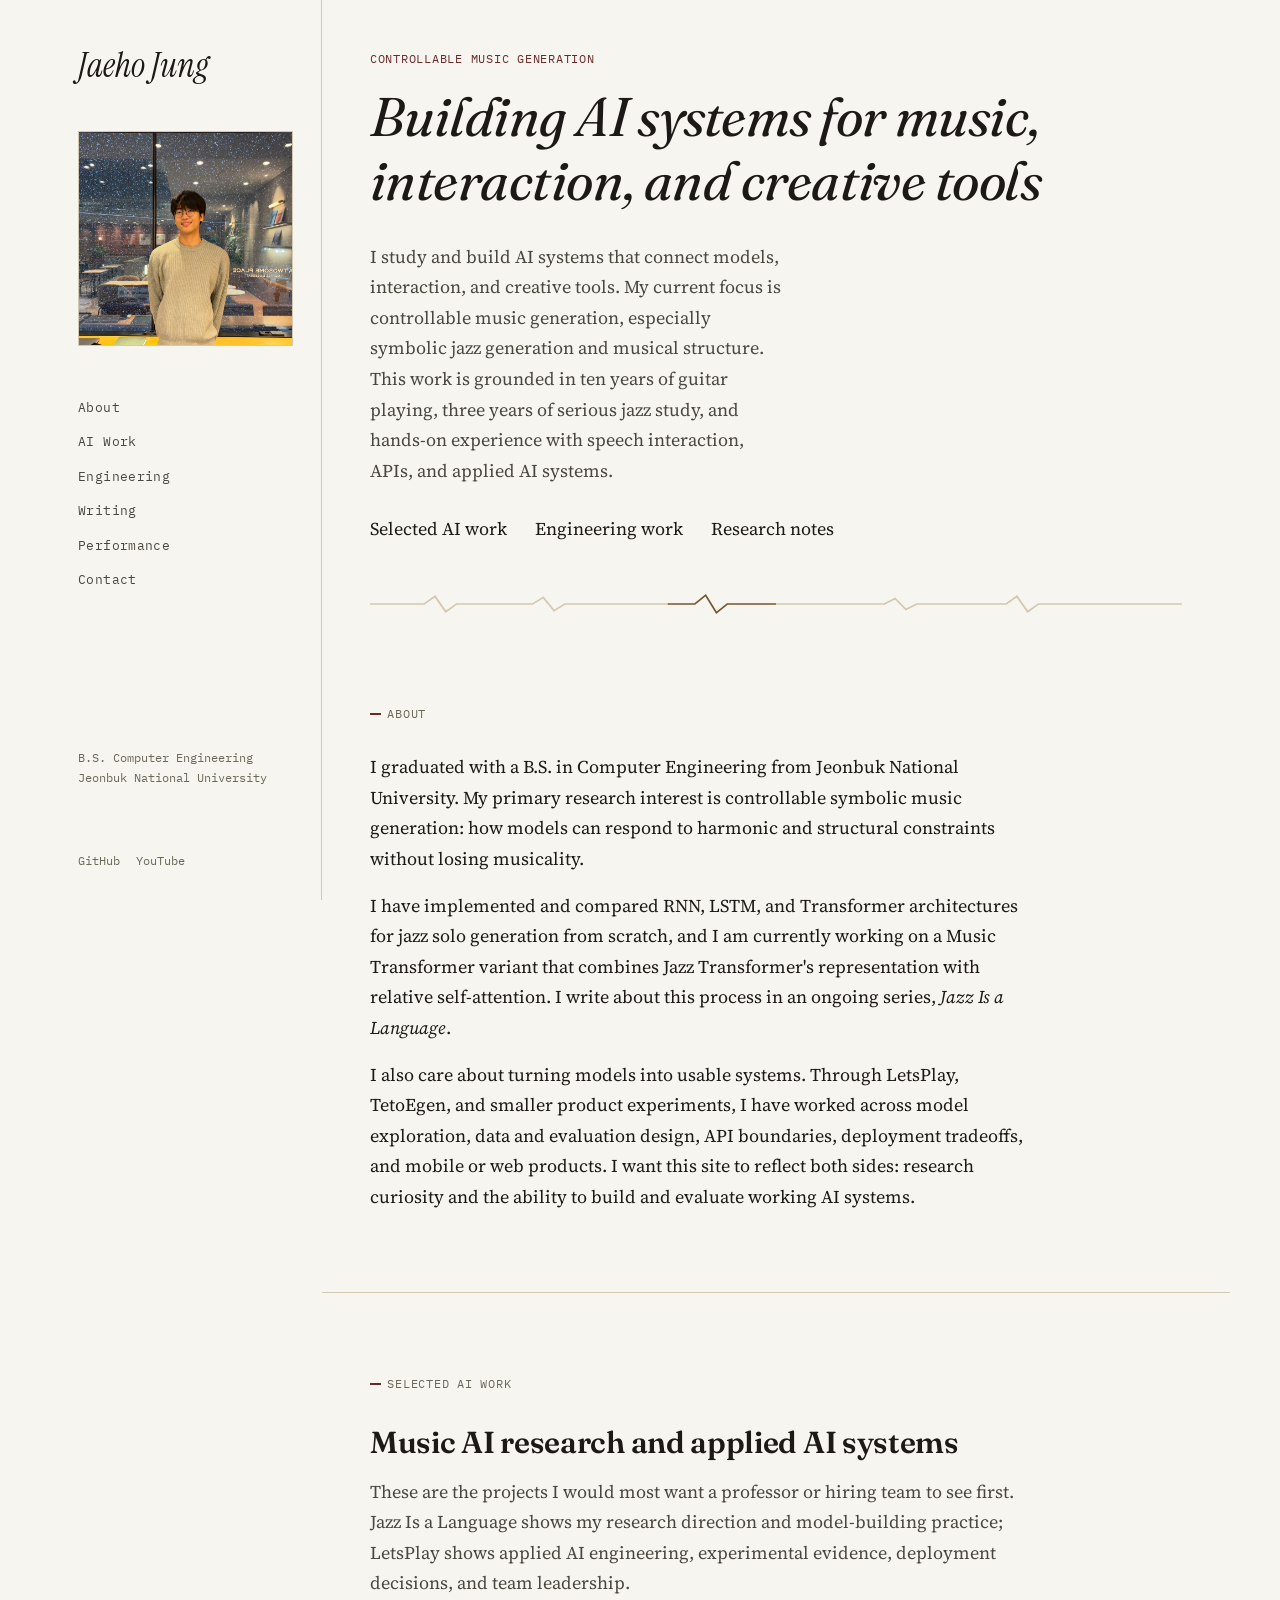
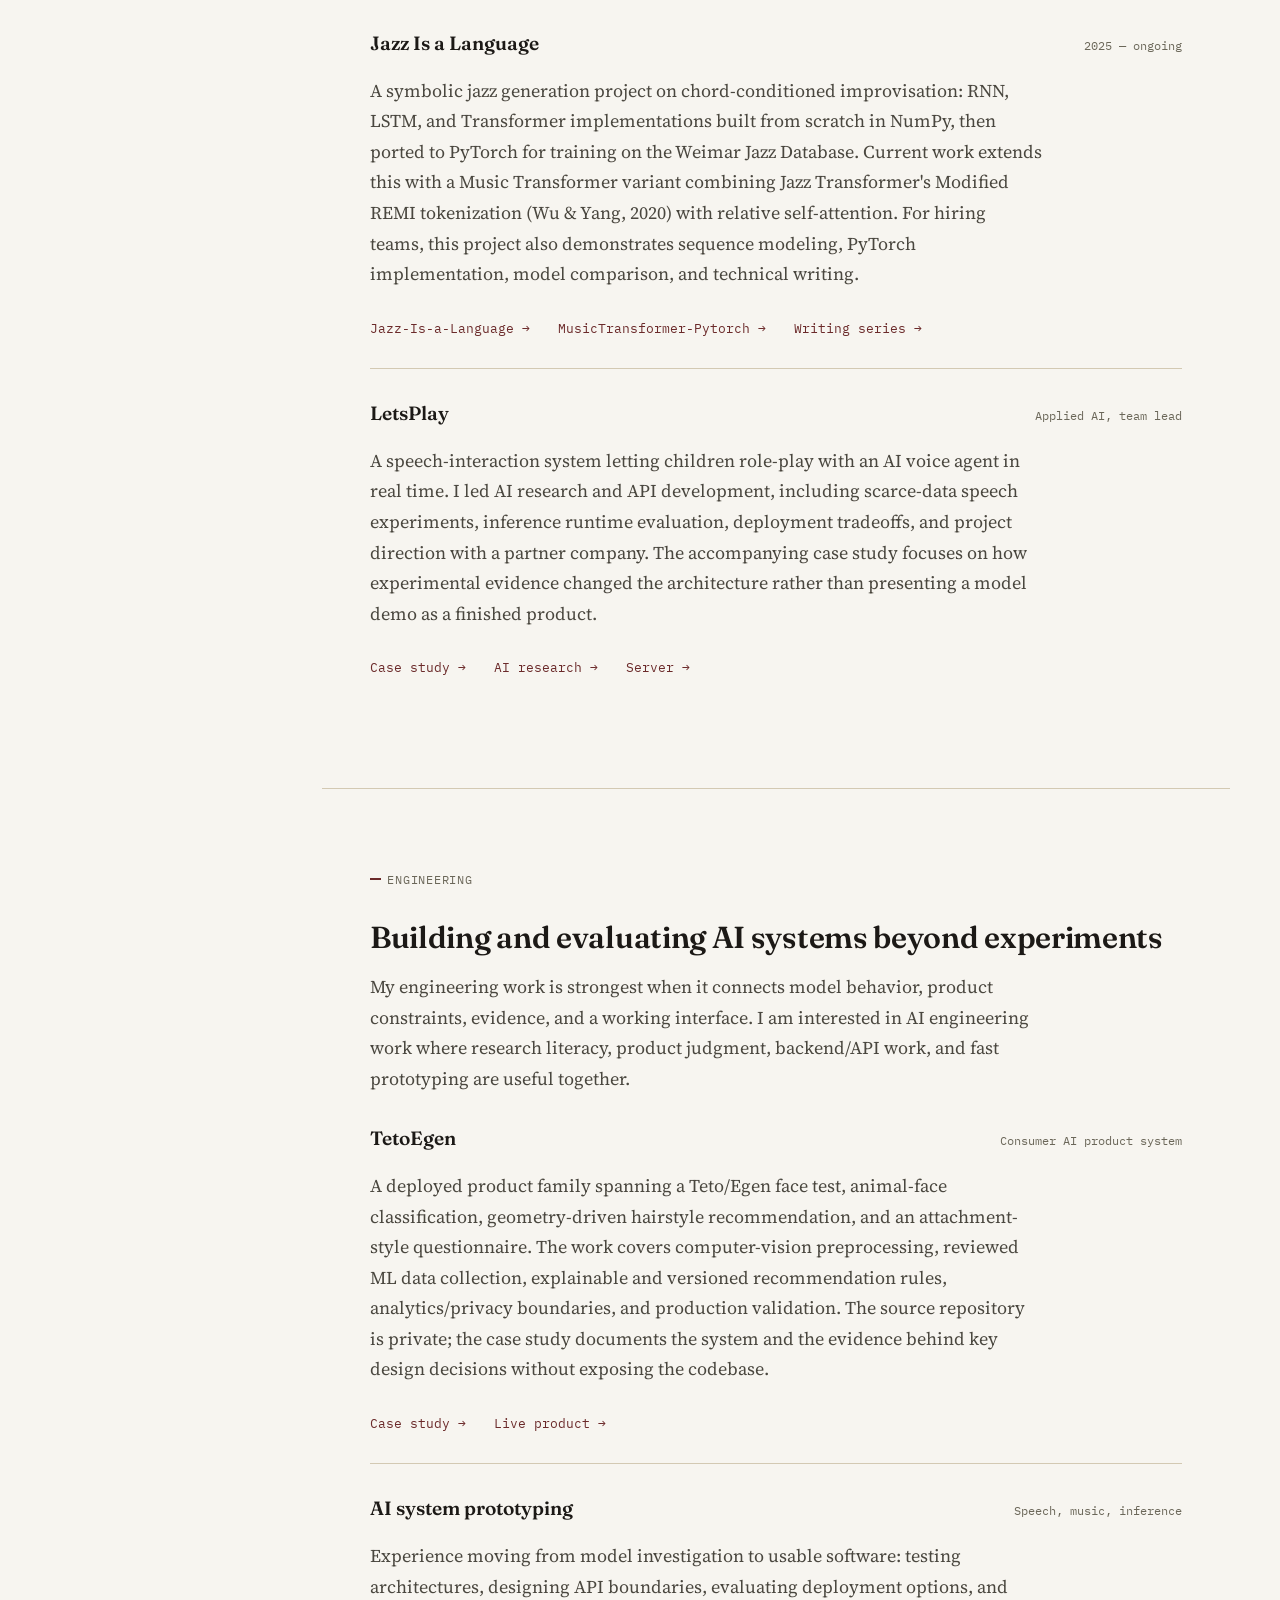
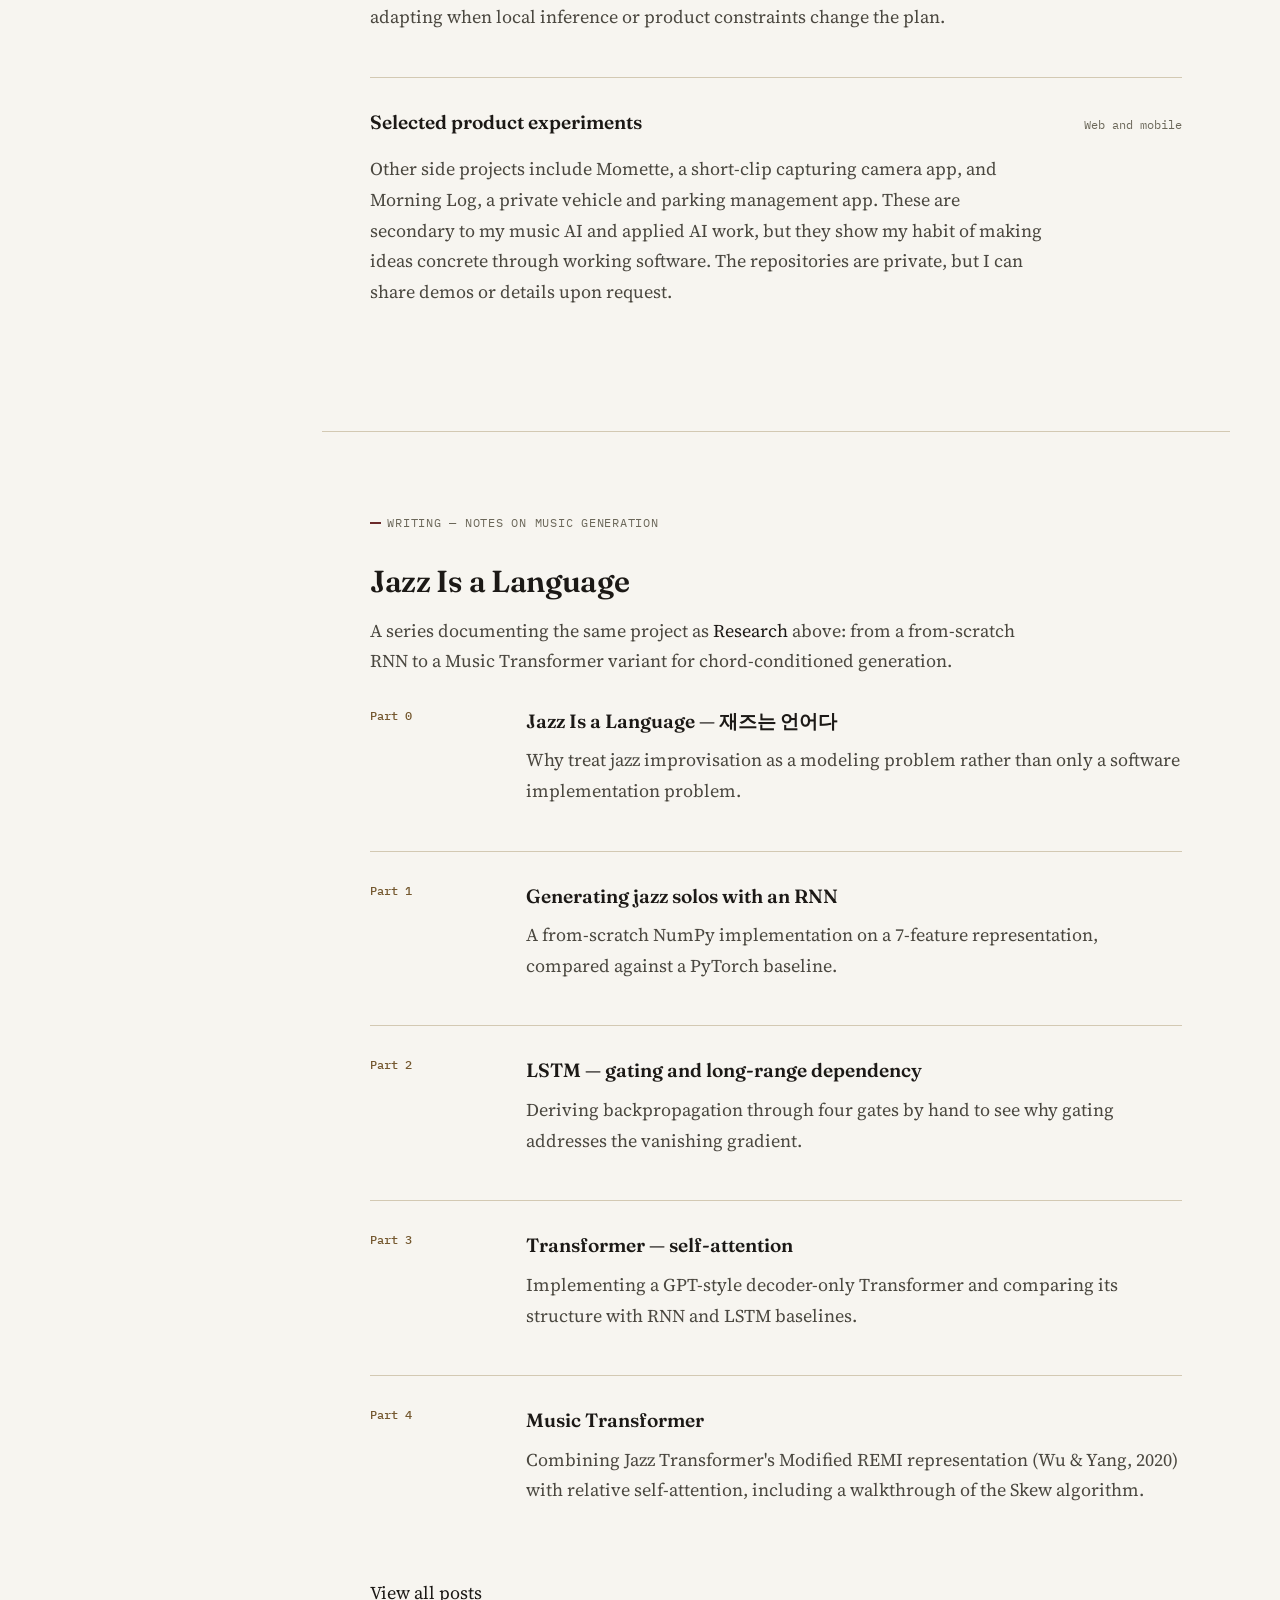
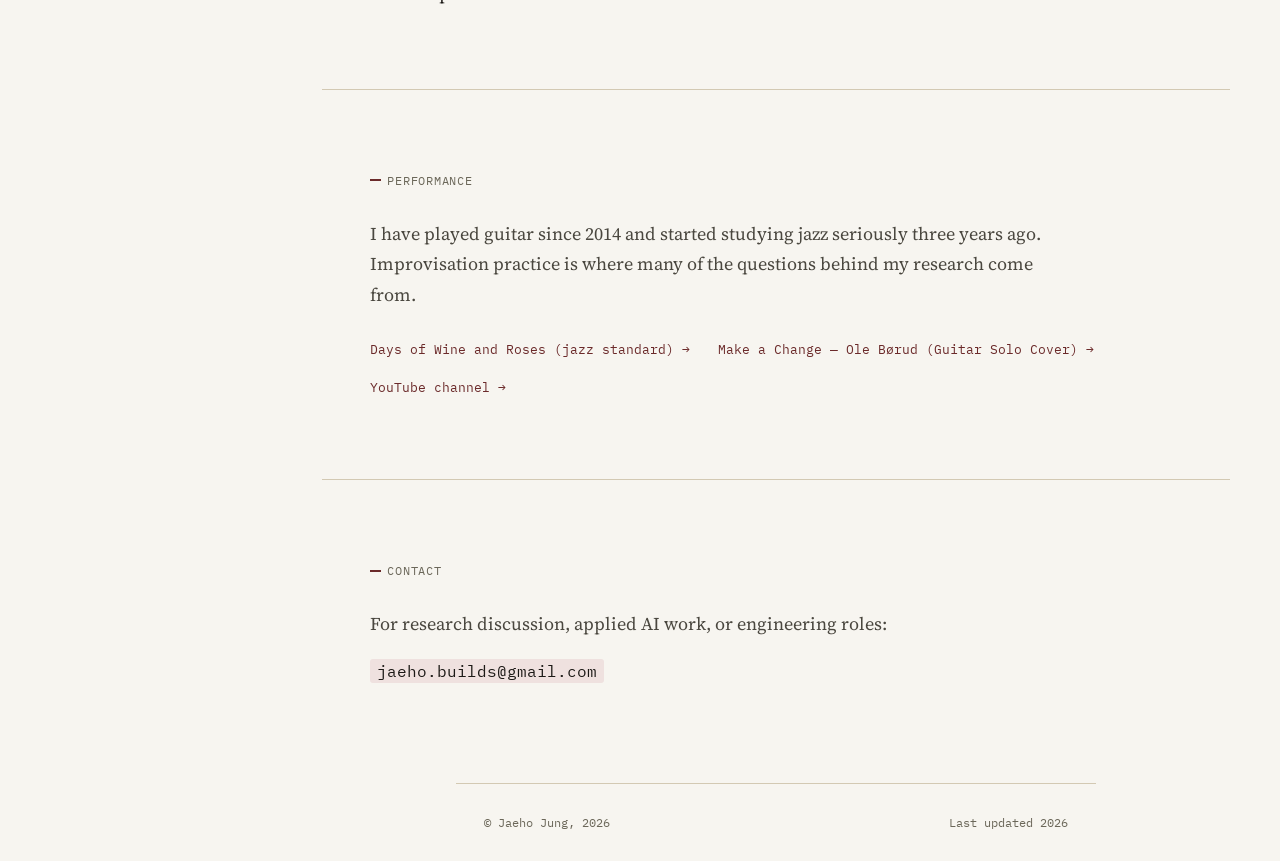
<file: index.html>
<!DOCTYPE html>
<html lang="en">
  <head>
    <meta charset="UTF-8" />
    <meta name="viewport" content="width=device-width, initial-scale=1.0" />
    <meta
      name="description"
      content="Jaeho Jung studies and builds AI systems that connect models, interaction, and creative tools, with a current focus on controllable music generation."
    />
    <title>Jaeho Jung</title>
    <link rel="shortcut icon" href="img/favicon.ico" type="image/x-icon" />
    <link rel="stylesheet" href="css/main.css" />
    <link rel="stylesheet" href="css/media.css" />
  </head>

  <body class="site">
    <div class="layout">
      <aside class="rail">
        <a href="#home" class="logo">Jaeho Jung</a>

        <figure class="rail-photo">
          <img src="img/hero/IMG_9250.JPG" alt="Portrait of Jaeho Jung" />
        </figure>

        <nav class="nav" aria-label="Primary navigation">
          <a href="#about" class="nav-link">About</a>
          <a href="#projects" class="nav-link">AI Work</a>
          <a href="#engineering" class="nav-link">Engineering</a>
          <a href="#writing" class="nav-link">Writing</a>
          <a href="#performance" class="nav-link">Performance</a>
          <a href="#contact" class="nav-link">Contact</a>
        </nav>

        <p class="rail-meta">
          B.S. Computer Engineering<br />
          Jeonbuk National University
        </p>
        <div class="rail-links">
          <a href="https://github.com/Jaeho-Jung">GitHub</a>
          <a href="https://www.youtube.com/@JaehoJung">YouTube</a>
        </div>
      </aside>

      <div class="content">
    <main>
      <!-- HERO: single confident column — meta/nav now live in the rail -->
      <section id="home" class="hero">
        <div class="wrap">
          <p class="eyebrow">Controllable music generation</p>
          <h1 class="thesis">
            Building AI systems for music, interaction, and creative tools
          </h1>
          <p class="hero-sub">
            I study and build AI systems that connect models, interaction, and
            creative tools. My current focus is controllable music generation,
            especially symbolic jazz generation and musical structure. This
            work is grounded in ten years of guitar playing, three years of
            serious jazz study, and hands-on experience with speech
            interaction, APIs, and applied AI systems.
          </p>
          <div class="text-links">
            <a href="#projects">Selected AI work</a>
            <a href="#engineering">Engineering work</a>
            <a href="#writing">Research notes</a>
          </div>
        </div>
      </section>

      <!-- Signature waveform: used exactly once -->
      <svg class="waveform" viewBox="0 0 600 20" preserveAspectRatio="none" aria-hidden="true">
        <path d="M0,10 L40,10 L48,3 L56,17 L64,10 L120,10 L128,4 L136,16 L144,10 L220,10" />
        <path class="accent-tick" d="M220,10 L240,10 L248,2 L256,18 L264,10 L300,10" />
        <path d="M300,10 L380,10 L388,5 L396,15 L404,10 L470,10 L478,3 L486,17 L494,10 L600,10" />
      </svg>

      <section id="about" class="about">
        <div class="wrap">
          <p class="section-label">About</p>
          <div class="prose">
            <p>
              I graduated with a B.S. in Computer Engineering from Jeonbuk
              National University. My primary research interest is controllable
              symbolic music generation: how models can respond to harmonic
              and structural constraints without losing musicality.
            </p>
            <p>
              I have implemented and compared RNN, LSTM, and Transformer
              architectures for jazz solo generation from scratch, and I am
              currently working on a Music Transformer variant that combines
              Jazz Transformer's representation with relative self-attention.
              I write about this process in an ongoing series,
              <em>Jazz Is a Language</em>.
            </p>
            <p>
              I also care about turning models into usable systems. Through
              LetsPlay, TetoEgen, and smaller product experiments, I have worked
              across model exploration, data and evaluation design, API boundaries,
              deployment tradeoffs, and mobile or web products. I want this site
              to reflect both sides: research curiosity and the ability to build
              and evaluate working AI systems.
            </p>
          </div>
        </div>
      </section>

      <section id="projects" class="projects">
        <div class="wrap">
          <p class="section-label">Selected AI Work</p>
          <h2 class="title">Music AI research and applied AI systems</h2>
          <p class="series-sub">
            These are the projects I would most want a professor or hiring
            team to see first. Jazz Is a Language shows my research direction
            and model-building practice; LetsPlay shows applied AI engineering,
            experimental evidence, deployment decisions, and team leadership.
          </p>

          <div class="entry-list">
            <article class="entry">
              <div class="entry-head">
                <h3 class="entry-title">Jazz Is a Language</h3>
                <span class="entry-meta">2025 — ongoing</span>
              </div>
              <p class="entry-body">
                A symbolic jazz generation project on chord-conditioned
                improvisation: RNN, LSTM, and Transformer implementations
                built from scratch in NumPy, then ported to PyTorch for
                training on the Weimar Jazz Database. Current work extends
                this with a Music Transformer variant combining Jazz
                Transformer's Modified REMI tokenization (Wu &amp; Yang, 2020)
                with relative self-attention. For hiring teams, this project
                also demonstrates sequence modeling, PyTorch implementation,
                model comparison, and technical writing.
              </p>
              <div class="entry-links">
                <a href="https://github.com/Jaeho-Jung/Jazz-Is-a-Language"
                  >Jazz-Is-a-Language →</a
                >
                <a href="https://github.com/Jaeho-Jung/MusicTransformer-Pytorch"
                  >MusicTransformer-Pytorch →</a
                >
                <a href="#writing">Writing series →</a>
              </div>
            </article>

            <article class="entry">
              <div class="entry-head">
                <h3 class="entry-title">LetsPlay</h3>
                <span class="entry-meta">Applied AI, team lead</span>
              </div>
              <p class="entry-body">
                A speech-interaction system letting children role-play with an
                AI voice agent in real time. I led AI research and API
                development, including scarce-data speech experiments, inference
                runtime evaluation, deployment tradeoffs, and project direction
                with a partner company. The accompanying case study focuses on
                how experimental evidence changed the architecture rather than
                presenting a model demo as a finished product.
              </p>
              <div class="entry-links">
                <a href="case-studies/infant-speech-asr.html">Case study →</a>
                <a href="https://github.com/Jaeho-Jung/LetsPlay-ai-research"
                  >AI research →</a
                >
                <a href="https://github.com/Jaeho-Jung/LetsPlay-server"
                  >Server →</a
                >
              </div>
            </article>
          </div>
        </div>
      </section>

      <section id="engineering" class="engineering">
        <div class="wrap">
          <p class="section-label">Engineering</p>
          <h2 class="title">Building and evaluating AI systems beyond experiments</h2>
          <p class="series-sub">
            My engineering work is strongest when it connects model behavior,
            product constraints, evidence, and a working interface. I am interested
            in AI engineering work where research literacy, product judgment,
            backend/API work, and fast prototyping are useful together.
          </p>

          <div class="entry-list">
            <article class="entry">
              <div class="entry-head">
                <h3 class="entry-title">TetoEgen</h3>
                <span class="entry-meta">Consumer AI product system</span>
              </div>
              <p class="entry-body">
                A deployed product family spanning a Teto/Egen face test,
                animal-face classification, geometry-driven hairstyle
                recommendation, and an attachment-style questionnaire. The work
                covers computer-vision preprocessing, reviewed ML data collection,
                explainable and versioned recommendation rules, analytics/privacy
                boundaries, and production validation. The source repository is
                private; the case study documents the system and the evidence
                behind key design decisions without exposing the codebase.
              </p>
              <div class="entry-links">
                <a href="case-studies/tetoegen.html">Case study →</a>
                <a href="https://tetoegen.kr" target="_blank" rel="noreferrer">Live product →</a>
              </div>
            </article>

            <article class="entry">
              <div class="entry-head">
                <h3 class="entry-title">AI system prototyping</h3>
                <span class="entry-meta">Speech, music, inference</span>
              </div>
              <p class="entry-body">
                Experience moving from model investigation to usable software:
                testing architectures, designing API boundaries, evaluating
                deployment options, and adapting when local inference or product
                constraints change the plan.
              </p>
            </article>

            <article class="entry">
              <div class="entry-head">
                <h3 class="entry-title">Selected product experiments</h3>
                <span class="entry-meta">Web and mobile</span>
              </div>
              <p class="entry-body">
                Other side projects include Momette, a short-clip capturing camera
                app, and Morning Log, a private vehicle and parking management app.
                These are secondary to my music AI and applied AI work, but they
                show my habit of making ideas concrete through working software.
                The repositories are private, but I can share demos or details upon
                request.
              </p>
            </article>
          </div>
        </div>
      </section>

      <section id="writing" class="writing">
        <div class="wrap">
          <p class="section-label">Writing — Notes on Music Generation</p>
          <h2 class="title">Jazz Is a Language</h2>
          <p class="series-sub">
            A series documenting the same project as
            <a href="#projects">Research</a> above: from a from-scratch RNN to
            a Music Transformer variant for chord-conditioned generation.
          </p>
          <div class="writing-list">
            <article class="writing-item">
              <span class="writing-date">Part 0</span>
              <div>
                <h3 class="writing-title">
                  <a href="posts/00_intro.html"
                    >Jazz Is a Language — 재즈는 언어다</a
                  >
                </h3>
                <p class="writing-excerpt">
                  Why treat jazz improvisation as a modeling problem rather
                  than only a software implementation problem.
                </p>
              </div>
            </article>
            <article class="writing-item">
              <span class="writing-date">Part 1</span>
              <div>
                <h3 class="writing-title">
                  <a href="posts/01_rnn.html"
                    >Generating jazz solos with an RNN</a
                  >
                </h3>
                <p class="writing-excerpt">
                  A from-scratch NumPy implementation on a 7-feature
                  representation, compared against a PyTorch baseline.
                </p>
              </div>
            </article>
            <article class="writing-item">
              <span class="writing-date">Part 2</span>
              <div>
                <h3 class="writing-title">
                  <a href="posts/02_lstm.html"
                    >LSTM — gating and long-range dependency</a
                  >
                </h3>
                <p class="writing-excerpt">
                  Deriving backpropagation through four gates by hand to see
                  why gating addresses the vanishing gradient.
                </p>
              </div>
            </article>
            <article class="writing-item">
              <span class="writing-date">Part 3</span>
              <div>
                <h3 class="writing-title">
                  <a href="posts/03_transformer.html"
                    >Transformer — self-attention</a
                  >
                </h3>
                <p class="writing-excerpt">
                  Implementing a GPT-style decoder-only Transformer and
                  comparing its structure with RNN and LSTM baselines.
                </p>
              </div>
            </article>
            <article class="writing-item">
              <span class="writing-date">Part 4</span>
              <div>
                <h3 class="writing-title">
                  <a href="posts/04_music_transformer.html">Music Transformer</a>
                </h3>
                <p class="writing-excerpt">
                  Combining Jazz Transformer's Modified REMI representation
                  (Wu &amp; Yang, 2020) with relative self-attention, including
                  a walkthrough of the Skew algorithm.
                </p>
              </div>
            </article>
          </div>
          <div class="text-links">
            <a href="posts/index.html">View all posts</a>
          </div>
        </div>
      </section>

      <section id="performance" class="performance">
        <div class="wrap">
          <p class="section-label">Performance</p>
          <p class="performance-note">
            I have played guitar since 2014 and started studying jazz
            seriously three years ago. Improvisation practice is where many of
            the questions behind my research come from.
          </p>
          <div class="performance-links">
            <a href="https://www.youtube.com/watch?v=mQAPH1tGrxI"
              >Days of Wine and Roses (jazz standard) →</a
            >
            <a href="https://www.youtube.com/shorts/pHMalS-moms"
              >Make a Change — Ole Børud (Guitar Solo Cover) →</a
            >
            <a href="https://www.youtube.com/@JaehoJung">YouTube channel →</a>
          </div>
        </div>
      </section>

      <section id="contact" class="contact">
        <div class="wrap">
          <p class="section-label">Contact</p>
          <p class="contact-copy">
            For research discussion, applied AI work, or engineering roles:
          </p>
          <p>
            <a class="contact-email" href="mailto:jaeho.builds@gmail.com"
              >jaeho.builds@gmail.com</a
            >
          </p>
        </div>
      </section>
    </main>

    <footer class="wrap footer">
      <span>© Jaeho Jung, 2026</span>
      <span>Last updated 2026</span>
    </footer>
      </div>
    </div>

    <script type="module" src="js/main.js"></script>
  </body>
</html>
</file>
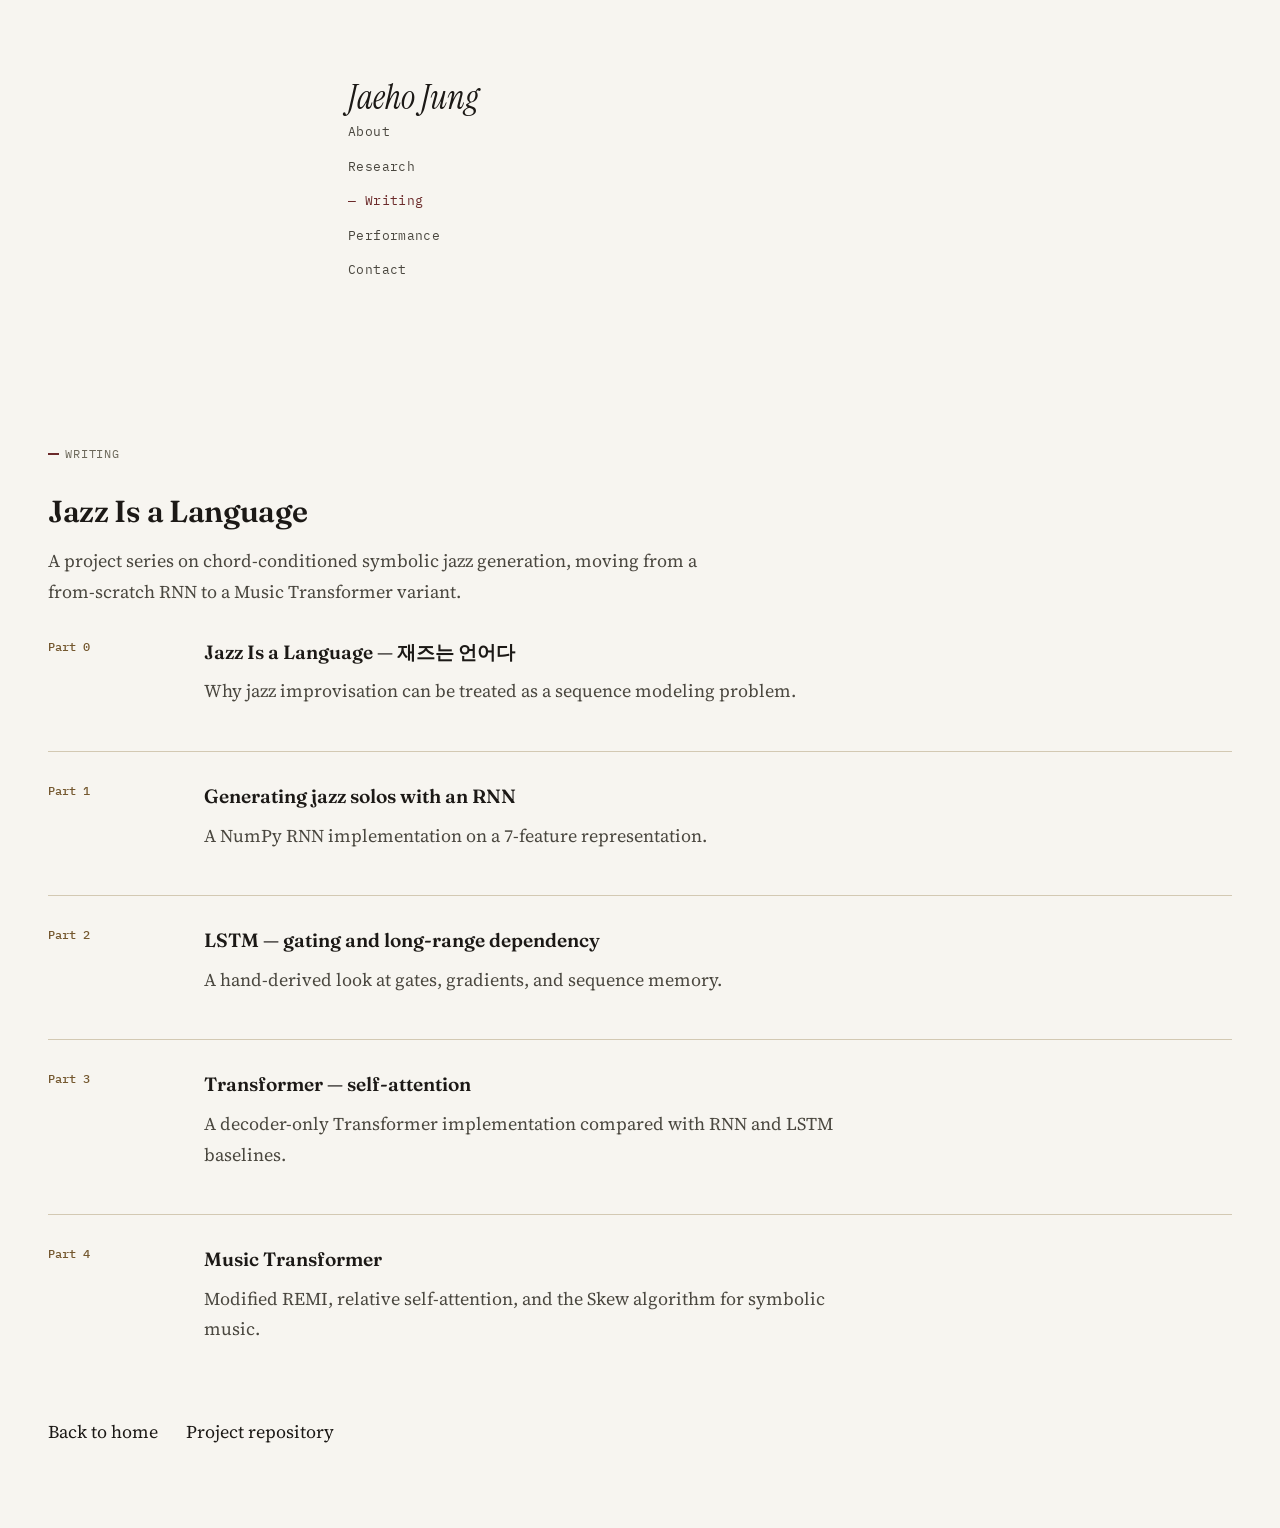
<file: posts/index.html>
<!DOCTYPE html>
<html lang="en">
  <head>
    <meta charset="UTF-8" />
    <meta name="viewport" content="width=device-width, initial-scale=1.0" />
    <meta
      name="description"
      content="Writing series for Jazz Is a Language, Jaeho Jung's chord-conditioned symbolic jazz generation project."
    />
    <title>Jazz Is a Language — Writing Series</title>
    <link rel="stylesheet" href="../css/main.css" />
    <link rel="stylesheet" href="../css/media.css" />
  </head>
  <body>
    <header class="header">
      <div class="wrap header-wrap">
        <a href="../index.html#home" class="logo">Jaeho Jung</a>
        <nav class="nav" aria-label="Primary navigation">
          <a href="../index.html#about" class="nav-link">About</a>
          <a href="../index.html#projects" class="nav-link">Research</a>
          <a href="../index.html#writing" class="nav-link active">Writing</a>
          <a href="../index.html#performance" class="nav-link">Performance</a>
          <a href="../index.html#contact" class="nav-link">Contact</a>
        </nav>
      </div>
    </header>

    <main>
      <section class="writing">
        <div class="wrap">
          <p class="section-label">Writing</p>
          <h1 class="title">Jazz Is a Language</h1>
          <p class="series-sub">
            A project series on chord-conditioned symbolic jazz generation,
            moving from a from-scratch RNN to a Music Transformer variant.
          </p>

          <div class="writing-list">
            <article class="writing-item">
              <span class="writing-date">Part 0</span>
              <div>
                <h2 class="writing-title">
                  <a href="00_intro.html">Jazz Is a Language — 재즈는 언어다</a>
                </h2>
                <p class="writing-excerpt">
                  Why jazz improvisation can be treated as a sequence modeling
                  problem.
                </p>
              </div>
            </article>

            <article class="writing-item">
              <span class="writing-date">Part 1</span>
              <div>
                <h2 class="writing-title">
                  <a href="01_rnn.html">Generating jazz solos with an RNN</a>
                </h2>
                <p class="writing-excerpt">
                  A NumPy RNN implementation on a 7-feature representation.
                </p>
              </div>
            </article>

            <article class="writing-item">
              <span class="writing-date">Part 2</span>
              <div>
                <h2 class="writing-title">
                  <a href="02_lstm.html"
                    >LSTM — gating and long-range dependency</a
                  >
                </h2>
                <p class="writing-excerpt">
                  A hand-derived look at gates, gradients, and sequence memory.
                </p>
              </div>
            </article>

            <article class="writing-item">
              <span class="writing-date">Part 3</span>
              <div>
                <h2 class="writing-title">
                  <a href="03_transformer.html">Transformer — self-attention</a>
                </h2>
                <p class="writing-excerpt">
                  A decoder-only Transformer implementation compared with RNN
                  and LSTM baselines.
                </p>
              </div>
            </article>

            <article class="writing-item">
              <span class="writing-date">Part 4</span>
              <div>
                <h2 class="writing-title">
                  <a href="04_music_transformer.html">Music Transformer</a>
                </h2>
                <p class="writing-excerpt">
                  Modified REMI, relative self-attention, and the Skew
                  algorithm for symbolic music.
                </p>
              </div>
            </article>
          </div>

          <div class="text-links">
            <a href="../index.html#writing">Back to home</a>
            <a href="https://github.com/Jaeho-Jung/Jazz-Is-a-Language"
              >Project repository</a
            >
          </div>
        </div>
      </section>
    </main>
  </body>
</html>
</file>
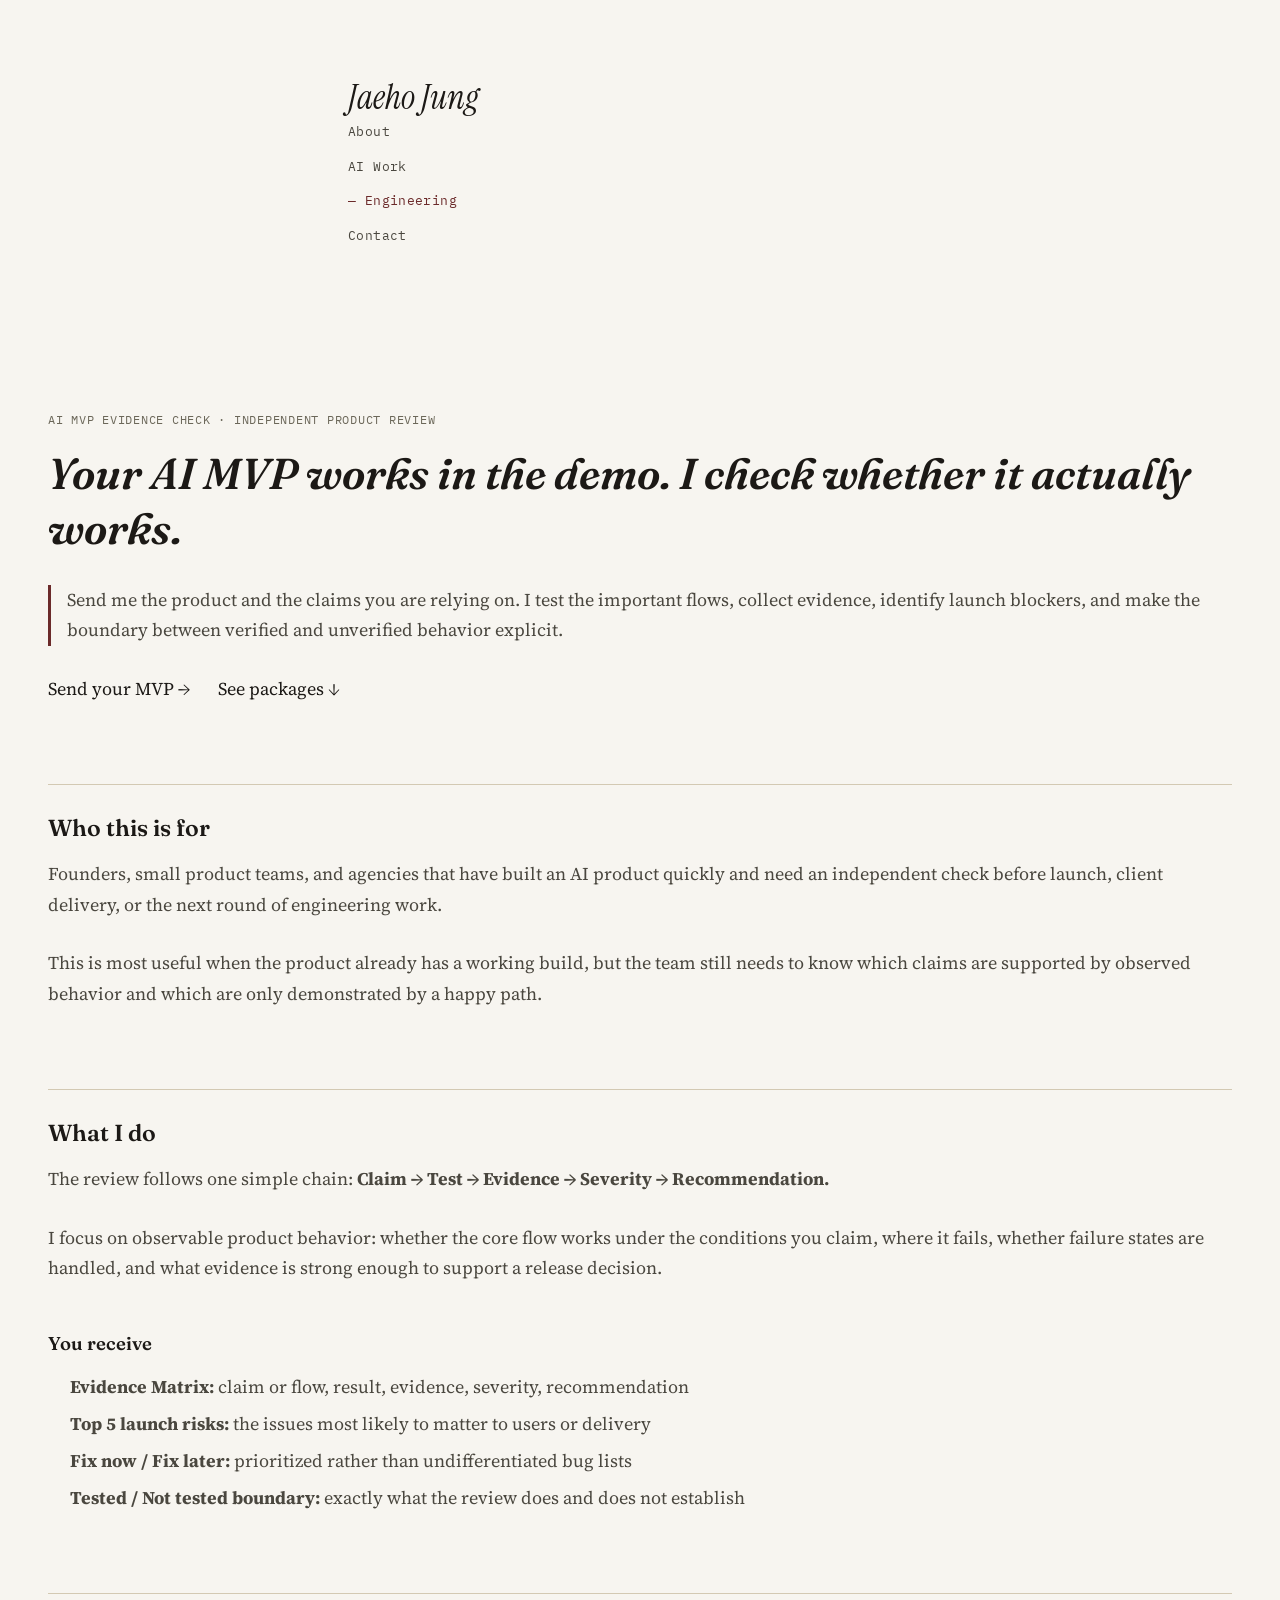
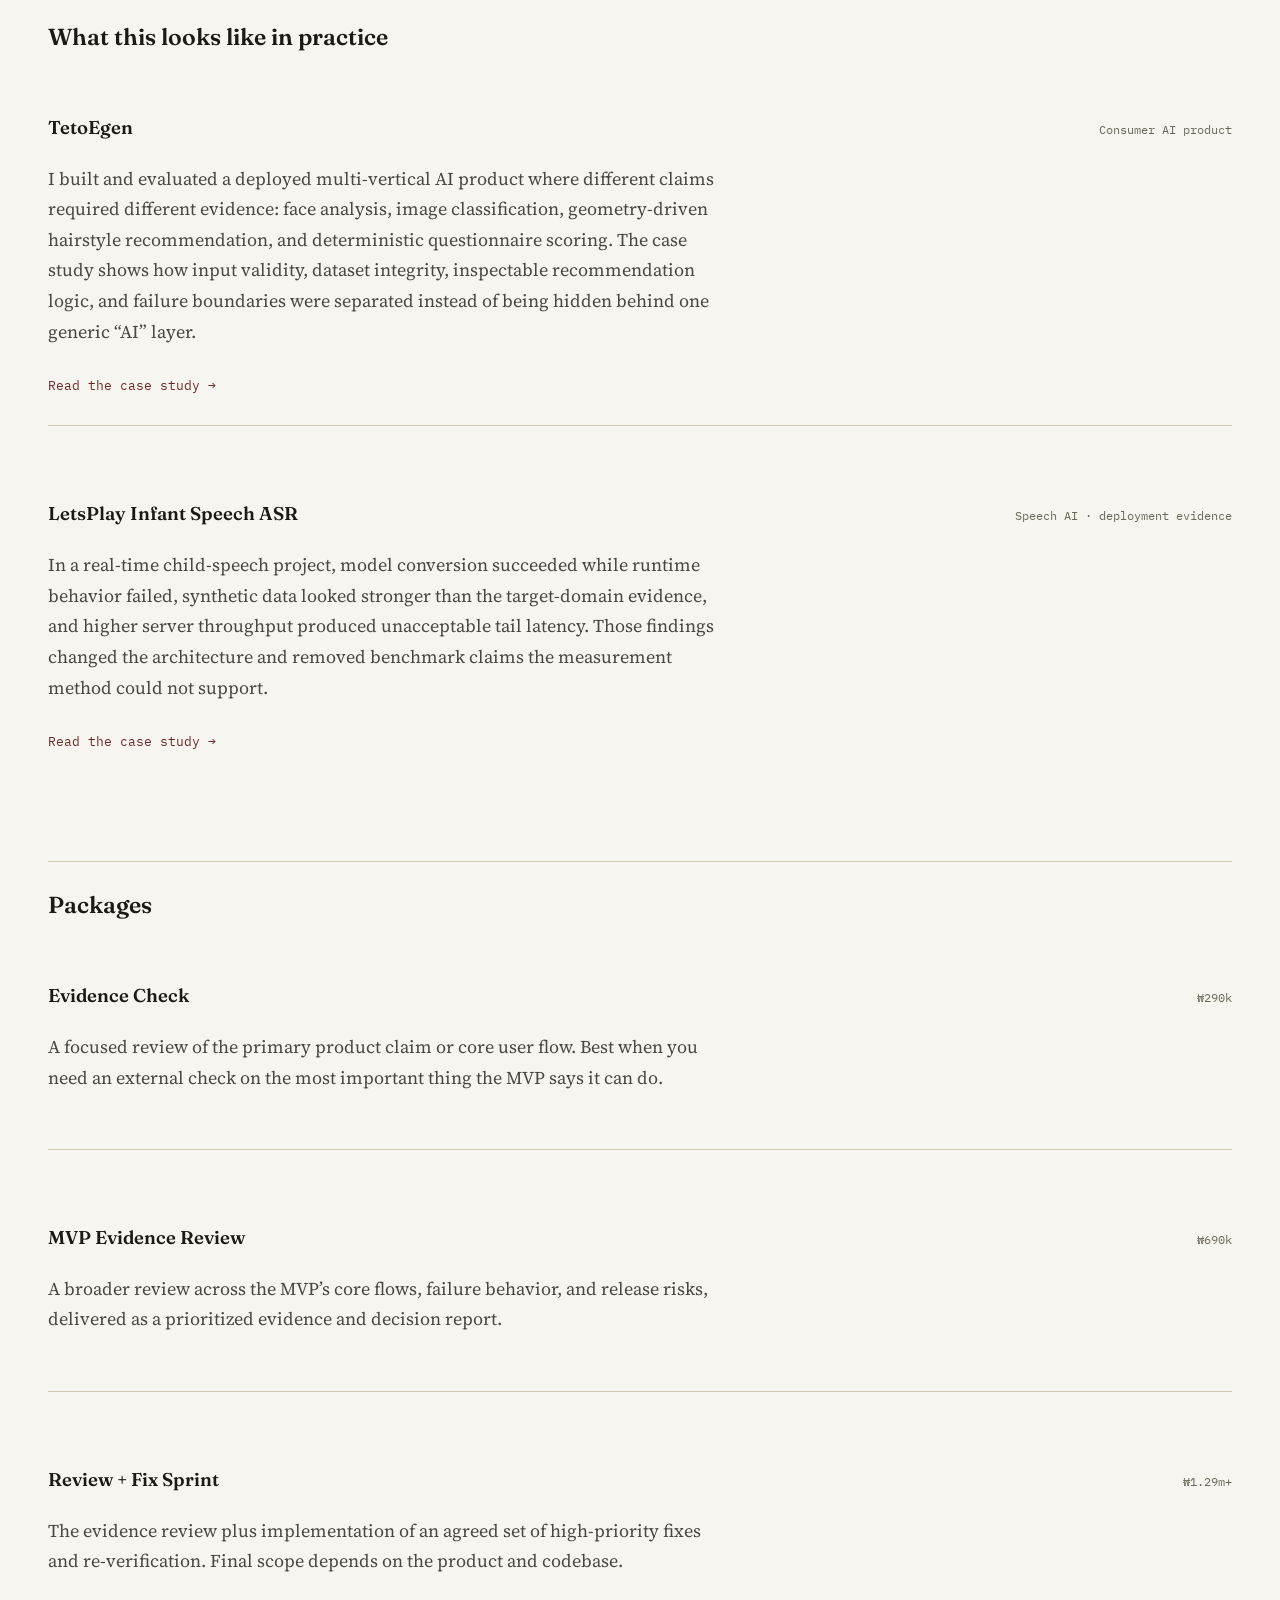
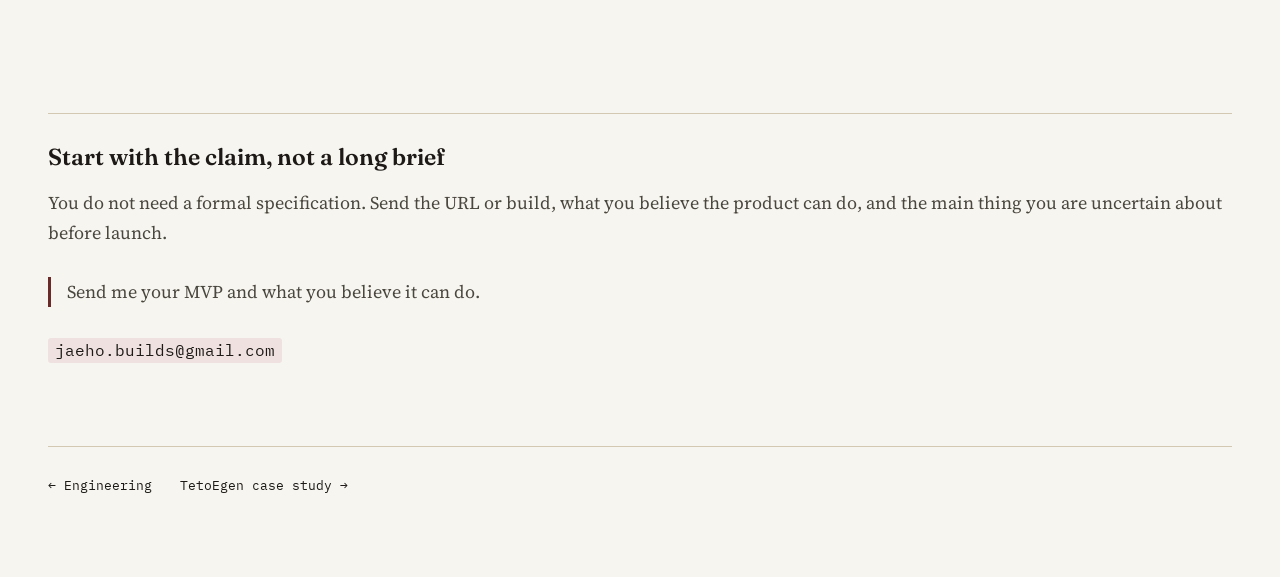
<file: ai-mvp-review.html>
<!DOCTYPE html>
<html lang="en">
  <head>
    <meta charset="UTF-8" />
    <meta name="viewport" content="width=device-width, initial-scale=1.0" />
    <meta
      name="description"
      content="Independent evidence review for AI-built MVPs: test product claims, document failures, identify launch blockers, and separate what was verified from what was not."
    />
    <title>AI MVP Evidence Check — Jaeho Jung</title>
    <link rel="shortcut icon" href="img/favicon.ico" type="image/x-icon" />
    <link rel="stylesheet" href="css/main.css" />
    <link rel="stylesheet" href="css/media.css" />
  </head>

  <body class="site">
    <header class="header">
      <div class="wrap header-wrap">
        <a href="index.html#home" class="logo">Jaeho Jung</a>
        <nav class="nav" aria-label="Primary navigation">
          <a href="index.html#about" class="nav-link">About</a>
          <a href="index.html#projects" class="nav-link">AI Work</a>
          <a href="index.html#engineering" class="nav-link active">Engineering</a>
          <a href="index.html#contact" class="nav-link">Contact</a>
        </nav>
      </div>
    </header>

    <main>
      <article class="post-page wrap">
        <div class="post-kicker">AI MVP Evidence Check · Independent product review</div>
        <div class="post-content">
          <h1>Your AI MVP works in the demo. I check whether it actually works.</h1>

          <blockquote>
            <p>
              Send me the product and the claims you are relying on. I test the important
              flows, collect evidence, identify launch blockers, and make the boundary
              between verified and unverified behavior explicit.
            </p>
          </blockquote>

          <div class="text-links">
            <a href="mailto:jaeho.builds@gmail.com?subject=AI%20MVP%20Evidence%20Check&amp;body=Product%20URL%20or%20build%3A%0A%0AWhat%20we%20believe%20it%20can%20do%3A%0A%0AMain%20concern%20before%20launch%3A%0A">Send your MVP →</a>
            <a href="#packages">See packages ↓</a>
          </div>

          <h2>Who this is for</h2>
          <p>
            Founders, small product teams, and agencies that have built an AI product
            quickly and need an independent check before launch, client delivery, or the
            next round of engineering work.
          </p>
          <p>
            This is most useful when the product already has a working build, but the team
            still needs to know which claims are supported by observed behavior and which
            are only demonstrated by a happy path.
          </p>

          <h2>What I do</h2>
          <p>
            The review follows one simple chain:
            <strong>Claim → Test → Evidence → Severity → Recommendation.</strong>
          </p>
          <p>
            I focus on observable product behavior: whether the core flow works under the
            conditions you claim, where it fails, whether failure states are handled, and
            what evidence is strong enough to support a release decision.
          </p>

          <h3>You receive</h3>
          <ul>
            <li><strong>Evidence Matrix:</strong> claim or flow, result, evidence, severity, recommendation</li>
            <li><strong>Top 5 launch risks:</strong> the issues most likely to matter to users or delivery</li>
            <li><strong>Fix now / Fix later:</strong> prioritized rather than undifferentiated bug lists</li>
            <li><strong>Tested / Not tested boundary:</strong> exactly what the review does and does not establish</li>
          </ul>

          <h2>What this looks like in practice</h2>

          <div class="entry-list">
            <article class="entry">
              <div class="entry-head">
                <h3 class="entry-title">TetoEgen</h3>
                <span class="entry-meta">Consumer AI product</span>
              </div>
              <p class="entry-body">
                I built and evaluated a deployed multi-vertical AI product where different
                claims required different evidence: face analysis, image classification,
                geometry-driven hairstyle recommendation, and deterministic questionnaire
                scoring. The case study shows how input validity, dataset integrity,
                inspectable recommendation logic, and failure boundaries were separated
                instead of being hidden behind one generic “AI” layer.
              </p>
              <div class="entry-links">
                <a href="case-studies/tetoegen.html">Read the case study →</a>
              </div>
            </article>

            <article class="entry">
              <div class="entry-head">
                <h3 class="entry-title">LetsPlay Infant Speech ASR</h3>
                <span class="entry-meta">Speech AI · deployment evidence</span>
              </div>
              <p class="entry-body">
                In a real-time child-speech project, model conversion succeeded while runtime
                behavior failed, synthetic data looked stronger than the target-domain evidence,
                and higher server throughput produced unacceptable tail latency. Those findings
                changed the architecture and removed benchmark claims the measurement method
                could not support.
              </p>
              <div class="entry-links">
                <a href="case-studies/infant-speech-asr.html">Read the case study →</a>
              </div>
            </article>
          </div>

          <h2 id="packages">Packages</h2>

          <div class="entry-list">
            <article class="entry">
              <div class="entry-head">
                <h3 class="entry-title">Evidence Check</h3>
                <span class="entry-meta">₩290k</span>
              </div>
              <p class="entry-body">
                A focused review of the primary product claim or core user flow. Best when
                you need an external check on the most important thing the MVP says it can do.
              </p>
            </article>

            <article class="entry">
              <div class="entry-head">
                <h3 class="entry-title">MVP Evidence Review</h3>
                <span class="entry-meta">₩690k</span>
              </div>
              <p class="entry-body">
                A broader review across the MVP’s core flows, failure behavior, and release
                risks, delivered as a prioritized evidence and decision report.
              </p>
            </article>

            <article class="entry">
              <div class="entry-head">
                <h3 class="entry-title">Review + Fix Sprint</h3>
                <span class="entry-meta">₩1.29m+</span>
              </div>
              <p class="entry-body">
                The evidence review plus implementation of an agreed set of high-priority
                fixes and re-verification. Final scope depends on the product and codebase.
              </p>
            </article>
          </div>

          <h2>Start with the claim, not a long brief</h2>
          <p>
            You do not need a formal specification. Send the URL or build, what you believe
            the product can do, and the main thing you are uncertain about before launch.
          </p>

          <blockquote>
            <p>
              Send me your MVP and what you believe it can do.
            </p>
          </blockquote>

          <p>
            <a class="contact-email" href="mailto:jaeho.builds@gmail.com?subject=AI%20MVP%20Evidence%20Check&amp;body=Product%20URL%20or%20build%3A%0A%0AWhat%20we%20believe%20it%20can%20do%3A%0A%0AMain%20concern%20before%20launch%3A%0A">
              jaeho.builds@gmail.com
            </a>
          </p>

          <nav class="post-nav" aria-label="Page navigation">
            <a href="index.html#engineering">← Engineering</a>
            <a href="case-studies/tetoegen.html">TetoEgen case study →</a>
          </nav>
        </div>
      </article>
    </main>
  </body>
</html>
</file>
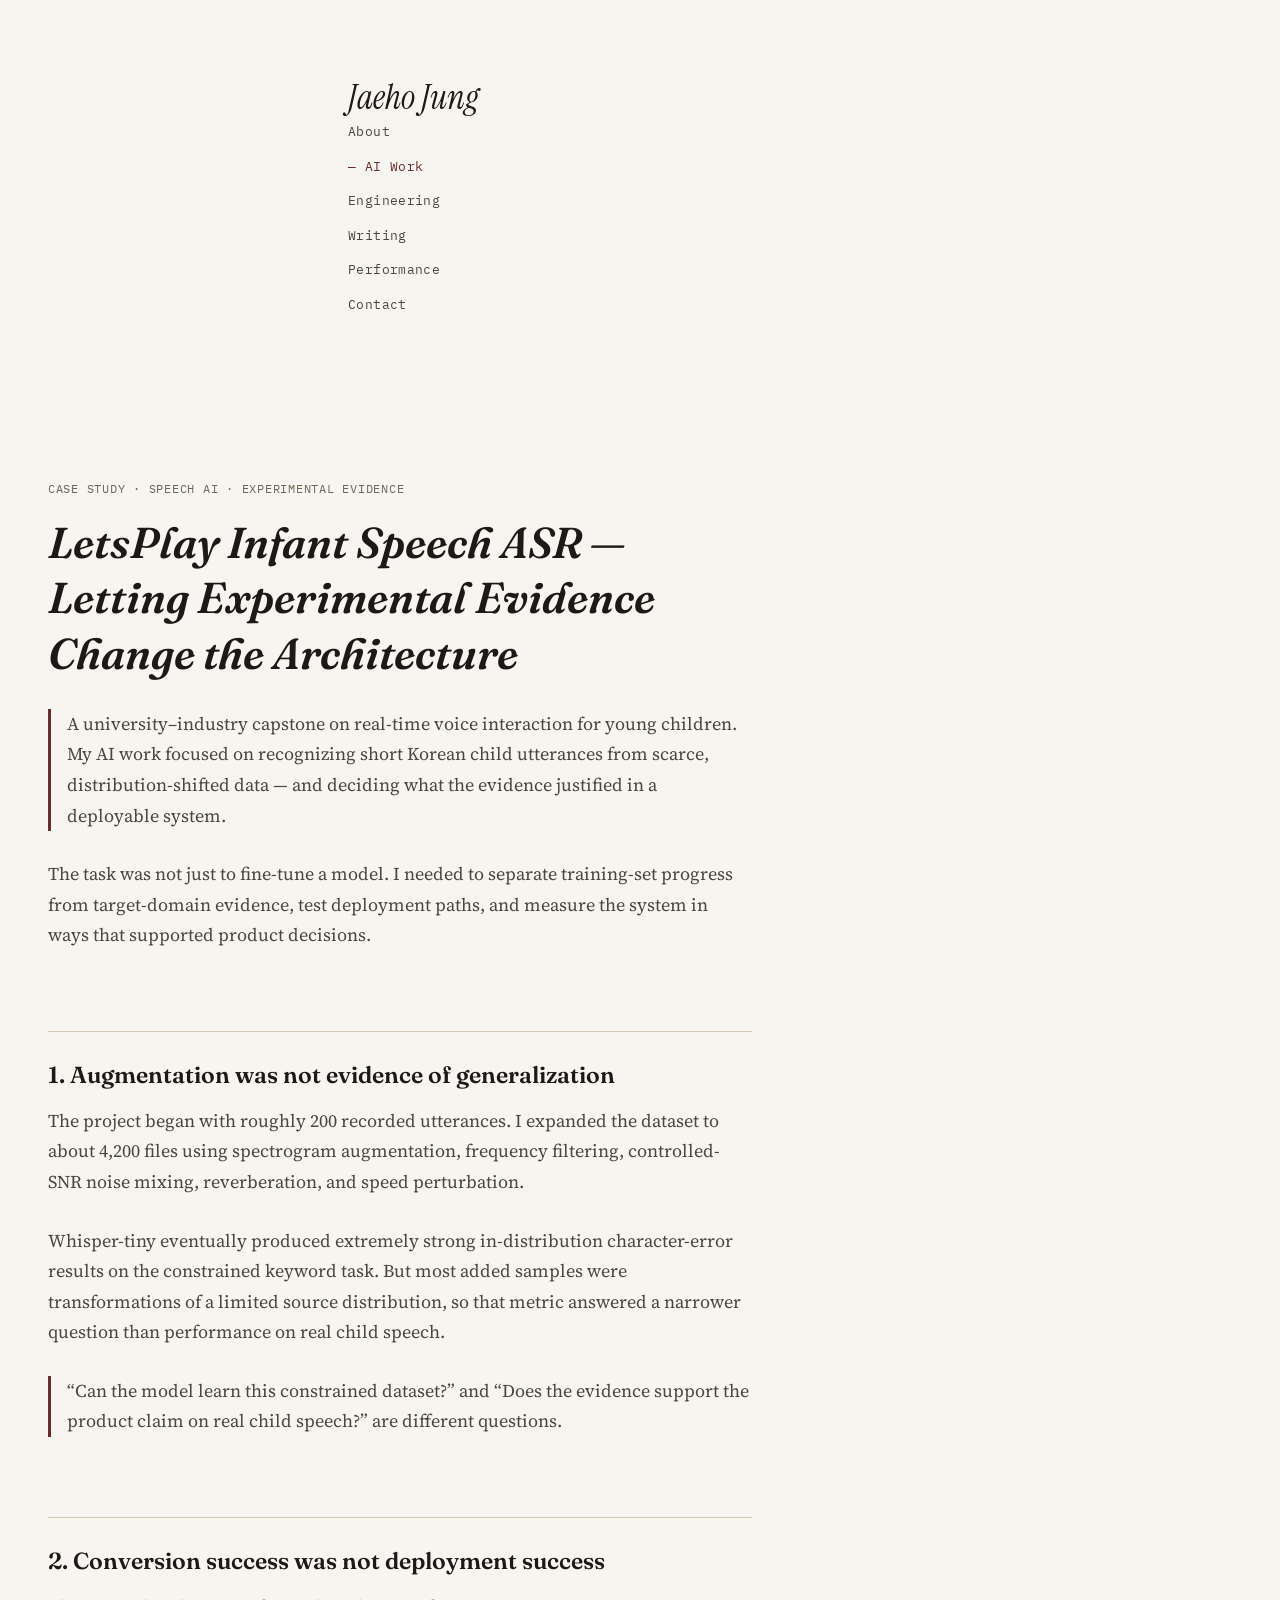
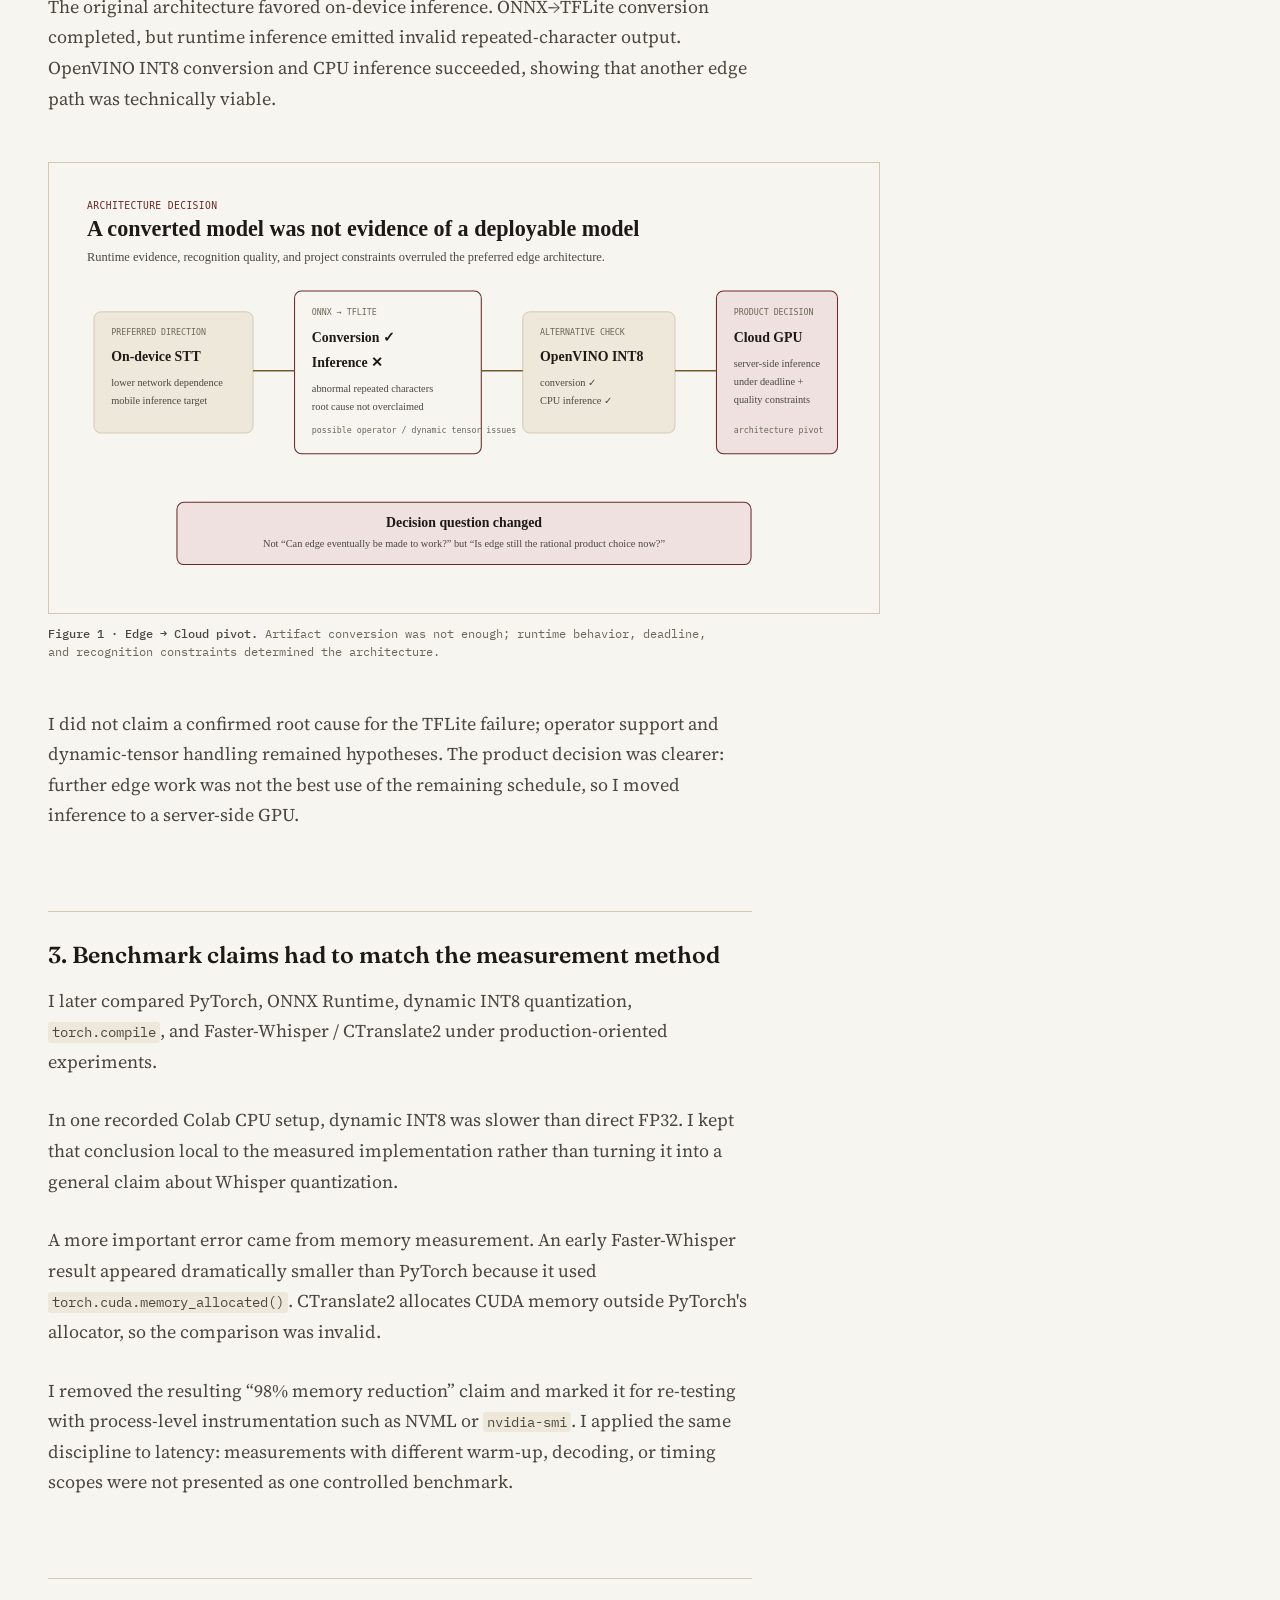
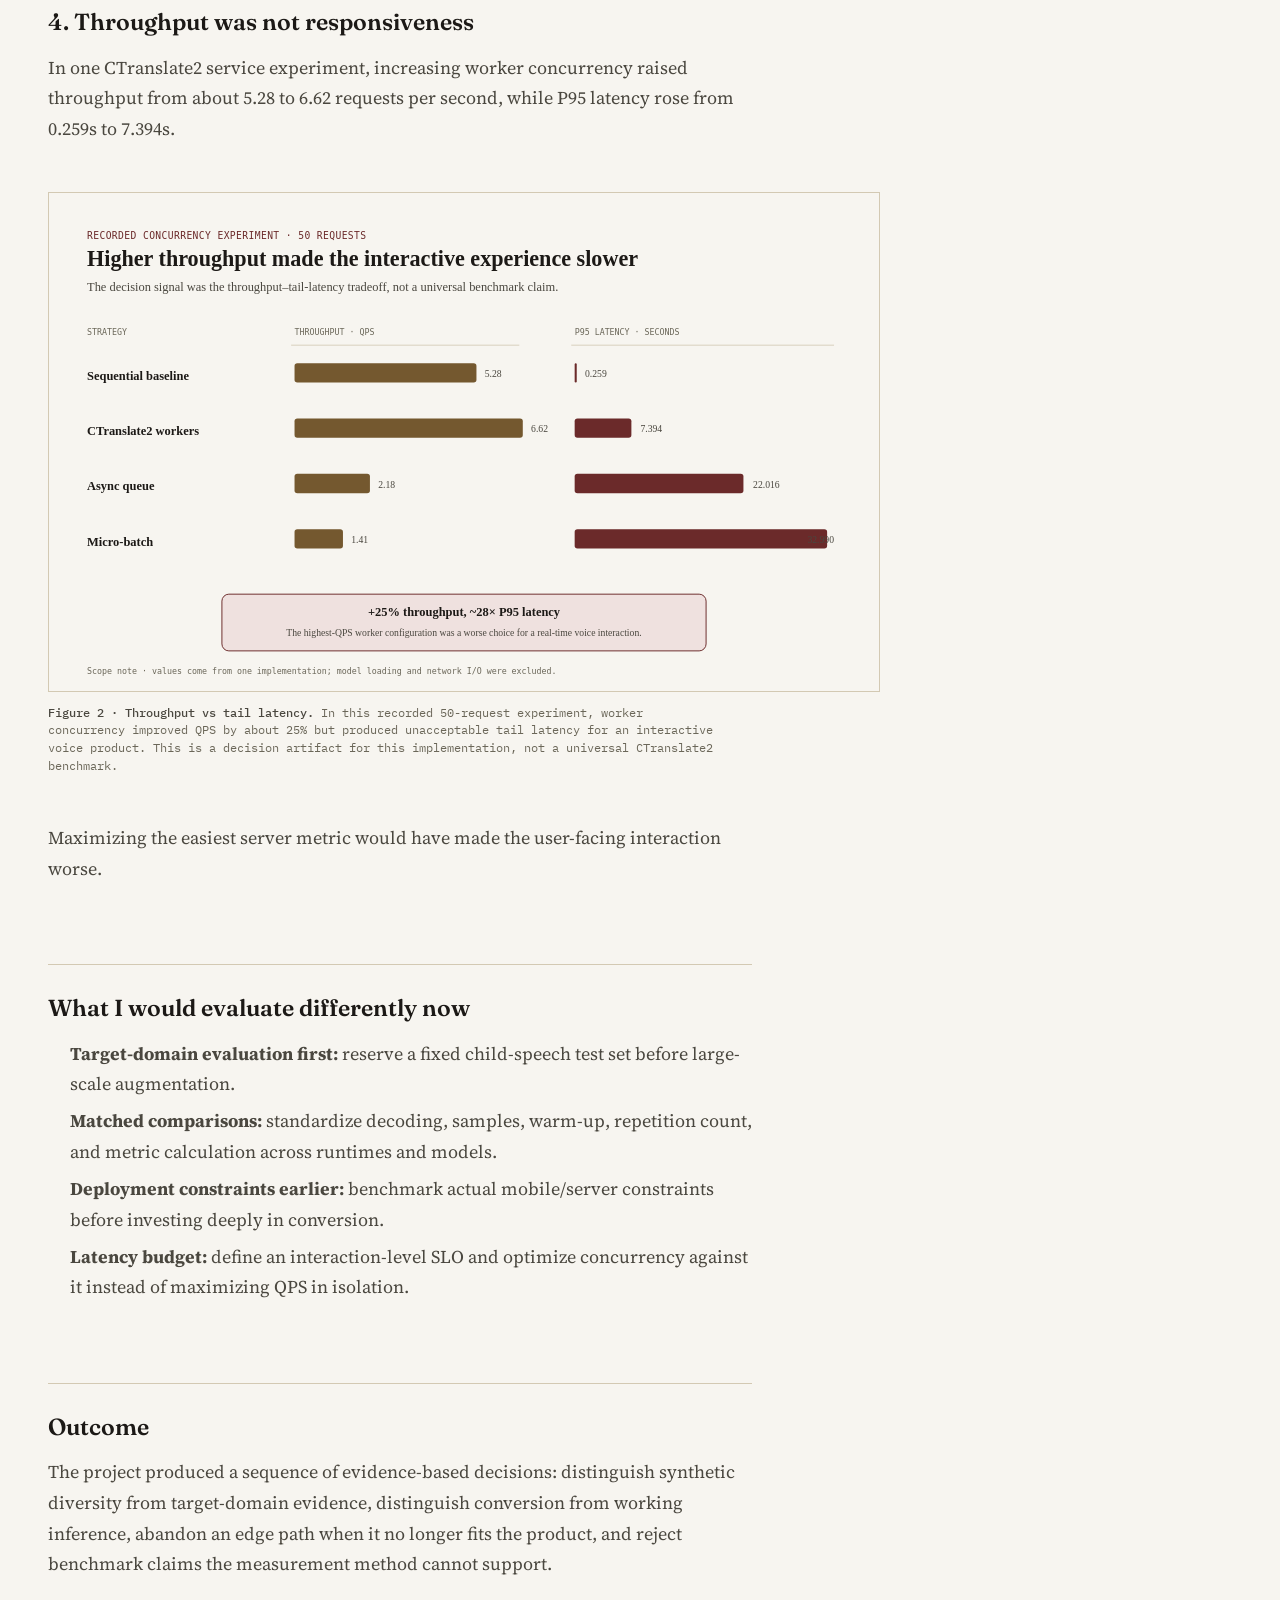
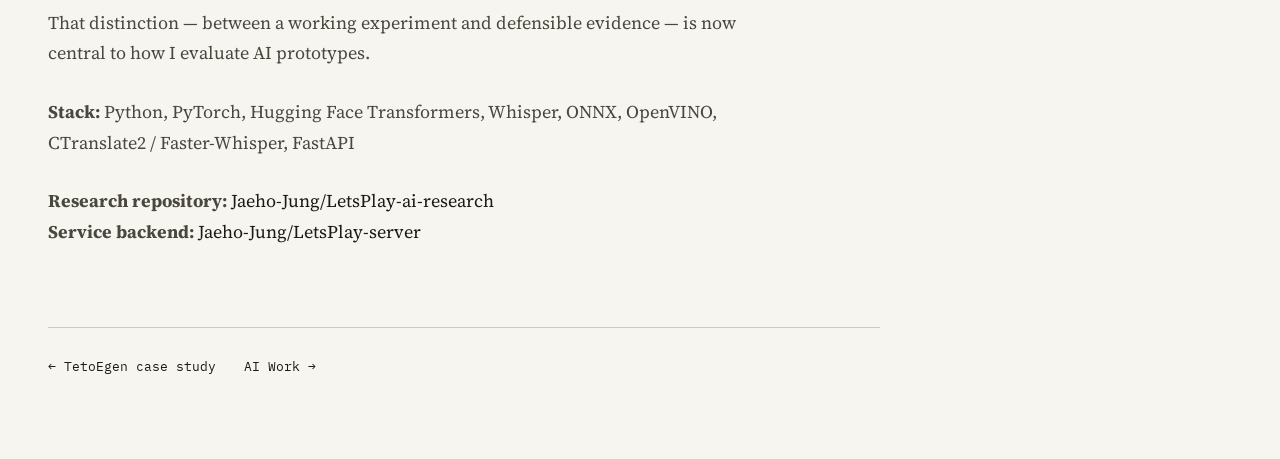
<file: case-studies/infant-speech-asr.html>
<!DOCTYPE html>
<html lang="en">
  <head>
    <meta charset="UTF-8" />
    <meta name="viewport" content="width=device-width, initial-scale=1.0" />
    <meta
      name="description"
      content="Case study: infant speech ASR research for LetsPlay, covering scarce-data experiments, deployment pivots, and production-oriented inference benchmarking."
    />
    <title>Infant Speech ASR Case Study — Jaeho Jung</title>
    <link rel="stylesheet" href="../css/main.css" />
    <link rel="stylesheet" href="../css/media.css" />
    <link rel="stylesheet" href="../css/case-study.css" />
  </head>
  <body class="site">
    <header class="header">
      <div class="wrap header-wrap">
        <a href="../index.html#home" class="logo">Jaeho Jung</a>
        <nav class="nav" aria-label="Primary navigation">
          <a href="../index.html#about" class="nav-link">About</a>
          <a href="../index.html#projects" class="nav-link active">AI Work</a>
          <a href="../index.html#engineering" class="nav-link">Engineering</a>
          <a href="../index.html#writing" class="nav-link">Writing</a>
          <a href="../index.html#performance" class="nav-link">Performance</a>
          <a href="../index.html#contact" class="nav-link">Contact</a>
        </nav>
      </div>
    </header>

    <main>
      <article class="post-page wrap">
        <div class="post-kicker">Case Study · Speech AI · Experimental Evidence</div>
        <div class="post-content">
          <h1>LetsPlay Infant Speech ASR — Letting Experimental Evidence Change the Architecture</h1>

          <blockquote>
            <p>
              A university–industry capstone on real-time voice interaction for young
              children. My AI work focused on recognizing short Korean child utterances
              from scarce, distribution-shifted data — and deciding what the evidence
              justified in a deployable system.
            </p>
          </blockquote>

          <p>
            The task was not just to fine-tune a model. I needed to separate training-set
            progress from target-domain evidence, test deployment paths, and measure the
            system in ways that supported product decisions.
          </p>

          <h2>1. Augmentation was not evidence of generalization</h2>

          <p>
            The project began with roughly 200 recorded utterances. I expanded the dataset
            to about 4,200 files using spectrogram augmentation, frequency filtering,
            controlled-SNR noise mixing, reverberation, and speed perturbation.
          </p>

          <p>
            Whisper-tiny eventually produced extremely strong in-distribution character-error
            results on the constrained keyword task. But most added samples were transformations
            of a limited source distribution, so that metric answered a narrower question than
            performance on real child speech.
          </p>

          <blockquote>
            <p>
              “Can the model learn this constrained dataset?” and “Does the evidence support
              the product claim on real child speech?” are different questions.
            </p>
          </blockquote>

          <h2>2. Conversion success was not deployment success</h2>

          <p>
            The original architecture favored on-device inference. ONNX→TFLite conversion
            completed, but runtime inference emitted invalid repeated-character output.
            OpenVINO INT8 conversion and CPU inference succeeded, showing that another edge
            path was technically viable.
          </p>

          <figure class="evidence-figure">
            <img
              src="../img/case-studies/letsplay-edge-cloud.svg"
              alt="Architecture decision diagram showing ONNX to TFLite conversion succeeding while runtime inference failed, OpenVINO CPU inference succeeding, and the product pivoting from edge to cloud GPU inference"
            />
            <figcaption>
              <strong>Figure 1 · Edge → Cloud pivot.</strong> Artifact conversion was not enough; runtime behavior, deadline, and recognition constraints determined the architecture.
            </figcaption>
          </figure>

          <p>
            I did not claim a confirmed root cause for the TFLite failure; operator support
            and dynamic-tensor handling remained hypotheses. The product decision was clearer:
            further edge work was not the best use of the remaining schedule, so I moved
            inference to a server-side GPU.
          </p>

          <h2>3. Benchmark claims had to match the measurement method</h2>

          <p>
            I later compared PyTorch, ONNX Runtime, dynamic INT8 quantization,
            <code>torch.compile</code>, and Faster-Whisper / CTranslate2 under production-oriented
            experiments.
          </p>

          <p>
            In one recorded Colab CPU setup, dynamic INT8 was slower than direct FP32. I kept
            that conclusion local to the measured implementation rather than turning it into
            a general claim about Whisper quantization.
          </p>

          <p>
            A more important error came from memory measurement. An early Faster-Whisper result
            appeared dramatically smaller than PyTorch because it used
            <code>torch.cuda.memory_allocated()</code>. CTranslate2 allocates CUDA memory outside
            PyTorch's allocator, so the comparison was invalid.
          </p>

          <p>
            I removed the resulting “98% memory reduction” claim and marked it for re-testing
            with process-level instrumentation such as NVML or <code>nvidia-smi</code>. I applied
            the same discipline to latency: measurements with different warm-up, decoding, or
            timing scopes were not presented as one controlled benchmark.
          </p>

          <h2>4. Throughput was not responsiveness</h2>

          <p>
            In one CTranslate2 service experiment, increasing worker concurrency raised
            throughput from about 5.28 to 6.62 requests per second, while P95 latency rose
            from 0.259s to 7.394s.
          </p>

          <figure class="evidence-figure">
            <img
              src="../img/case-studies/letsplay-concurrency.svg"
              alt="Bar comparison of throughput and P95 latency for sequential baseline, CTranslate2 workers, async queue, and micro-batch request processing"
            />
            <figcaption>
              <strong>Figure 2 · Throughput vs tail latency.</strong> In this recorded 50-request experiment, worker concurrency improved QPS by about 25% but produced unacceptable tail latency for an interactive voice product. This is a decision artifact for this implementation, not a universal CTranslate2 benchmark.
            </figcaption>
          </figure>

          <p>
            Maximizing the easiest server metric would have made the user-facing interaction worse.
          </p>

          <h2>What I would evaluate differently now</h2>

          <ul>
            <li>
              <strong>Target-domain evaluation first:</strong> reserve a fixed child-speech test
              set before large-scale augmentation.
            </li>
            <li>
              <strong>Matched comparisons:</strong> standardize decoding, samples, warm-up,
              repetition count, and metric calculation across runtimes and models.
            </li>
            <li>
              <strong>Deployment constraints earlier:</strong> benchmark actual mobile/server
              constraints before investing deeply in conversion.
            </li>
            <li>
              <strong>Latency budget:</strong> define an interaction-level SLO and optimize
              concurrency against it instead of maximizing QPS in isolation.
            </li>
          </ul>

          <h2>Outcome</h2>

          <p>
            The project produced a sequence of evidence-based decisions: distinguish synthetic
            diversity from target-domain evidence, distinguish conversion from working inference,
            abandon an edge path when it no longer fits the product, and reject benchmark claims
            the measurement method cannot support.
          </p>

          <p>
            That distinction — between a working experiment and defensible evidence — is now
            central to how I evaluate AI prototypes.
          </p>

          <p>
            <strong>Stack:</strong> Python, PyTorch, Hugging Face Transformers, Whisper,
            ONNX, OpenVINO, CTranslate2 / Faster-Whisper, FastAPI
          </p>

          <p>
            <strong>Research repository:</strong>
            <a href="https://github.com/Jaeho-Jung/LetsPlay-ai-research" target="_blank" rel="noreferrer">Jaeho-Jung/LetsPlay-ai-research</a><br />
            <strong>Service backend:</strong>
            <a href="https://github.com/Jaeho-Jung/LetsPlay-server" target="_blank" rel="noreferrer">Jaeho-Jung/LetsPlay-server</a>
          </p>

          <nav class="post-nav" aria-label="Case study navigation">
            <a href="tetoegen.html">← TetoEgen case study</a>
            <a href="../index.html#projects">AI Work →</a>
          </nav>
        </div>
      </article>
    </main>
  </body>
</html>
</file>
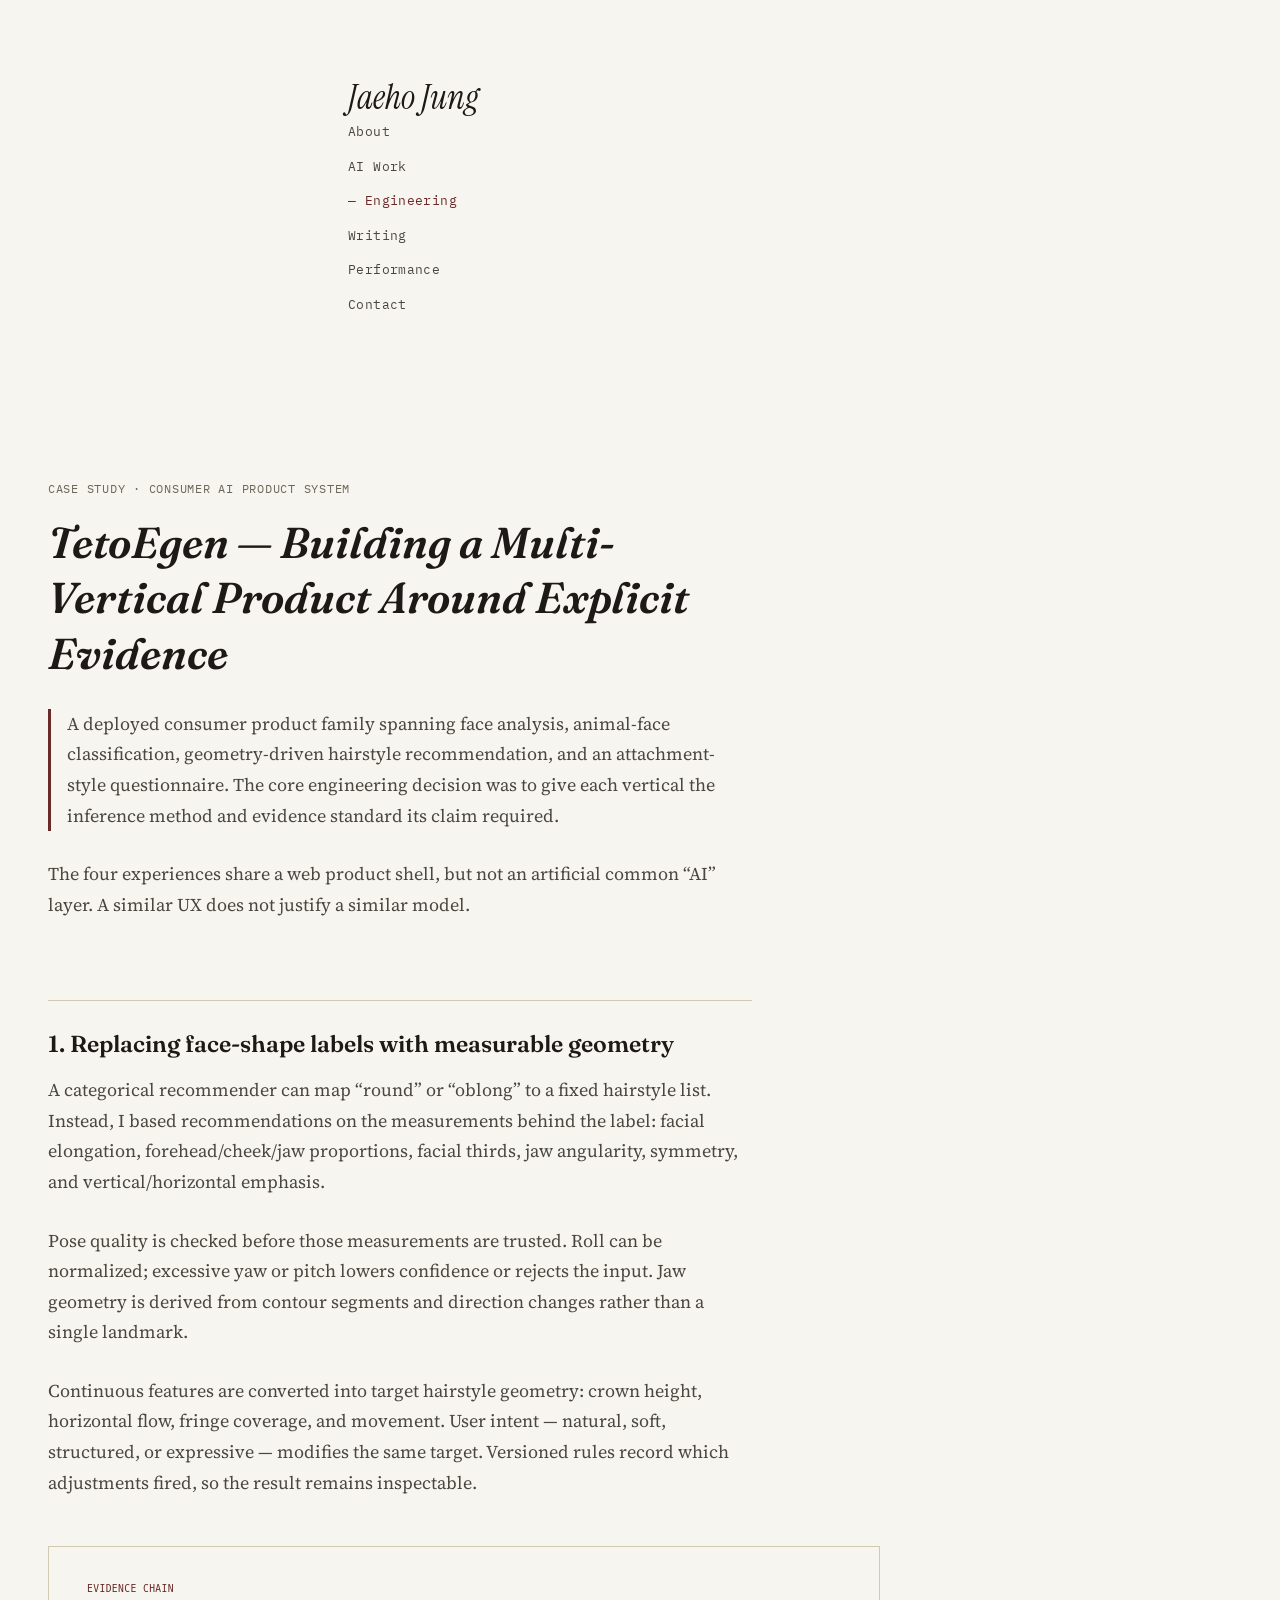
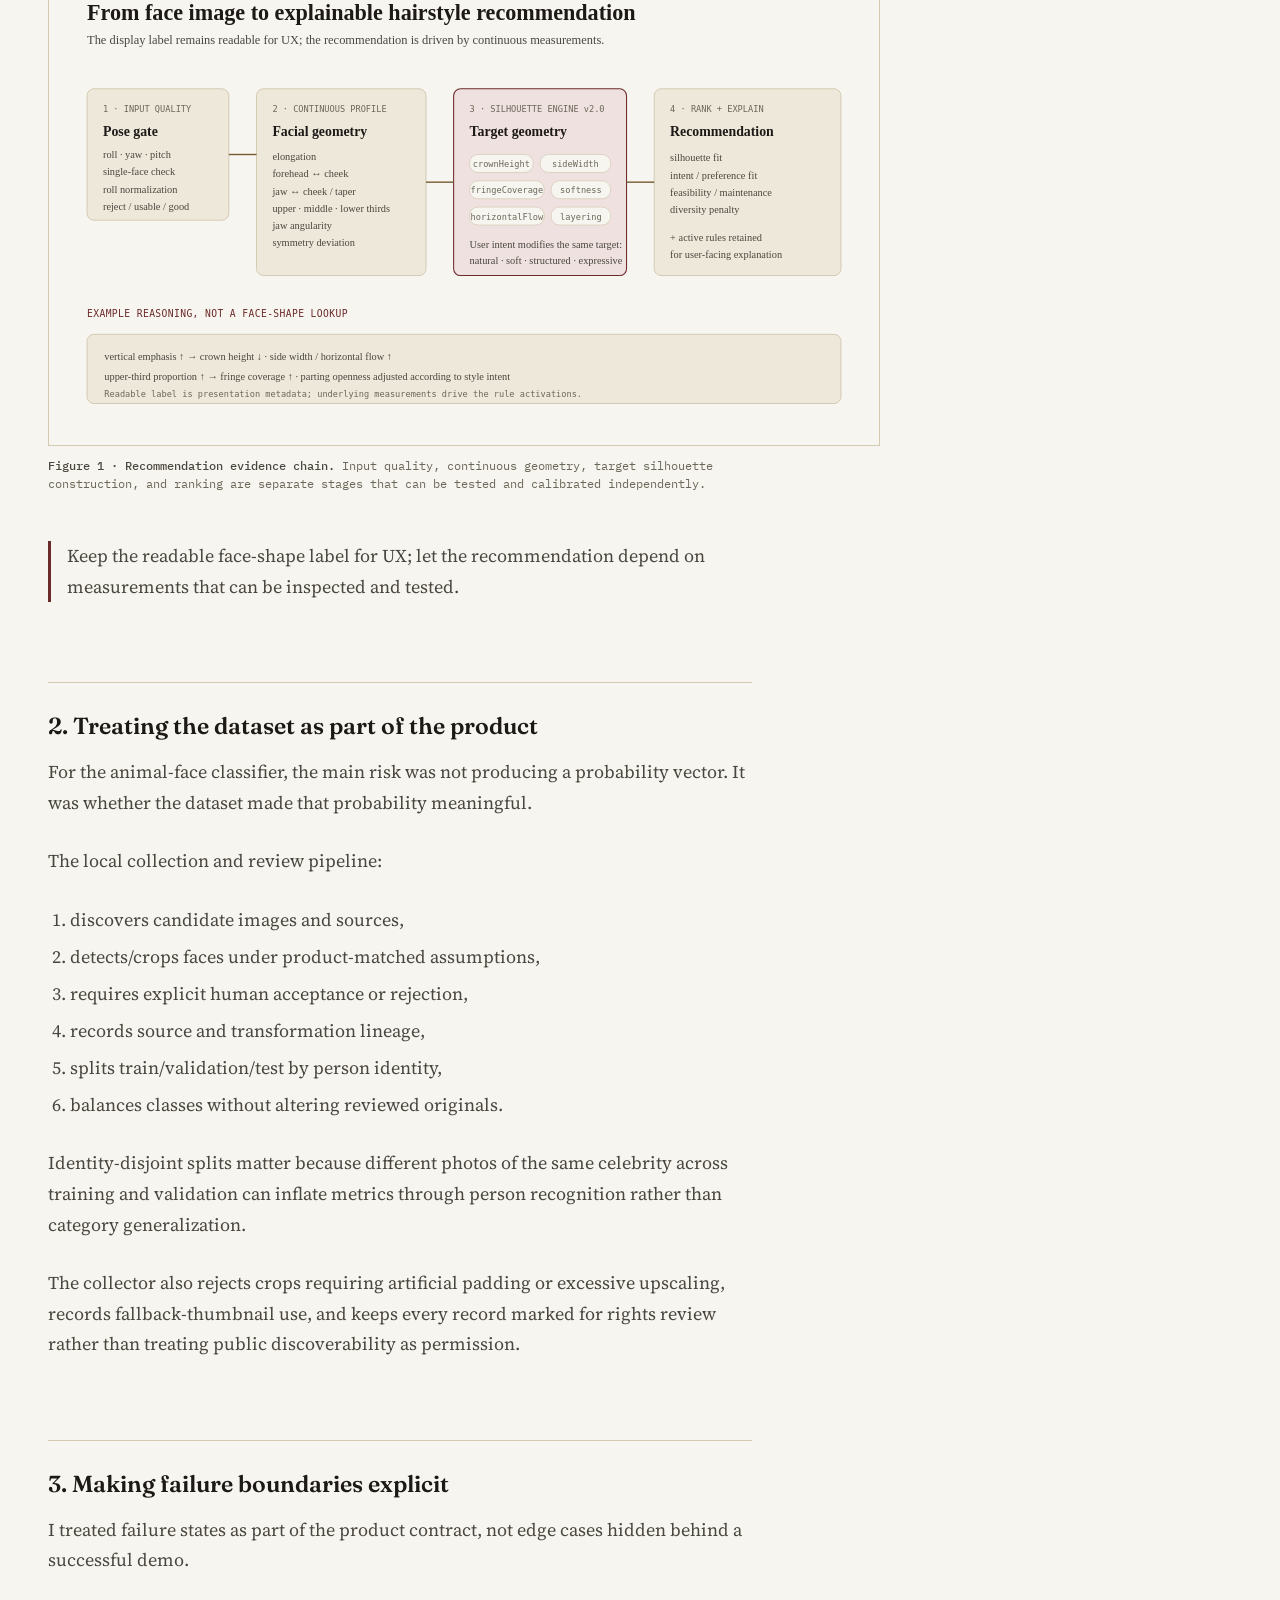
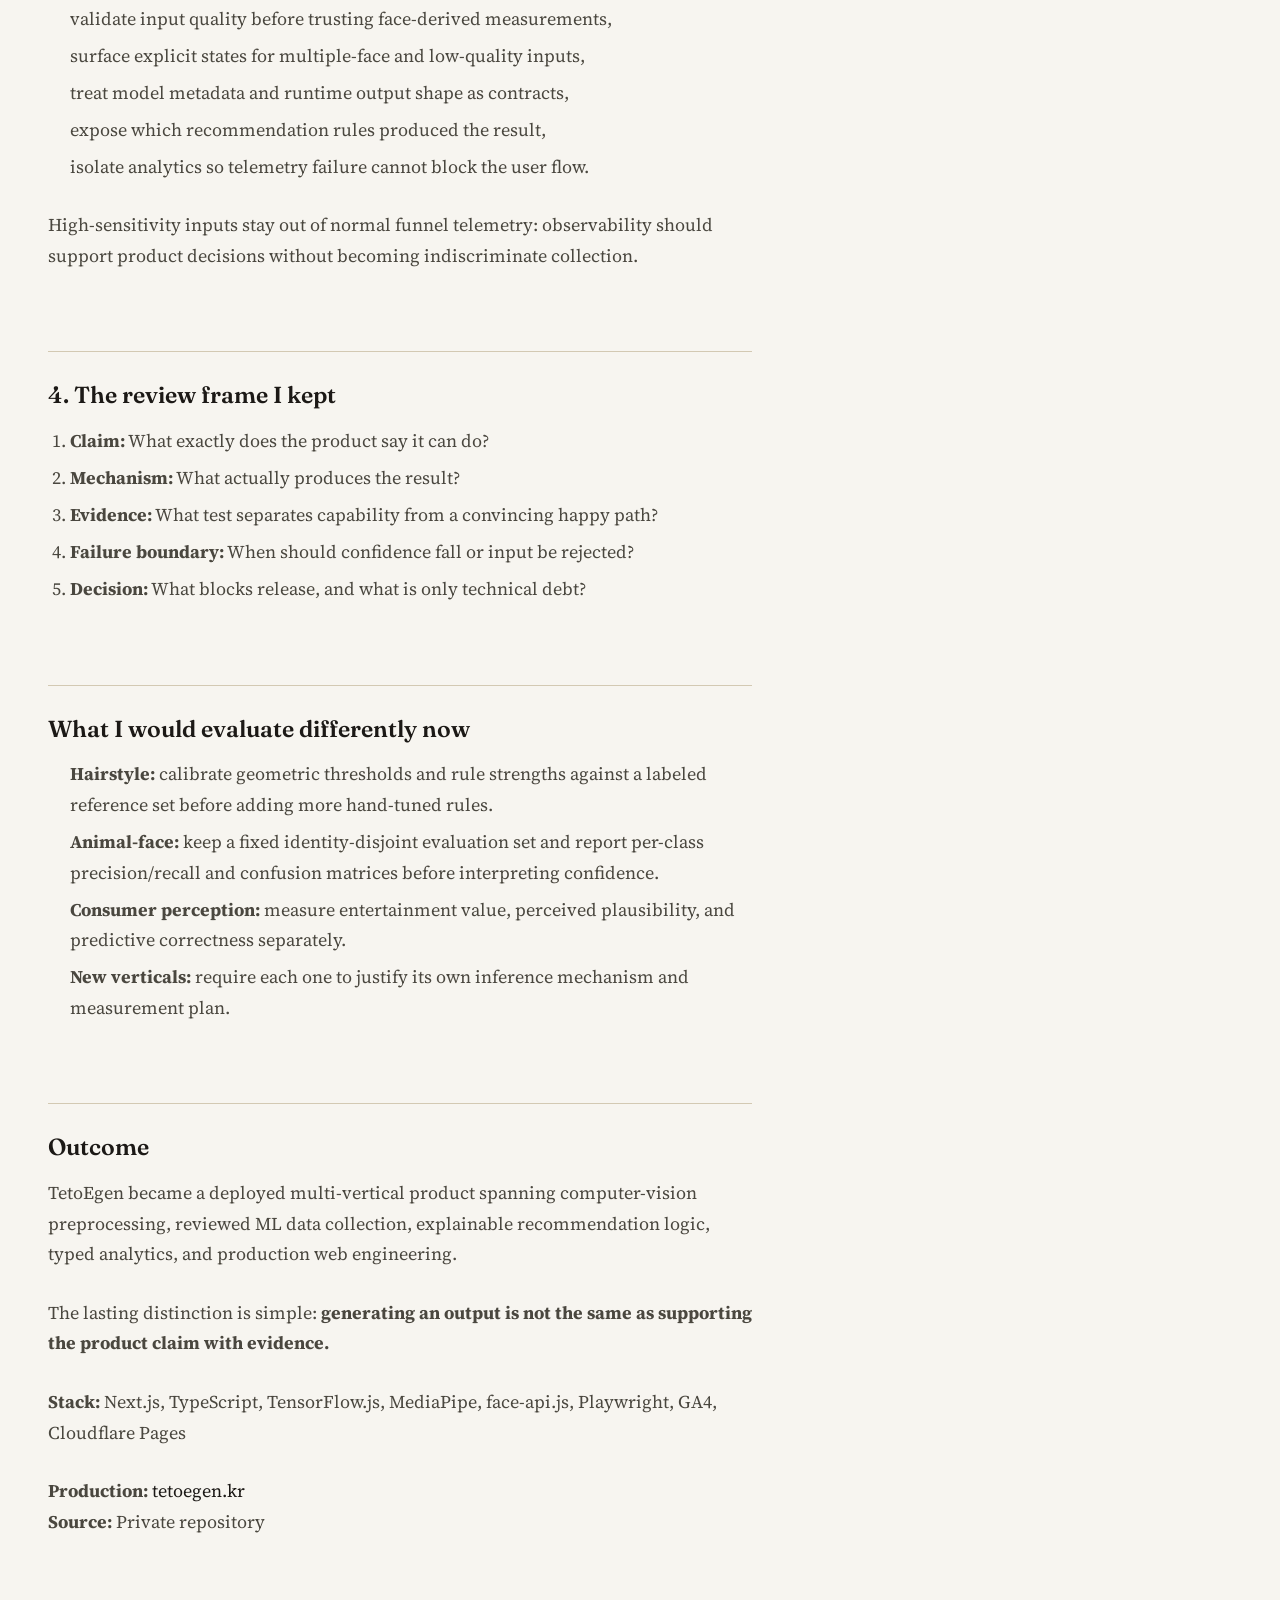
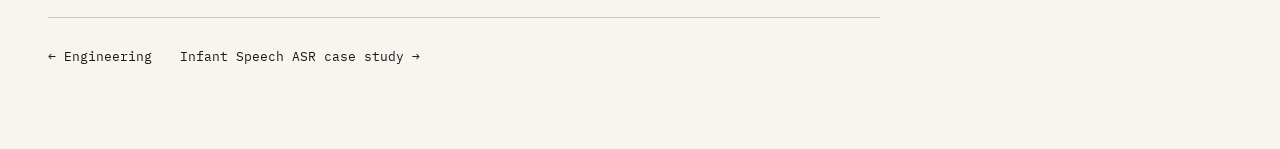
<file: case-studies/tetoegen.html>
<!DOCTYPE html>
<html lang="en">
  <head>
    <meta charset="UTF-8" />
    <meta name="viewport" content="width=device-width, initial-scale=1.0" />
    <meta
      name="description"
      content="Case study: TetoEgen, a multi-vertical consumer AI product system spanning face analysis, animal-face classification, hairstyle recommendation, and attachment-style assessment."
    />
    <title>TetoEgen Case Study — Jaeho Jung</title>
    <link rel="stylesheet" href="../css/main.css" />
    <link rel="stylesheet" href="../css/media.css" />
    <link rel="stylesheet" href="../css/case-study.css" />
  </head>
  <body class="site">
    <header class="header">
      <div class="wrap header-wrap">
        <a href="../index.html#home" class="logo">Jaeho Jung</a>
        <nav class="nav" aria-label="Primary navigation">
          <a href="../index.html#about" class="nav-link">About</a>
          <a href="../index.html#projects" class="nav-link">AI Work</a>
          <a href="../index.html#engineering" class="nav-link active">Engineering</a>
          <a href="../index.html#writing" class="nav-link">Writing</a>
          <a href="../index.html#performance" class="nav-link">Performance</a>
          <a href="../index.html#contact" class="nav-link">Contact</a>
        </nav>
      </div>
    </header>

    <main>
      <article class="post-page wrap">
        <div class="post-kicker">Case Study · Consumer AI Product System</div>
        <div class="post-content">
          <h1>TetoEgen — Building a Multi-Vertical Product Around Explicit Evidence</h1>

          <blockquote>
            <p>
              A deployed consumer product family spanning face analysis, animal-face
              classification, geometry-driven hairstyle recommendation, and an
              attachment-style questionnaire. The core engineering decision was to
              give each vertical the inference method and evidence standard its claim required.
            </p>
          </blockquote>

          <p>
            The four experiences share a web product shell, but not an artificial
            common “AI” layer. A similar UX does not justify a similar model.
          </p>

          <h2>1. Replacing face-shape labels with measurable geometry</h2>

          <p>
            A categorical recommender can map “round” or “oblong” to a fixed hairstyle
            list. Instead, I based recommendations on the measurements behind the label:
            facial elongation, forehead/cheek/jaw proportions, facial thirds, jaw
            angularity, symmetry, and vertical/horizontal emphasis.
          </p>

          <p>
            Pose quality is checked before those measurements are trusted. Roll can be
            normalized; excessive yaw or pitch lowers confidence or rejects the input.
            Jaw geometry is derived from contour segments and direction changes rather
            than a single landmark.
          </p>

          <p>
            Continuous features are converted into target hairstyle geometry: crown
            height, horizontal flow, fringe coverage, and movement. User intent — natural,
            soft, structured, or expressive — modifies the same target. Versioned rules
            record which adjustments fired, so the result remains inspectable.
          </p>

          <figure class="evidence-figure">
            <img
              src="../img/case-studies/tetoegen-hairstyle-evidence.svg"
              alt="Evidence chain from pose quality and continuous facial measurements through a silhouette engine to ranked hairstyle recommendations"
            />
            <figcaption>
              <strong>Figure 1 · Recommendation evidence chain.</strong> Input quality, continuous geometry, target silhouette construction, and ranking are separate stages that can be tested and calibrated independently.
            </figcaption>
          </figure>

          <blockquote>
            <p>
              Keep the readable face-shape label for UX; let the recommendation depend
              on measurements that can be inspected and tested.
            </p>
          </blockquote>

          <h2>2. Treating the dataset as part of the product</h2>

          <p>
            For the animal-face classifier, the main risk was not producing a probability
            vector. It was whether the dataset made that probability meaningful.
          </p>

          <p>The local collection and review pipeline:</p>
          <ol>
            <li>discovers candidate images and sources,</li>
            <li>detects/crops faces under product-matched assumptions,</li>
            <li>requires explicit human acceptance or rejection,</li>
            <li>records source and transformation lineage,</li>
            <li>splits train/validation/test by person identity,</li>
            <li>balances classes without altering reviewed originals.</li>
          </ol>

          <p>
            Identity-disjoint splits matter because different photos of the same celebrity
            across training and validation can inflate metrics through person recognition
            rather than category generalization.
          </p>

          <p>
            The collector also rejects crops requiring artificial padding or excessive
            upscaling, records fallback-thumbnail use, and keeps every record marked for
            rights review rather than treating public discoverability as permission.
          </p>

          <h2>3. Making failure boundaries explicit</h2>

          <p>
            I treated failure states as part of the product contract, not edge cases hidden
            behind a successful demo.
          </p>

          <ul>
            <li>validate input quality before trusting face-derived measurements,</li>
            <li>surface explicit states for multiple-face and low-quality inputs,</li>
            <li>treat model metadata and runtime output shape as contracts,</li>
            <li>expose which recommendation rules produced the result,</li>
            <li>isolate analytics so telemetry failure cannot block the user flow.</li>
          </ul>

          <p>
            High-sensitivity inputs stay out of normal funnel telemetry: observability should
            support product decisions without becoming indiscriminate collection.
          </p>

          <h2>4. The review frame I kept</h2>

          <ol>
            <li><strong>Claim:</strong> What exactly does the product say it can do?</li>
            <li><strong>Mechanism:</strong> What actually produces the result?</li>
            <li><strong>Evidence:</strong> What test separates capability from a convincing happy path?</li>
            <li><strong>Failure boundary:</strong> When should confidence fall or input be rejected?</li>
            <li><strong>Decision:</strong> What blocks release, and what is only technical debt?</li>
          </ol>

          <h2>What I would evaluate differently now</h2>

          <ul>
            <li>
              <strong>Hairstyle:</strong> calibrate geometric thresholds and rule strengths
              against a labeled reference set before adding more hand-tuned rules.
            </li>
            <li>
              <strong>Animal-face:</strong> keep a fixed identity-disjoint evaluation set and
              report per-class precision/recall and confusion matrices before interpreting confidence.
            </li>
            <li>
              <strong>Consumer perception:</strong> measure entertainment value, perceived
              plausibility, and predictive correctness separately.
            </li>
            <li>
              <strong>New verticals:</strong> require each one to justify its own inference
              mechanism and measurement plan.
            </li>
          </ul>

          <h2>Outcome</h2>

          <p>
            TetoEgen became a deployed multi-vertical product spanning computer-vision
            preprocessing, reviewed ML data collection, explainable recommendation logic,
            typed analytics, and production web engineering.
          </p>

          <p>
            The lasting distinction is simple: <strong>generating an output is not the same
            as supporting the product claim with evidence.</strong>
          </p>

          <p>
            <strong>Stack:</strong> Next.js, TypeScript, TensorFlow.js, MediaPipe,
            face-api.js, Playwright, GA4, Cloudflare Pages
          </p>

          <p>
            <strong>Production:</strong>
            <a href="https://tetoegen.kr" target="_blank" rel="noreferrer">tetoegen.kr</a><br />
            <strong>Source:</strong> Private repository
          </p>

          <nav class="post-nav" aria-label="Case study navigation">
            <a href="../index.html#engineering">← Engineering</a>
            <a href="infant-speech-asr.html">Infant Speech ASR case study →</a>
          </nav>
        </div>
      </article>
    </main>
  </body>
</html>
</file>
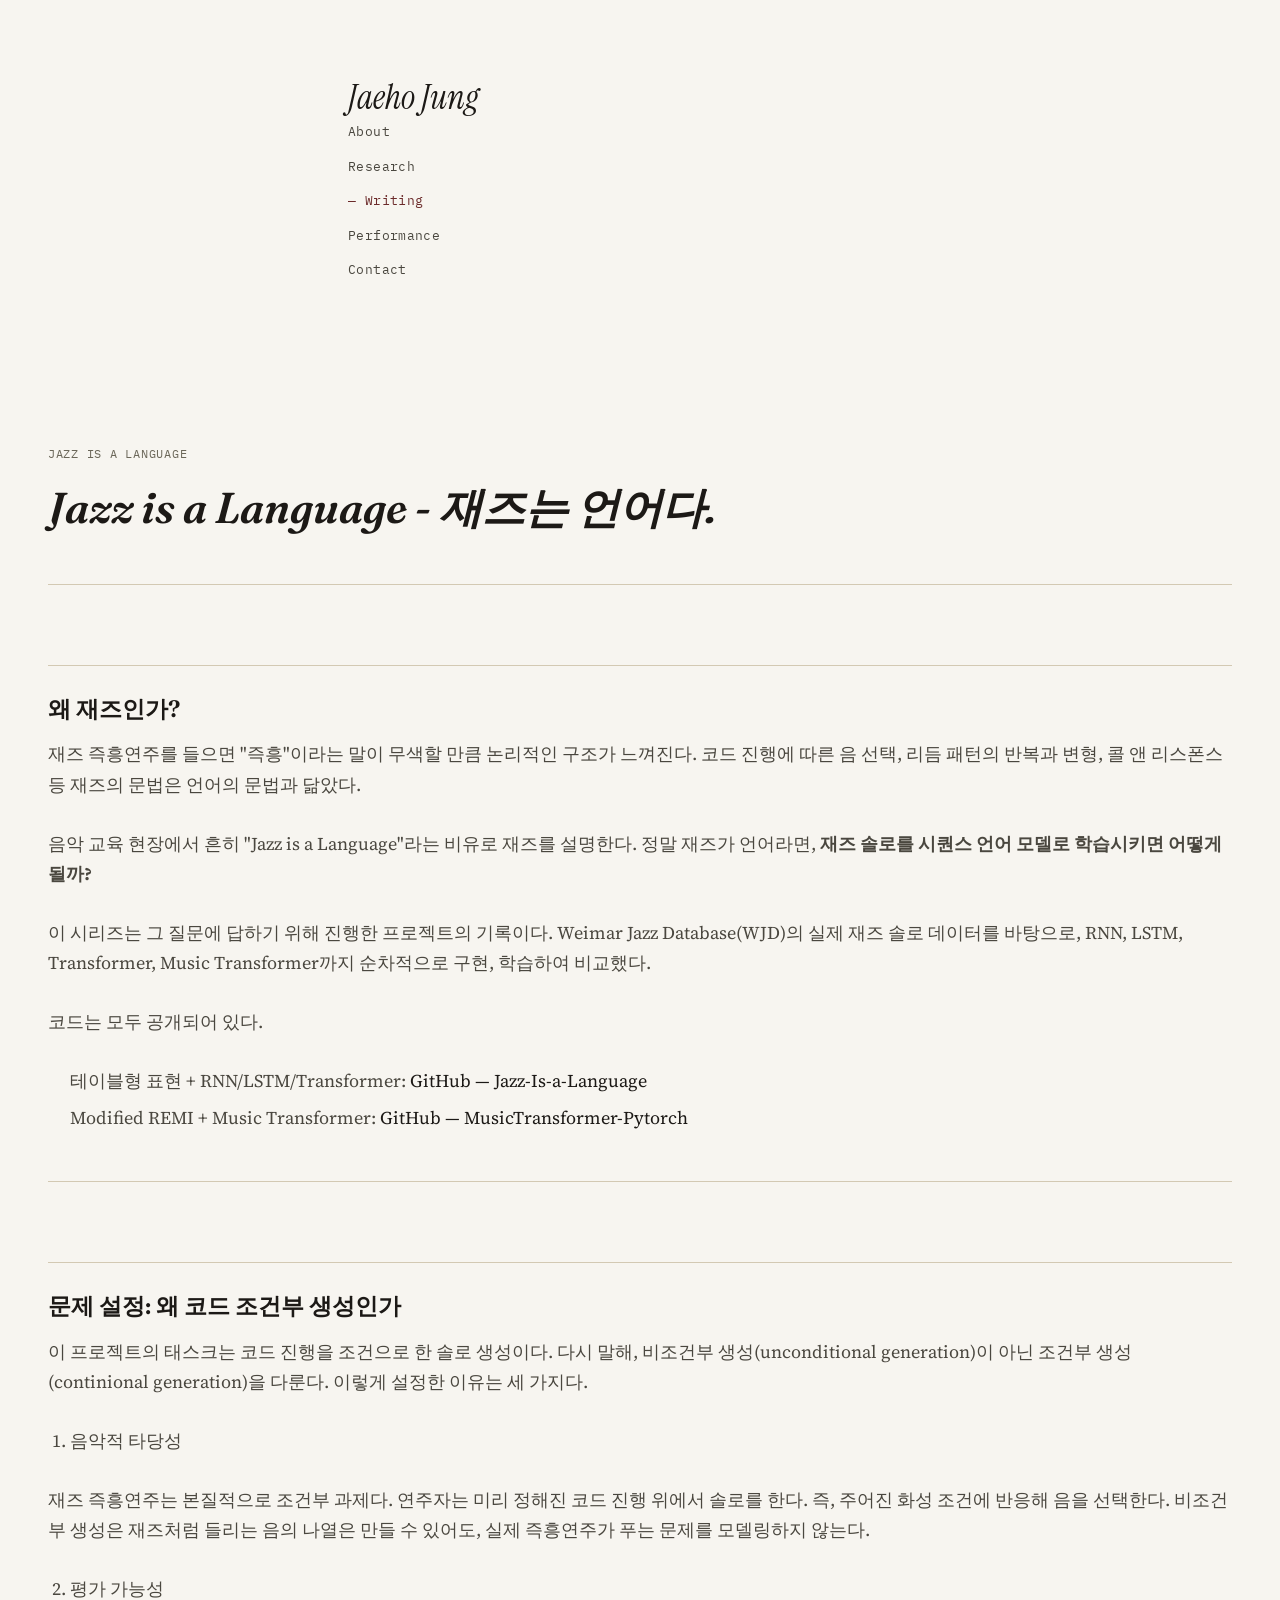
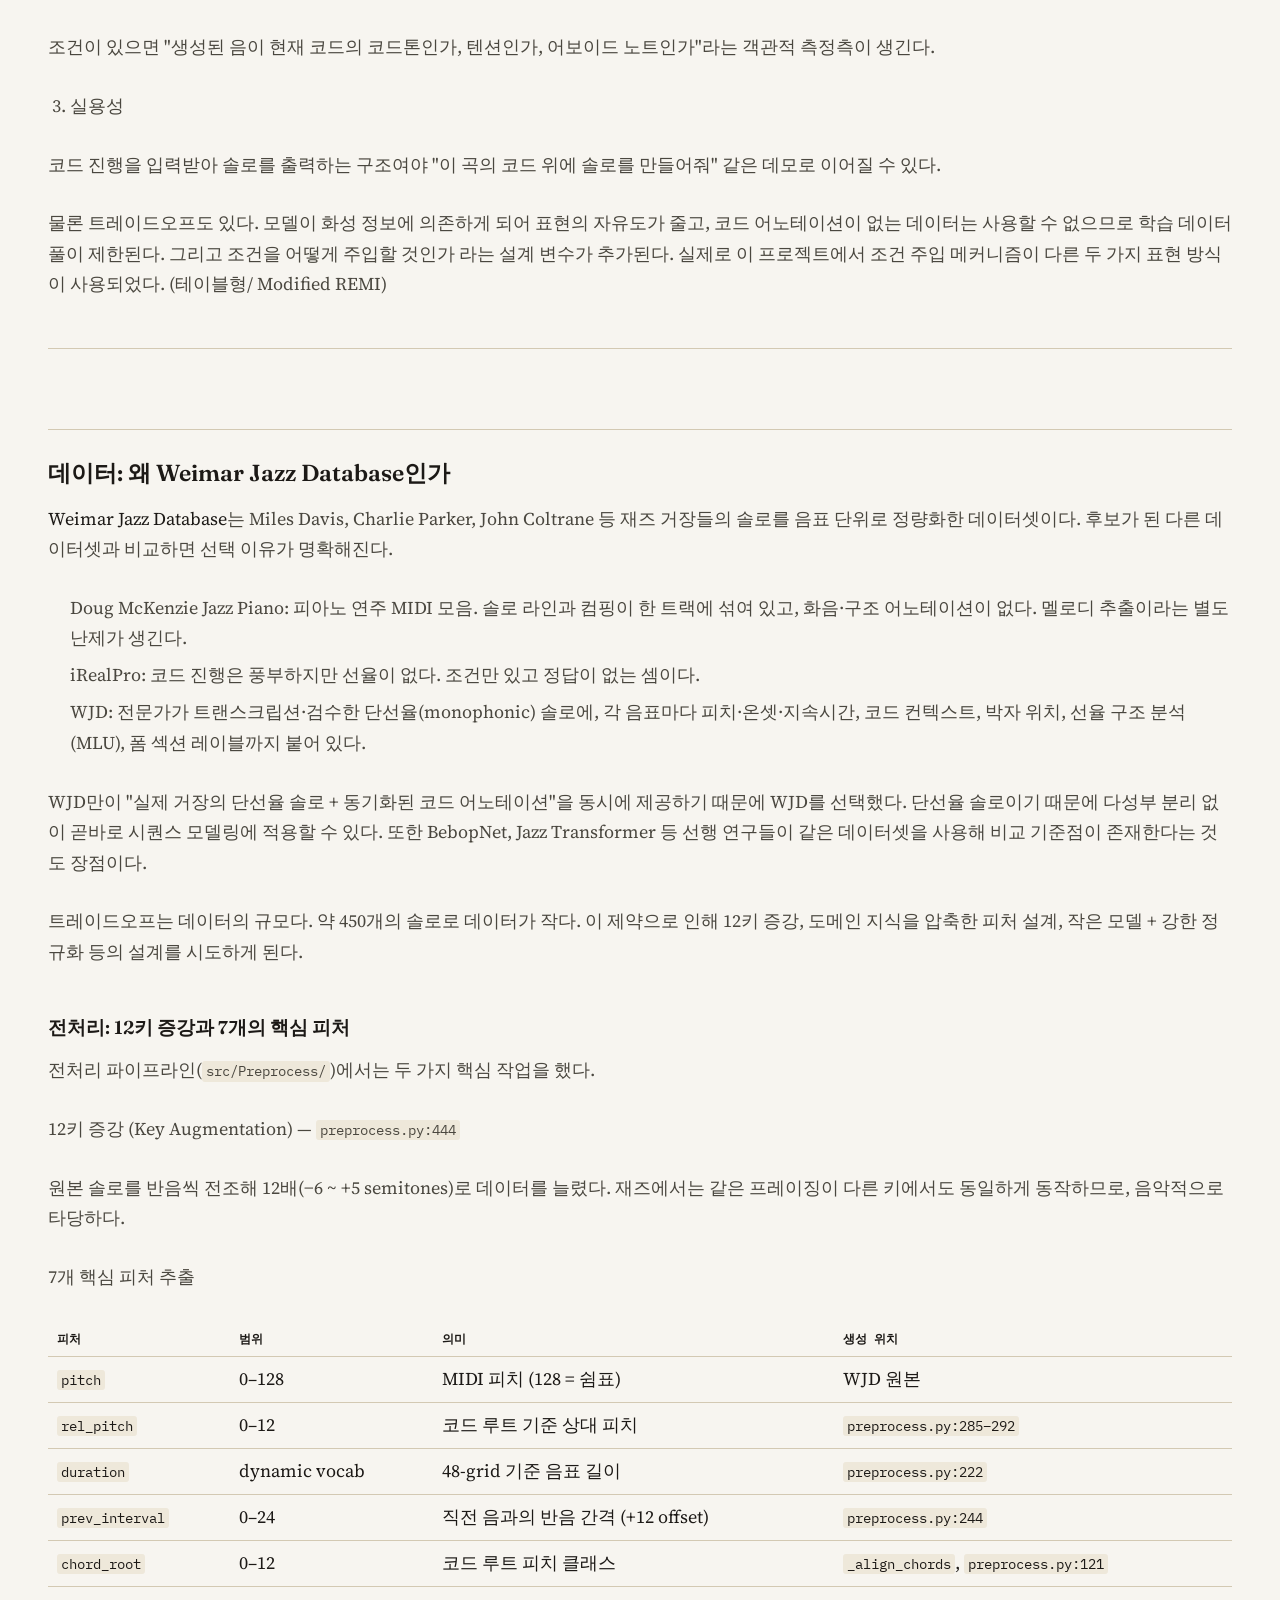
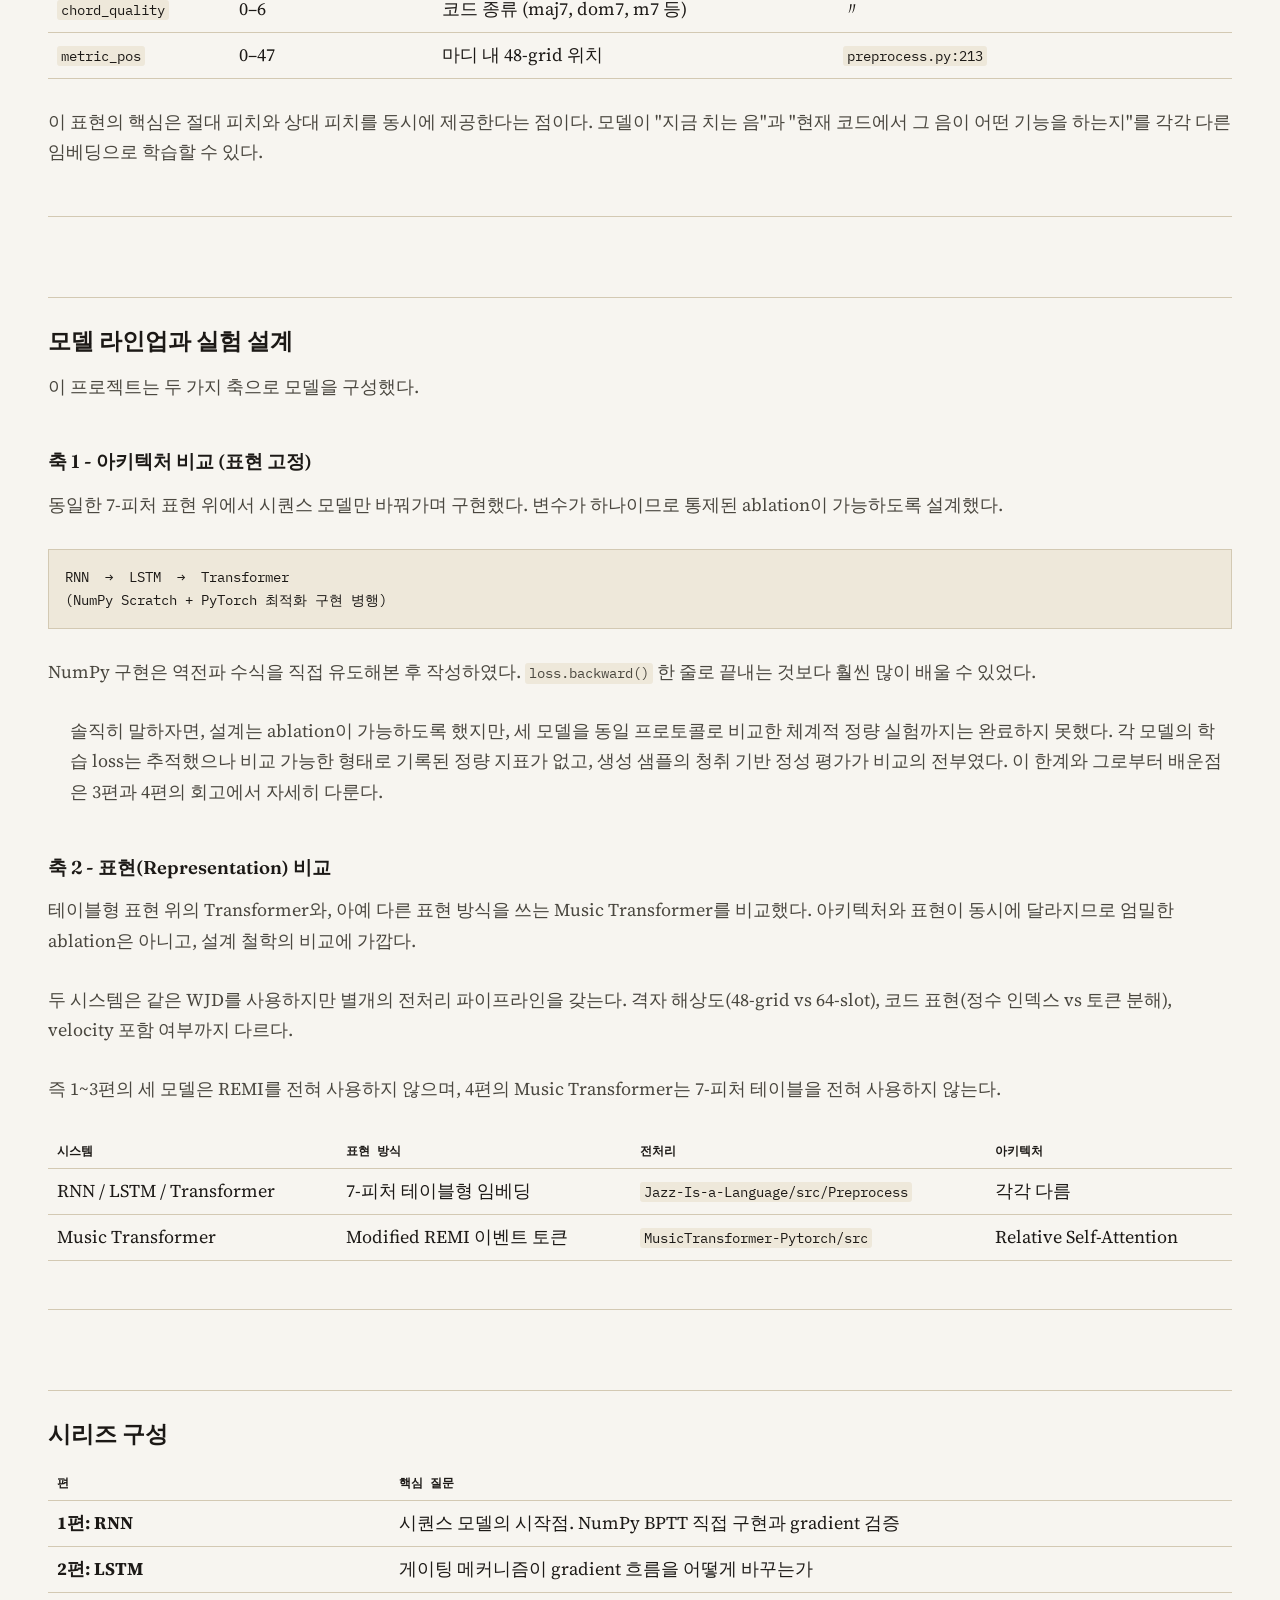
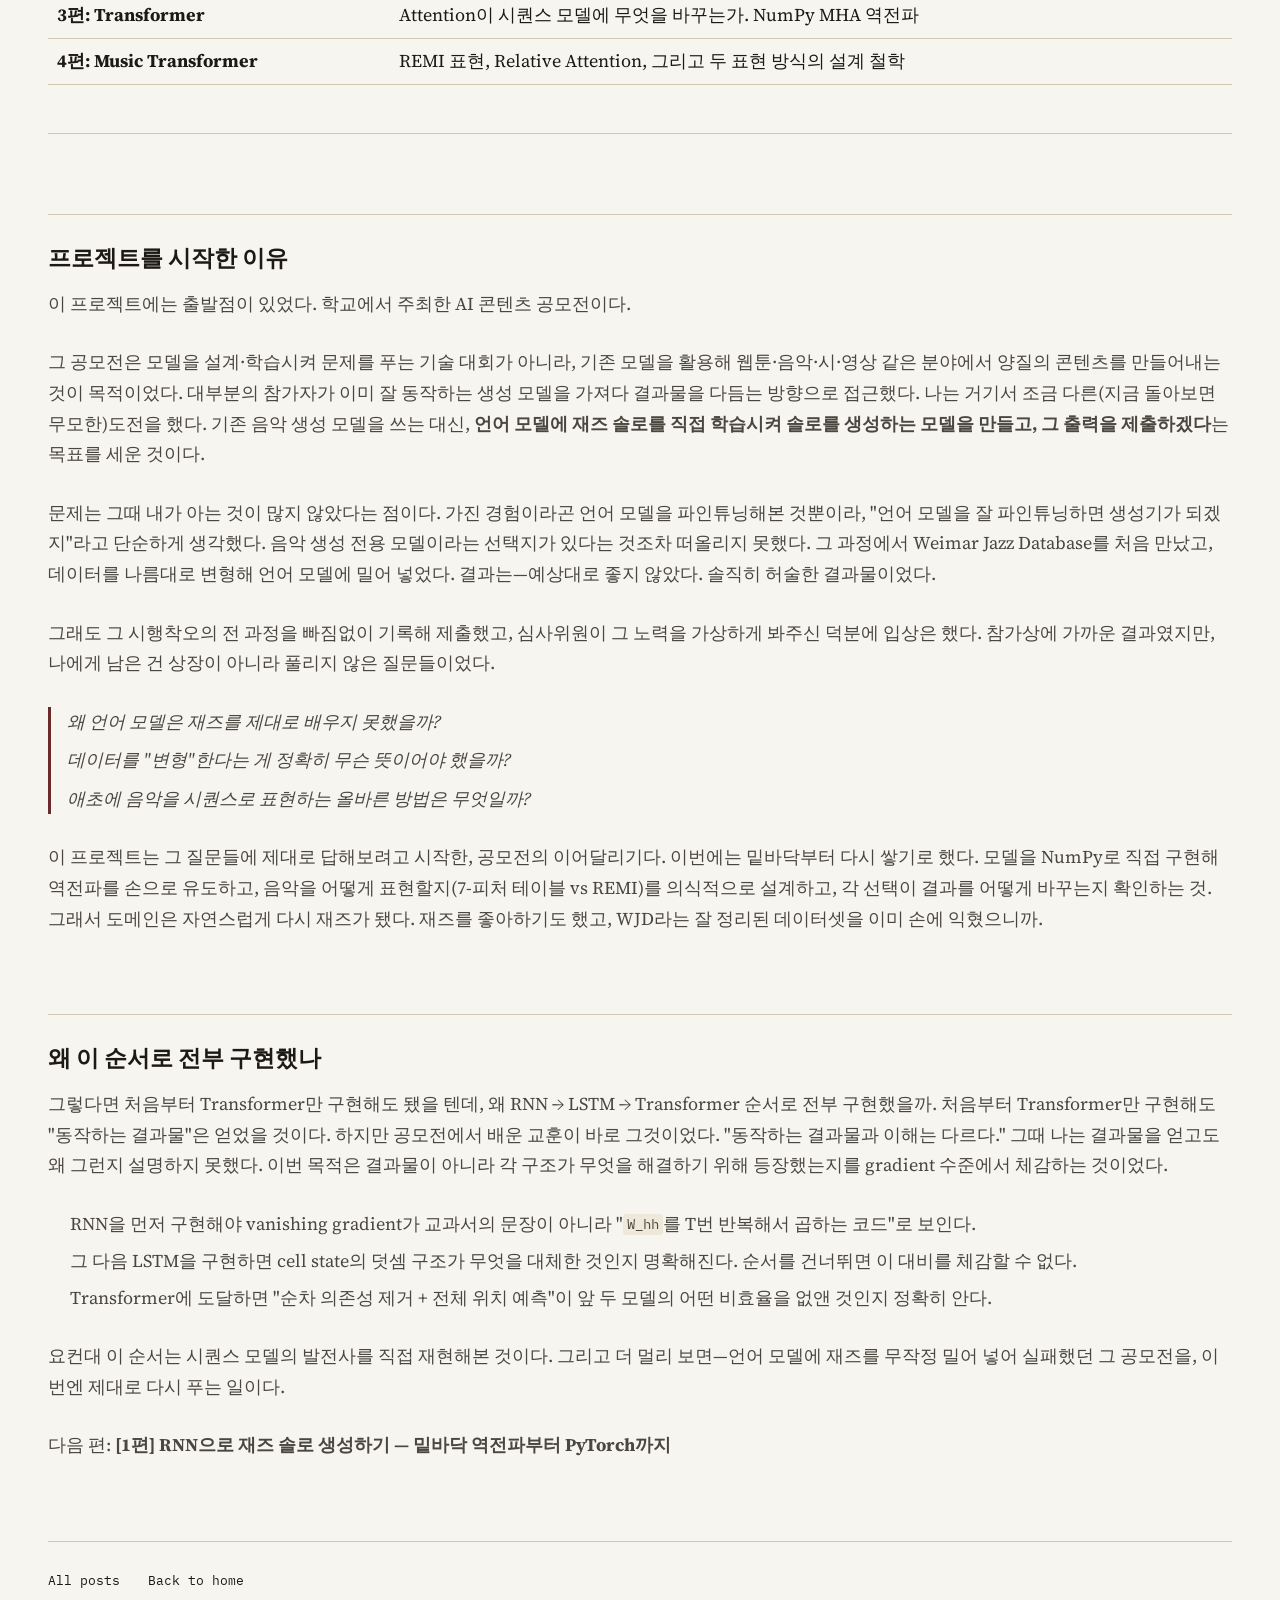
<file: posts/00_intro.html>
<!DOCTYPE html>
<html lang="en">
  <head>
    <meta charset="UTF-8" />
    <meta name="viewport" content="width=device-width, initial-scale=1.0" />
    <title>Jazz is a Language - 재즈는 언어다. — Jaeho Jung</title>
    <link rel="stylesheet" href="../css/main.css" />
    <link rel="stylesheet" href="../css/media.css" />
  </head>
  <body class="site">
    <header class="header">
      <div class="wrap header-wrap">
        <a href="../index.html#home" class="logo">Jaeho Jung</a>
        <nav class="nav" aria-label="Primary navigation">
          <a href="../index.html#about" class="nav-link">About</a>
          <a href="../index.html#projects" class="nav-link">Research</a>
          <a href="index.html" class="nav-link active">Writing</a>
          <a href="../index.html#performance" class="nav-link">Performance</a>
          <a href="../index.html#contact" class="nav-link">Contact</a>
        </nav>
      </div>
    </header>

    <main>
      <article class="post-page wrap">
        <div class="post-kicker">Jazz Is a Language</div>
        <div class="post-content">
<h1>Jazz is a Language - 재즈는 언어다.</h1>
<hr />
<h2>왜 재즈인가?</h2>
<p>재즈 즉흥연주를 들으면 &quot;즉흥&quot;이라는 말이 무색할 만큼 논리적인 구조가 느껴진다. 코드 진행에 따른 음 선택, 리듬 패턴의 반복과 변형, 콜 앤 리스폰스 등 재즈의 문법은 언어의 문법과 닮았다.</p>
<p>음악 교육 현장에서 흔히 &quot;Jazz is a Language&quot;라는 비유로 재즈를 설명한다. 정말 재즈가 언어라면, <strong>재즈 솔로를 시퀀스 언어 모델로 학습시키면 어떻게 될까?</strong></p>
<p>이 시리즈는 그 질문에 답하기 위해 진행한 프로젝트의 기록이다. Weimar Jazz Database(WJD)의 실제 재즈 솔로 데이터를 바탕으로, RNN, LSTM, Transformer, Music Transformer까지 순차적으로 구현, 학습하여 비교했다.</p>
<p>코드는 모두 공개되어 있다.</p>
<ul><li>테이블형 표현 + RNN/LSTM/Transformer: <a href="https://github.com/Jaeho-Jung/Jazz-Is-a-Language" target="_blank" rel="noreferrer">GitHub — Jazz-Is-a-Language</a></li><li>Modified REMI + Music Transformer: <a href="https://github.com/Jaeho-Jung/MusicTransformer-Pytorch" target="_blank" rel="noreferrer">GitHub — MusicTransformer-Pytorch</a></li></ul>
<hr />
<h2>문제 설정: 왜 코드 조건부 생성인가</h2>
<p>이 프로젝트의 태스크는 코드 진행을 조건으로 한 솔로 생성이다. 다시 말해, 비조건부 생성(unconditional generation)이 아닌 조건부 생성(continional generation)을 다룬다. 이렇게 설정한 이유는 세 가지다.</p>
<ol><li>음악적 타당성</li></ol>
<p>재즈 즉흥연주는 본질적으로 조건부 과제다. 연주자는 미리 정해진 코드 진행 위에서 솔로를 한다. 즉, 주어진 화성 조건에 반응해 음을 선택한다. 비조건부 생성은 재즈처럼 들리는 음의 나열은 만들 수 있어도, 실제 즉흥연주가 푸는 문제를 모델링하지 않는다.</p>
<ol start="2"><li>평가 가능성</li></ol>
<p>조건이 있으면 &quot;생성된 음이 현재 코드의 코드톤인가, 텐션인가, 어보이드 노트인가&quot;라는 객관적 측정측이 생긴다.</p>
<ol start="3"><li>실용성</li></ol>
<p>코드 진행을 입력받아 솔로를 출력하는 구조여야 &quot;이 곡의 코드 위에 솔로를 만들어줘&quot; 같은 데모로 이어질 수 있다.</p>
<p>물론 트레이드오프도 있다. 모델이 화성 정보에 의존하게 되어 표현의 자유도가 줄고, 코드 어노테이션이 없는 데이터는 사용할 수 없으므로 학습 데이터 풀이 제한된다. 그리고 조건을 어떻게 주입할 것인가 라는 설계 변수가 추가된다. 실제로 이 프로젝트에서 조건 주입 메커니즘이 다른 두 가지 표현 방식이 사용되었다. (테이블형/ Modified REMI)</p>
<hr />
<h2>데이터: 왜 Weimar Jazz Database인가</h2>
<p><a href="https://jazzomat.hfm-weimar.de/" target="_blank" rel="noreferrer">Weimar Jazz Database</a>는 Miles Davis, Charlie Parker, John Coltrane 등 재즈 거장들의 솔로를 음표 단위로 정량화한 데이터셋이다. 후보가 된 다른 데이터셋과 비교하면 선택 이유가 명확해진다.</p>
<ul><li>Doug McKenzie Jazz Piano: 피아노 연주 MIDI 모음. 솔로 라인과 컴핑이 한 트랙에 섞여 있고, 화음·구조 어노테이션이 없다. 멜로디 추출이라는 별도 난제가 생긴다.</li><li>iRealPro: 코드 진행은 풍부하지만 선율이 없다. 조건만 있고 정답이 없는 셈이다.</li><li>WJD: 전문가가 트랜스크립션·검수한 단선율(monophonic) 솔로에, 각 음표마다 피치·온셋·지속시간,  코드 컨텍스트, 박자 위치, 선율 구조 분석(MLU), 폼 섹션 레이블까지 붙어 있다.</li></ul>
<p>WJD만이 &quot;실제 거장의 단선율 솔로 + 동기화된 코드 어노테이션&quot;을 동시에 제공하기 때문에 WJD를 선택했다. 단선율 솔로이기 때문에 다성부 분리 없이 곧바로 시퀀스 모델링에 적용할 수 있다. 또한 BebopNet, Jazz Transformer 등 선행 연구들이 같은 데이터셋을 사용해 비교 기준점이 존재한다는 것도 장점이다.</p>
<p>트레이드오프는 데이터의 규모다. 약 450개의 솔로로 데이터가 작다. 이 제약으로 인해 12키 증강, 도메인 지식을 압축한 피처 설계, 작은 모델 + 강한 정규화 등의 설계를 시도하게 된다.</p>
<h3>전처리: 12키 증강과 7개의 핵심 피처</h3>
<p>전처리 파이프라인(<code>src/Preprocess/</code>)에서는 두 가지 핵심 작업을 했다.</p>
<p>12키 증강 (Key Augmentation) — <code>preprocess.py:444</code></p>
<p>원본 솔로를 반음씩 전조해 12배(−6 ~ +5 semitones)로 데이터를 늘렸다. 재즈에서는 같은 프레이징이 다른 키에서도 동일하게 동작하므로, 음악적으로 타당하다.</p>
<p>7개 핵심 피처 추출</p>
<div class="markdown-table-wrap"><table><thead><tr><th>피처</th><th>범위</th><th>의미</th><th>생성 위치</th></tr></thead><tbody><tr><td><code>pitch</code></td><td>0–128</td><td>MIDI 피치 (128 = 쉼표)</td><td>WJD 원본</td></tr><tr><td><code>rel_pitch</code></td><td>0–12</td><td>코드 루트 기준 상대 피치</td><td><code>preprocess.py:285–292</code></td></tr><tr><td><code>duration</code></td><td>dynamic vocab</td><td>48-grid 기준 음표 길이</td><td><code>preprocess.py:222</code></td></tr><tr><td><code>prev_interval</code></td><td>0–24</td><td>직전 음과의 반음 간격 (+12 offset)</td><td><code>preprocess.py:244</code></td></tr><tr><td><code>chord_root</code></td><td>0–12</td><td>코드 루트 피치 클래스</td><td><code>_align_chords</code>, <code>preprocess.py:121</code></td></tr><tr><td><code>chord_quality</code></td><td>0–6</td><td>코드 종류 (maj7, dom7, m7 등)</td><td>〃</td></tr><tr><td><code>metric_pos</code></td><td>0–47</td><td>마디 내 48-grid 위치</td><td><code>preprocess.py:213</code></td></tr></tbody></table></div>
<p>이 표현의 핵심은 절대 피치와 상대 피치를 동시에 제공한다는 점이다. 모델이 &quot;지금 치는 음&quot;과 &quot;현재 코드에서 그 음이 어떤 기능을 하는지&quot;를 각각 다른 임베딩으로 학습할 수 있다.</p>
<hr />
<h2>모델 라인업과 실험 설계</h2>
<p>이 프로젝트는 두 가지 축으로 모델을 구성했다.</p>
<h3>축 1 - 아키텍처 비교 (표현 고정)</h3>
<p>동일한 7-피처 표현 위에서 시퀀스 모델만 바꿔가며 구현했다. 변수가 하나이므로 통제된 ablation이 가능하도록 설계했다.</p>
<pre><code>RNN  →  LSTM  →  Transformer
(NumPy Scratch + PyTorch 최적화 구현 병행)</code></pre>
<p>NumPy 구현은 역전파 수식을 직접 유도해본 후 작성하였다. <code>loss.backward()</code> 한 줄로 끝내는 것보다 훨씬 많이 배울 수 있었다.</p>
<ul><li>솔직히 말하자면, 설계는 ablation이 가능하도록 했지만, 세 모델을 동일 프로토콜로 비교한 체계적 정량 실험까지는 완료하지 못했다. 각 모델의 학습 loss는 추적했으나 비교 가능한 형태로 기록된 정량 지표가 없고, 생성 샘플의 청취 기반 정성 평가가 비교의 전부였다. 이 한계와 그로부터 배운점은 3편과 4편의 회고에서 자세히 다룬다.</li></ul>
<h3>축 2 - 표현(Representation) 비교</h3>
<p>테이블형 표현 위의 Transformer와, 아예 다른 표현 방식을 쓰는 Music Transformer를 비교했다. 아키텍처와 표현이 동시에 달라지므로 엄밀한 ablation은 아니고, 설계 철학의 비교에 가깝다.</p>
<p>두 시스템은 같은 WJD를 사용하지만 별개의 전처리 파이프라인을 갖는다. 격자 해상도(48-grid vs 64-slot), 코드 표현(정수 인덱스 vs 토큰 분해), velocity 포함 여부까지 다르다.</p>
<p>즉 1~3편의 세 모델은 REMI를 전혀 사용하지 않으며, 4편의 Music Transformer는 7-피처 테이블을 전혀 사용하지 않는다.</p>
<div class="markdown-table-wrap"><table><thead><tr><th>시스템</th><th>표현 방식</th><th>전처리</th><th>아키텍처</th></tr></thead><tbody><tr><td>RNN / LSTM / Transformer</td><td>7-피처 테이블형 임베딩</td><td><code>Jazz-Is-a-Language/src/Preprocess</code></td><td>각각 다름</td></tr><tr><td>Music Transformer</td><td>Modified REMI 이벤트 토큰</td><td><code>MusicTransformer-Pytorch/src</code></td><td>Relative Self-Attention</td></tr></tbody></table></div>
<hr />
<h2>시리즈 구성</h2>
<div class="markdown-table-wrap"><table><thead><tr><th>편</th><th>핵심 질문</th></tr></thead><tbody><tr><td><strong>1편: RNN</strong></td><td>시퀀스 모델의 시작점. NumPy BPTT 직접 구현과 gradient 검증</td></tr><tr><td><strong>2편: LSTM</strong></td><td>게이팅 메커니즘이 gradient 흐름을 어떻게 바꾸는가</td></tr><tr><td><strong>3편: Transformer</strong></td><td>Attention이 시퀀스 모델에 무엇을 바꾸는가. NumPy MHA 역전파</td></tr><tr><td><strong>4편: Music Transformer</strong></td><td>REMI 표현, Relative Attention, 그리고 두 표현 방식의 설계 철학</td></tr></tbody></table></div>
<hr />
<h2>프로젝트를 시작한 이유</h2>
<p>이 프로젝트에는 출발점이 있었다. 학교에서 주최한 AI 콘텐츠 공모전이다.</p>
<p>그 공모전은 모델을 설계·학습시켜 문제를 푸는 기술 대회가 아니라, 기존 모델을 활용해 웹툰·음악·시·영상 같은 분야에서 양질의 콘텐츠를 만들어내는 것이 목적이었다. 대부분의 참가자가 이미 잘 동작하는 생성 모델을 가져다 결과물을 다듬는 방향으로 접근했다. 나는 거기서 조금 다른(지금 돌아보면 무모한)도전을 했다. 기존 음악 생성 모델을 쓰는 대신, <strong>언어 모델에 재즈 솔로를 직접 학습시켜 솔로를 생성하는 모델을 만들고, 그 출력을 제출하겠다</strong>는 목표를 세운 것이다.</p>
<p>문제는 그때 내가 아는 것이 많지 않았다는 점이다. 가진 경험이라곤 언어 모델을 파인튜닝해본 것뿐이라, &quot;언어 모델을 잘 파인튜닝하면 생성기가 되겠지&quot;라고 단순하게 생각했다. 음악 생성 전용 모델이라는 선택지가 있다는 것조차 떠올리지 못했다. 그 과정에서 Weimar Jazz Database를 처음 만났고, 데이터를 나름대로 변형해 언어 모델에 밀어 넣었다. 결과는—예상대로 좋지 않았다. 솔직히 허술한 결과물이었다.</p>
<p>그래도 그 시행착오의 전 과정을 빠짐없이 기록해 제출했고, 심사위원이 그 노력을 가상하게 봐주신 덕분에 입상은 했다. 참가상에 가까운 결과였지만, 나에게 남은 건 상장이 아니라 풀리지 않은 질문들이었다.</p>
<blockquote><p><em>왜 언어 모델은 재즈를 제대로 배우지 못했을까?</em></p><p><em>데이터를 &quot;변형&quot;한다는 게 정확히 무슨 뜻이어야 했을까?</em></p><p><em>애초에 음악을 시퀀스로 표현하는 올바른 방법은 무엇일까?</em></p></blockquote>
<p>이 프로젝트는 그 질문들에 제대로 답해보려고 시작한, 공모전의 이어달리기다. 이번에는 밑바닥부터 다시 쌓기로 했다. 모델을 NumPy로 직접 구현해 역전파를 손으로 유도하고, 음악을 어떻게 표현할지(7-피처 테이블 vs REMI)를 의식적으로 설계하고, 각 선택이 결과를 어떻게 바꾸는지 확인하는 것. 그래서 도메인은 자연스럽게 다시 재즈가 됐다. 재즈를 좋아하기도 했고, WJD라는 잘 정리된 데이터셋을 이미 손에 익혔으니까.</p>
<h2>왜 이 순서로 전부 구현했나</h2>
<p>그렇다면 처음부터 Transformer만 구현해도 됐을 텐데, 왜 RNN → LSTM → Transformer 순서로 전부 구현했을까. 처음부터 Transformer만 구현해도 &quot;동작하는 결과물&quot;은 얻었을 것이다. 하지만 공모전에서 배운 교훈이 바로 그것이었다. &quot;동작하는 결과물과 이해는 다르다.&quot; 그때 나는 결과물을 얻고도 왜 그런지 설명하지 못했다. 이번 목적은 결과물이 아니라 각 구조가 무엇을 해결하기 위해 등장했는지를 gradient 수준에서 체감하는 것이었다.</p>
<ul><li>RNN을 먼저 구현해야 vanishing gradient가 교과서의 문장이 아니라 &quot;<code>W_hh</code>를 T번 반복해서 곱하는 코드&quot;로 보인다.</li><li>그 다음 LSTM을 구현하면 cell state의 덧셈 구조가 무엇을 대체한 것인지 명확해진다. 순서를 건너뛰면 이 대비를 체감할 수 없다.</li><li>Transformer에 도달하면 &quot;순차 의존성 제거 + 전체 위치 예측&quot;이 앞 두 모델의 어떤 비효율을 없앤 것인지 정확히 안다.</li></ul>
<p>요컨대 이 순서는 시퀀스 모델의 발전사를 직접 재현해본 것이다. 그리고 더 멀리 보면—언어 모델에 재즈를 무작정 밀어 넣어 실패했던 그 공모전을, 이번엔 제대로 다시 푸는 일이다.</p>
<p>다음 편: <strong>[1편] RNN으로 재즈 솔로 생성하기 — 밑바닥 역전파부터 PyTorch까지</strong></p>
        </div>
        <nav class="post-nav" aria-label="Post navigation">
          <a href="index.html">All posts</a>
          <a href="../index.html#writing">Back to home</a>
        </nav>
      </article>
    </main>
  </body>
</html>
</file>
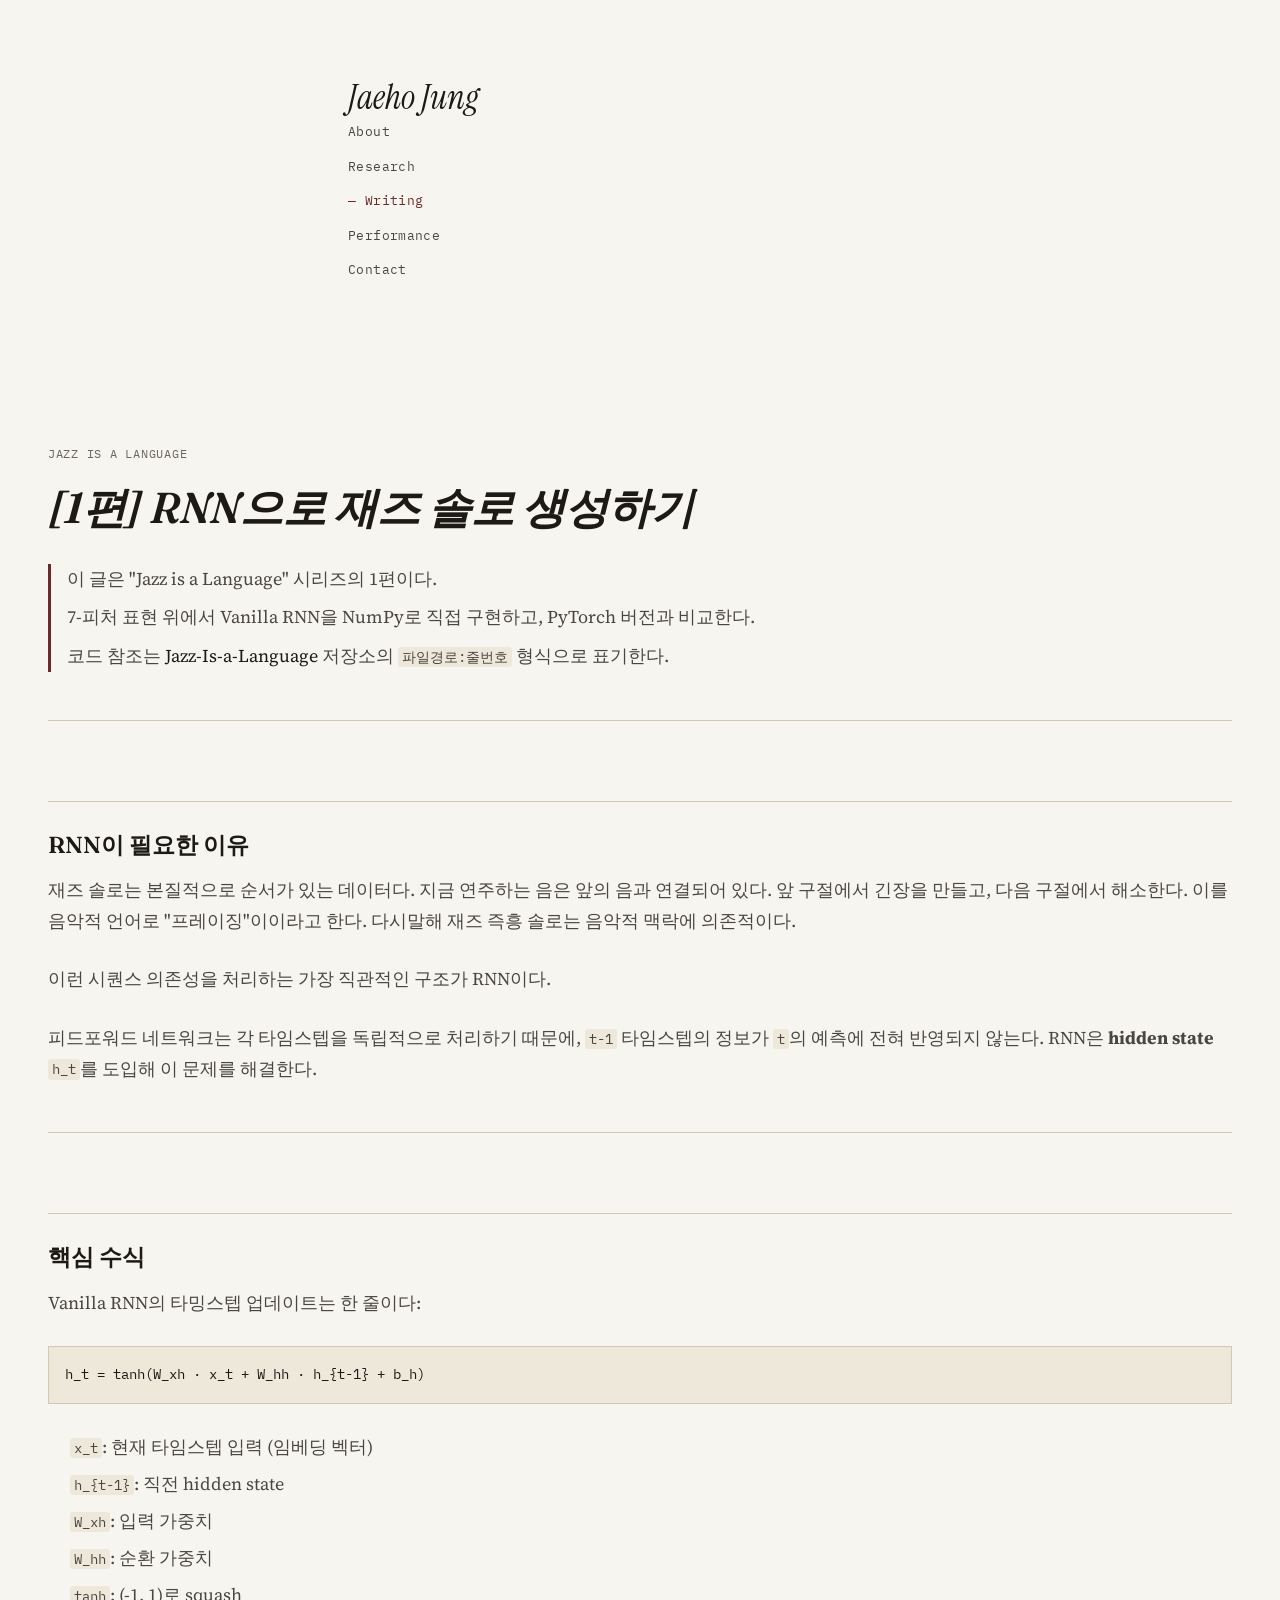
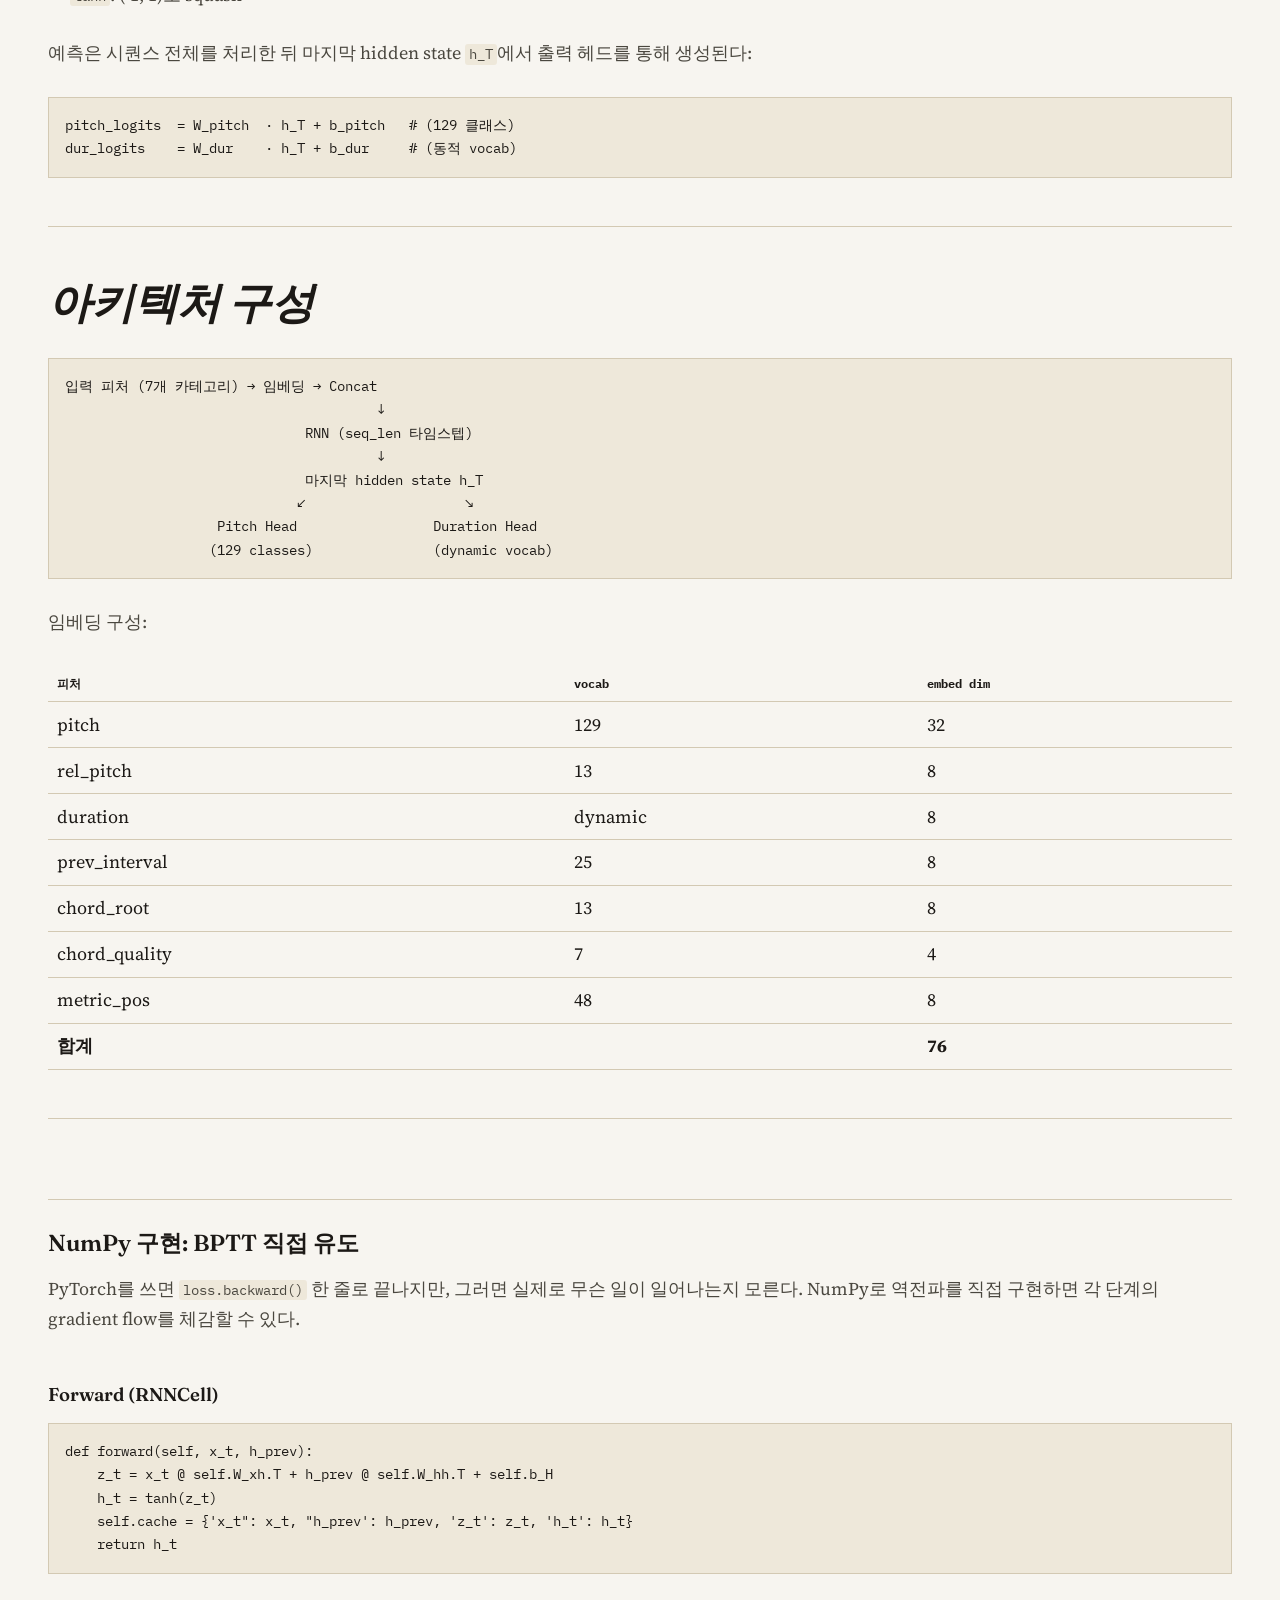
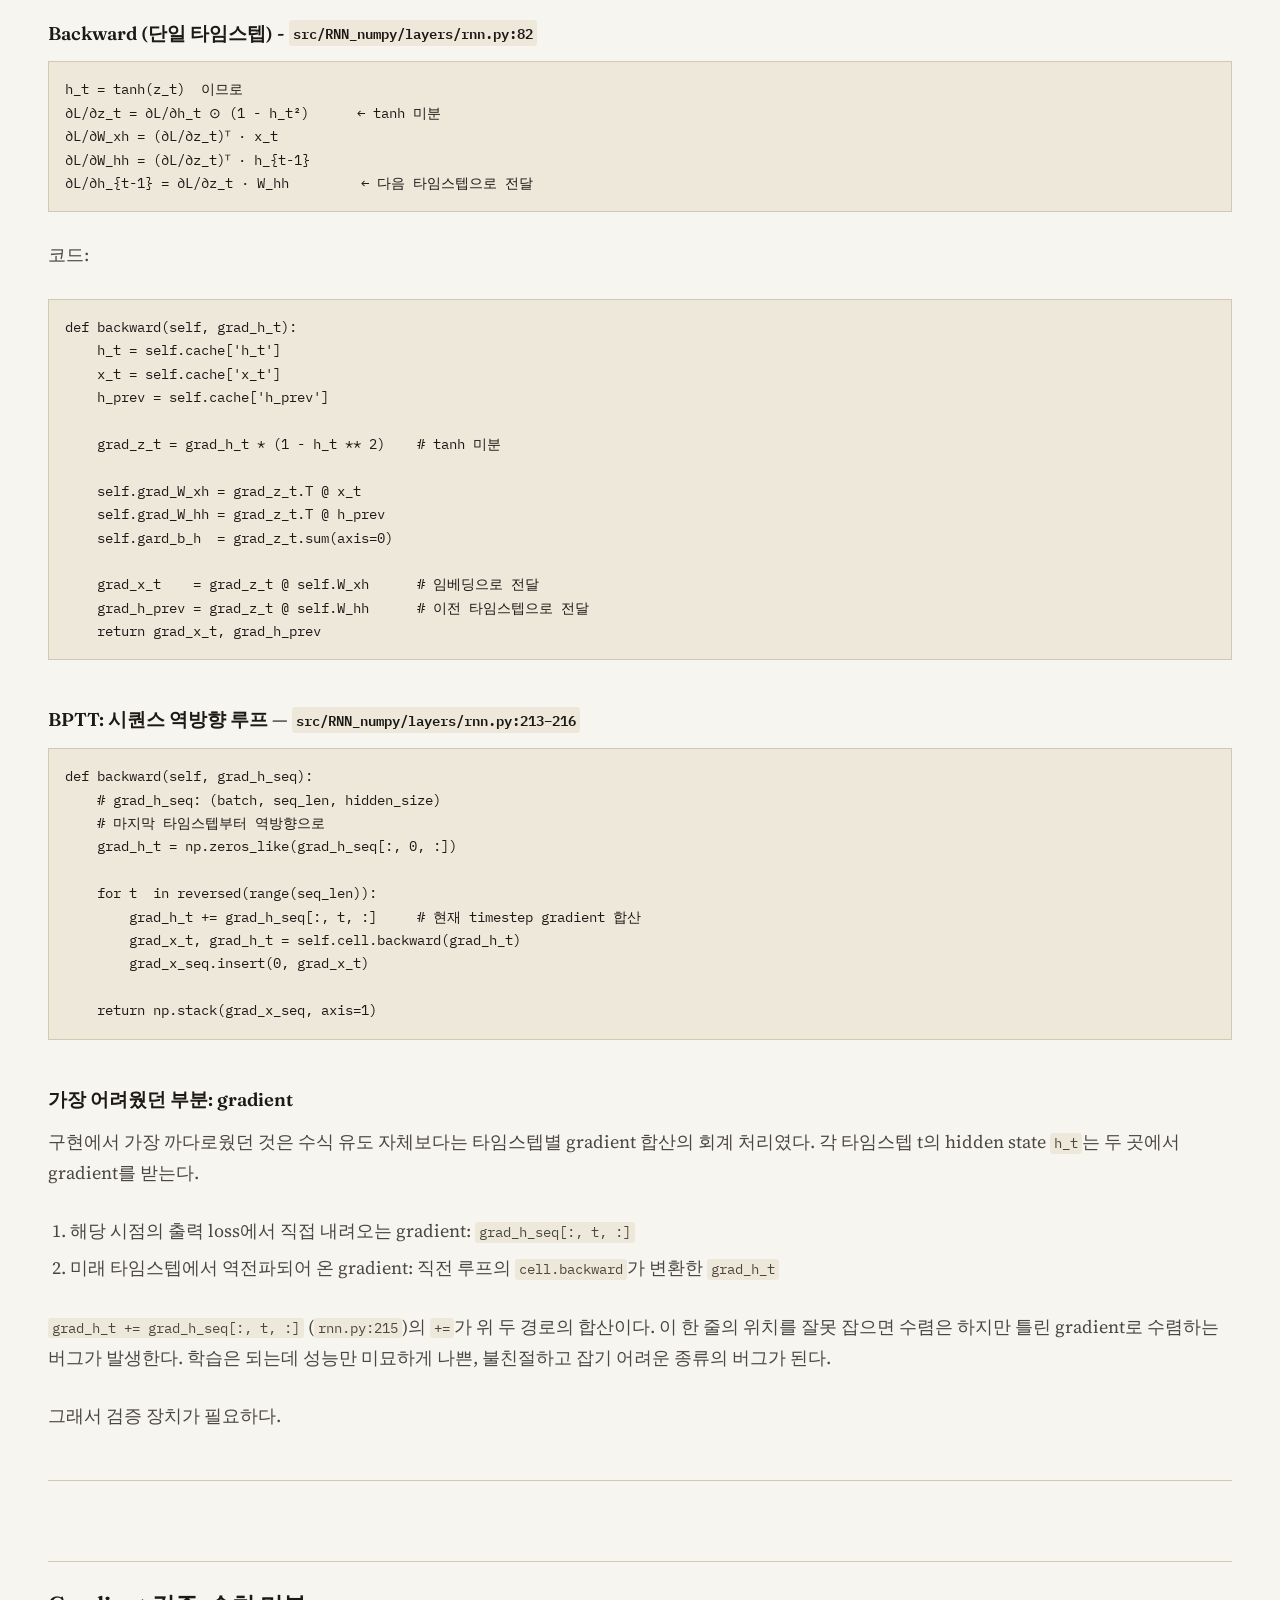
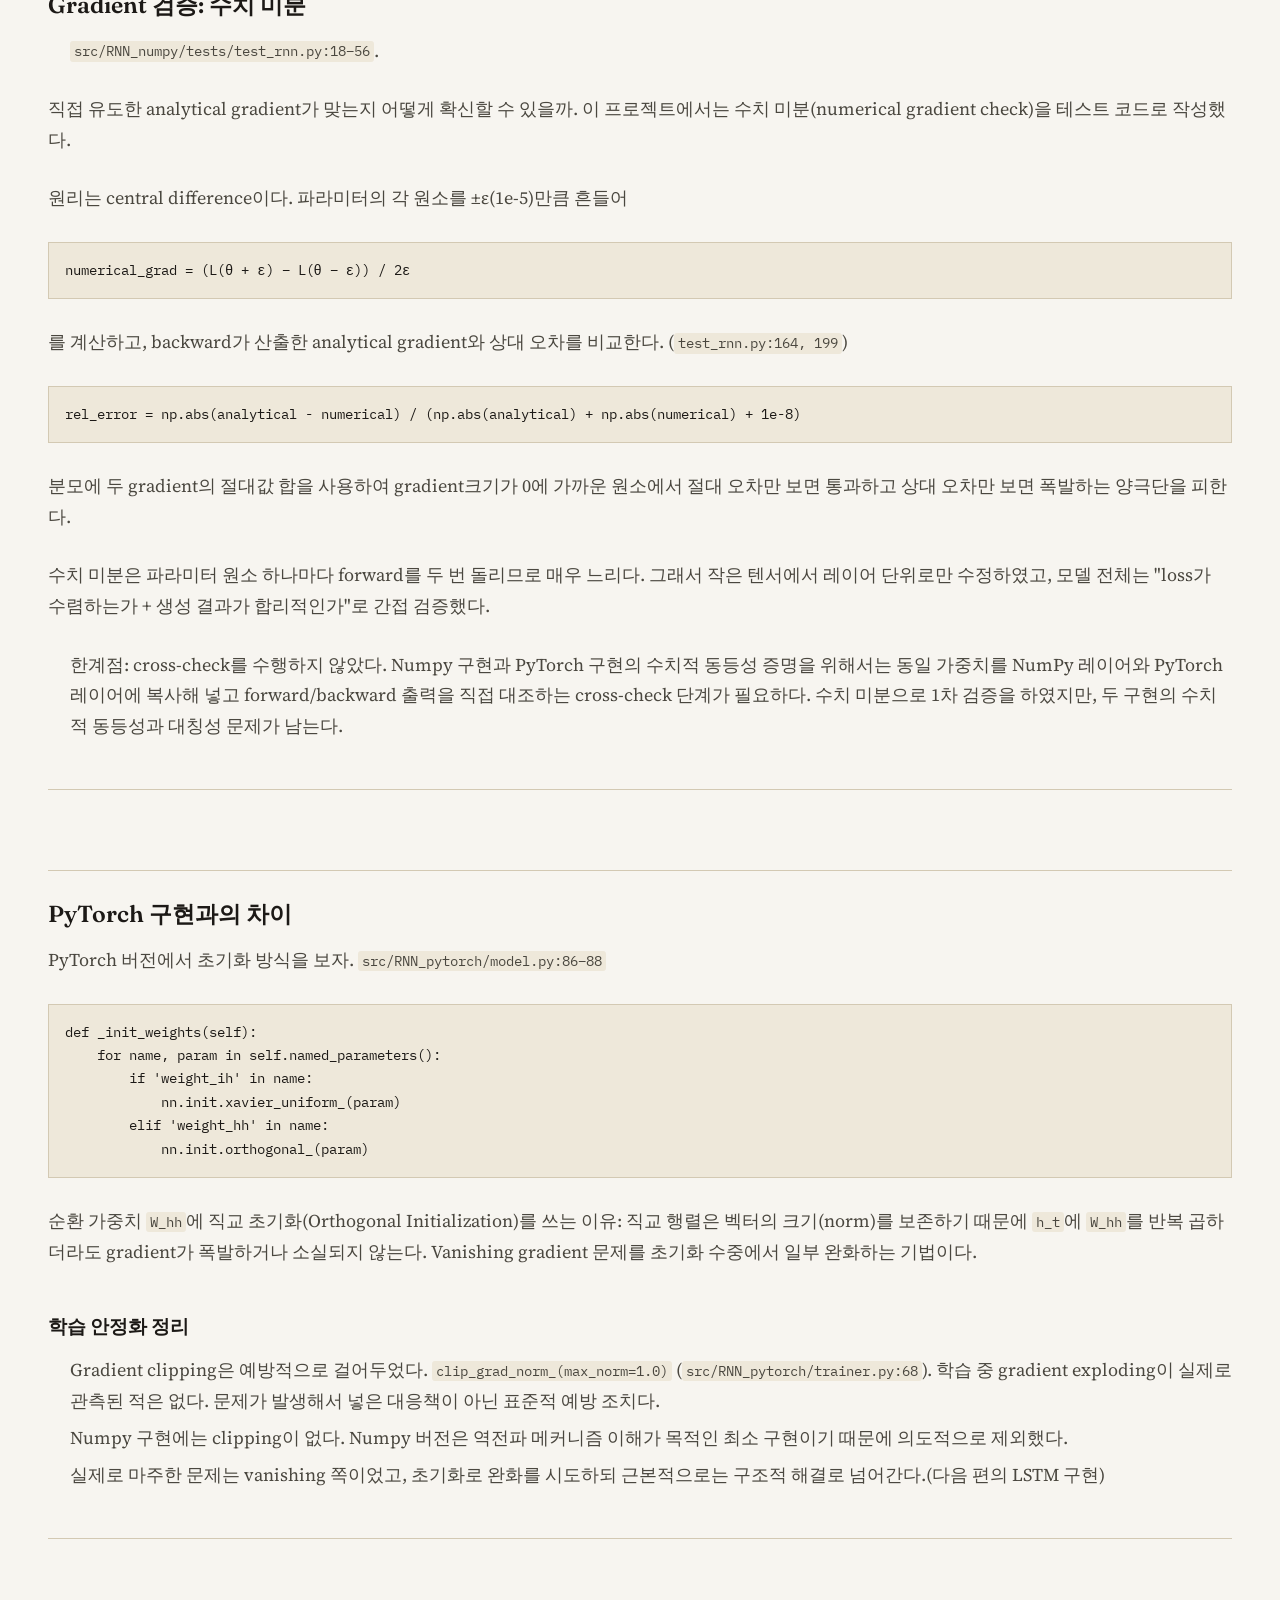
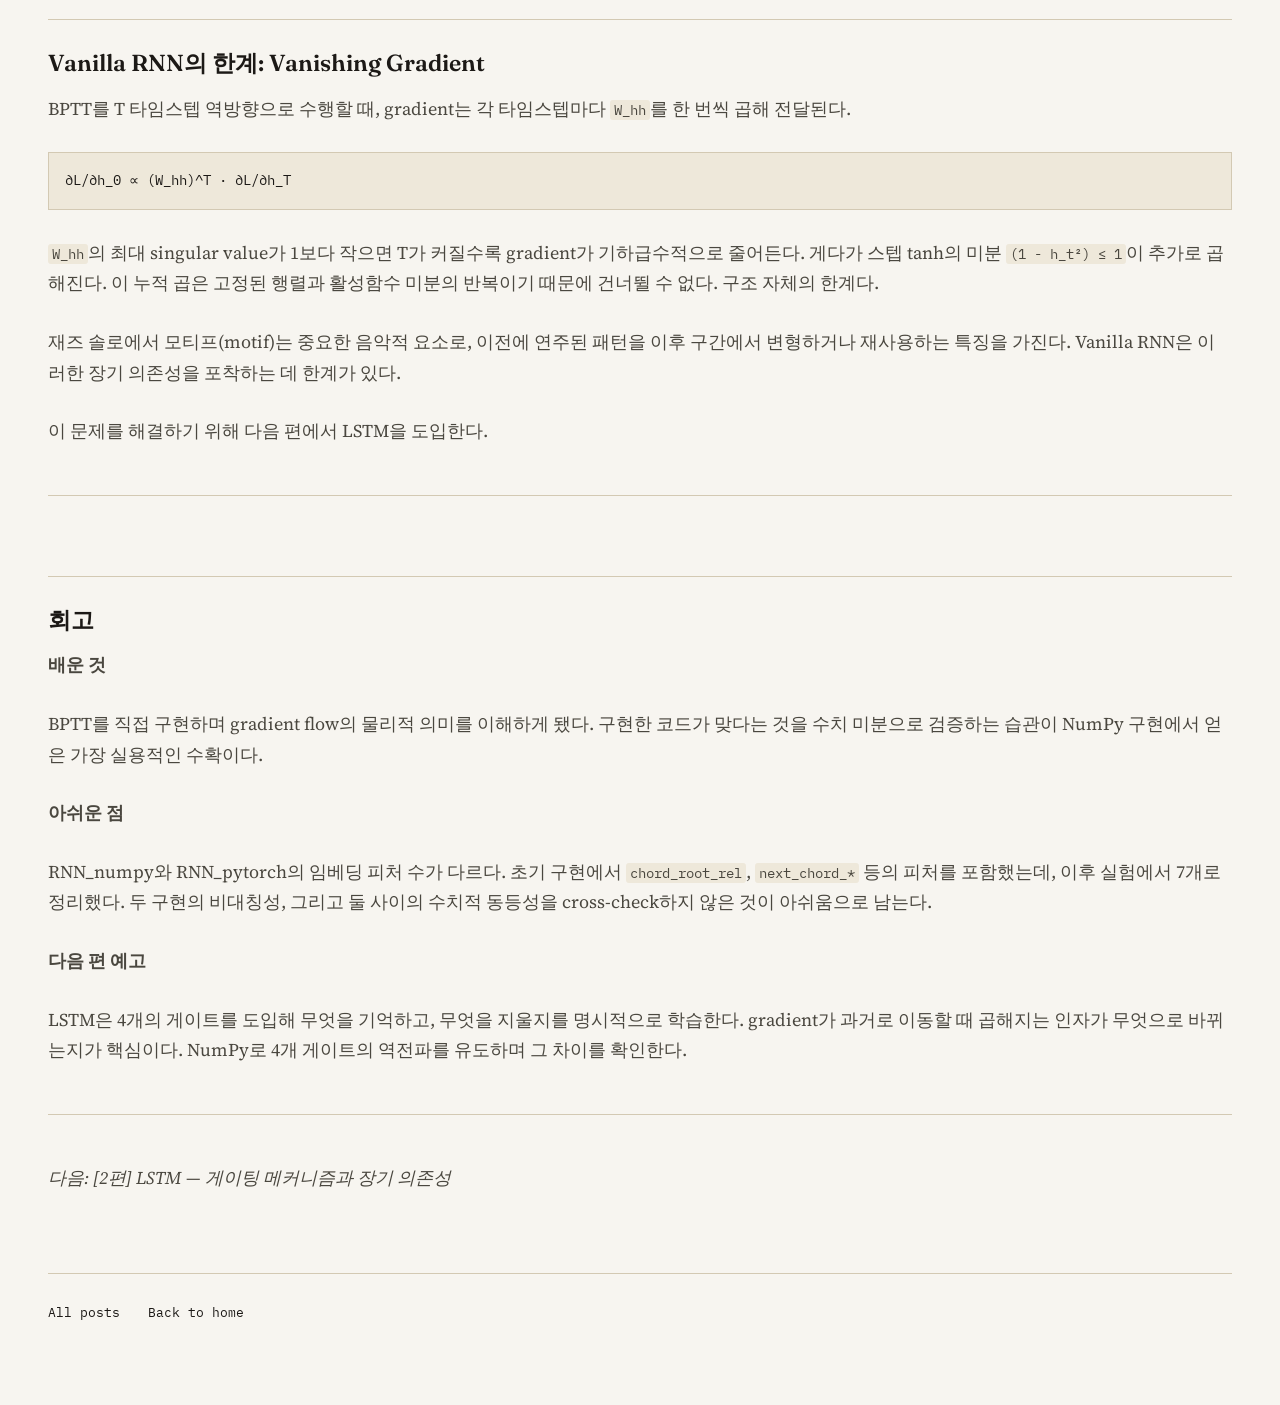
<file: posts/01_rnn.html>
<!DOCTYPE html>
<html lang="en">
  <head>
    <meta charset="UTF-8" />
    <meta name="viewport" content="width=device-width, initial-scale=1.0" />
    <title>[1편] RNN으로 재즈 솔로 생성하기 — Jaeho Jung</title>
    <link rel="stylesheet" href="../css/main.css" />
    <link rel="stylesheet" href="../css/media.css" />
  </head>
  <body class="site">
    <header class="header">
      <div class="wrap header-wrap">
        <a href="../index.html#home" class="logo">Jaeho Jung</a>
        <nav class="nav" aria-label="Primary navigation">
          <a href="../index.html#about" class="nav-link">About</a>
          <a href="../index.html#projects" class="nav-link">Research</a>
          <a href="index.html" class="nav-link active">Writing</a>
          <a href="../index.html#performance" class="nav-link">Performance</a>
          <a href="../index.html#contact" class="nav-link">Contact</a>
        </nav>
      </div>
    </header>

    <main>
      <article class="post-page wrap">
        <div class="post-kicker">Jazz Is a Language</div>
        <div class="post-content">
<h1>[1편] RNN으로 재즈 솔로 생성하기</h1>
<blockquote><p>이 글은 &quot;Jazz is a Language&quot; 시리즈의 1편이다.</p><p>7-피처 표현 위에서 Vanilla RNN을 NumPy로 직접 구현하고, PyTorch 버전과 비교한다.</p><p>코드 참조는 <a href="https://github.com/Jaeho-Jung/Jazz-Is-a-Language" target="_blank" rel="noreferrer">Jazz-Is-a-Language</a> 저장소의 <code>파일경로:줄번호</code> 형식으로 표기한다.</p></blockquote>
<hr />
<h2>RNN이 필요한 이유</h2>
<p>재즈 솔로는 본질적으로 순서가 있는 데이터다. 지금 연주하는 음은 앞의 음과 연결되어 있다. 앞 구절에서 긴장을 만들고, 다음 구절에서 해소한다. 이를 음악적 언어로 &quot;프레이징&quot;이이라고 한다. 다시말해 재즈 즉흥 솔로는 음악적 맥락에 의존적이다.</p>
<p>이런 시퀀스 의존성을 처리하는 가장 직관적인 구조가 RNN이다.</p>
<p>피드포워드 네트워크는 각 타임스텝을 독립적으로 처리하기 때문에, <code>t-1</code> 타임스텝의 정보가 <code>t</code>의 예측에 전혀 반영되지 않는다. RNN은 <strong>hidden state</strong> <code>h_t</code>를 도입해 이 문제를 해결한다.</p>
<hr />
<h2>핵심 수식</h2>
<p>Vanilla RNN의 타밍스텝 업데이트는 한 줄이다:</p>
<pre><code>h_t = tanh(W_xh · x_t + W_hh · h_{t-1} + b_h)</code></pre>
<ul><li><code>x_t</code>: 현재 타임스텝 입력 (임베딩 벡터)</li><li><code>h_{t-1}</code>: 직전 hidden state</li><li><code>W_xh</code>: 입력 가중치</li><li><code>W_hh</code>: 순환 가중치</li><li><code>tanh</code>: (-1, 1)로 squash</li></ul>
<p>예측은 시퀀스 전체를 처리한 뒤 마지막 hidden state <code>h_T</code>에서 출력 헤드를 통해 생성된다:</p>
<pre><code>pitch_logits  = W_pitch  · h_T + b_pitch   # (129 클래스)
dur_logits    = W_dur    · h_T + b_dur     # (동적 vocab)</code></pre>
<hr />
<h1>아키텍처 구성</h1>
<pre><code>입력 피처 (7개 카테고리) → 임베딩 → Concat
                                       ↓
                              RNN (seq_len 타임스텝)
                                       ↓
                              마지막 hidden state h_T
                             ↙                    ↘
                   Pitch Head                 Duration Head
                  (129 classes)               (dynamic vocab)</code></pre>
<p>임베딩 구성:</p>
<div class="markdown-table-wrap"><table><thead><tr><th>피처</th><th>vocab</th><th>embed dim</th></tr></thead><tbody><tr><td>pitch</td><td>129</td><td>32</td></tr><tr><td>rel_pitch</td><td>13</td><td>8</td></tr><tr><td>duration</td><td>dynamic</td><td>8</td></tr><tr><td>prev_interval</td><td>25</td><td>8</td></tr><tr><td>chord_root</td><td>13</td><td>8</td></tr><tr><td>chord_quality</td><td>7</td><td>4</td></tr><tr><td>metric_pos</td><td>48</td><td>8</td></tr><tr><td><strong>합계</strong></td><td></td><td><strong>76</strong></td></tr></tbody></table></div>
<hr />
<h2>NumPy 구현: BPTT 직접 유도</h2>
<p>PyTorch를 쓰면 <code>loss.backward()</code> 한 줄로 끝나지만, 그러면 실제로 무슨 일이 일어나는지 모른다. NumPy로 역전파를 직접 구현하면 각 단계의 gradient flow를 체감할 수 있다.</p>
<h3>Forward (RNNCell)</h3>
<pre><code>def forward(self, x_t, h_prev):
    z_t = x_t @ self.W_xh.T + h_prev @ self.W_hh.T + self.b_H
    h_t = tanh(z_t)
    self.cache = {&#39;x_t&quot;: x_t, &quot;h_prev&#39;: h_prev, &#39;z_t&#39;: z_t, &#39;h_t&#39;: h_t}
    return h_t</code></pre>
<h3>Backward (단일 타임스텝) - <code>src/RNN_numpy/layers/rnn.py:82</code></h3>
<pre><code>h_t = tanh(z_t)  이므로
∂L/∂z_t = ∂L/∂h_t ⊙ (1 - h_t²)      ← tanh 미분
∂L/∂W_xh = (∂L/∂z_t)ᵀ · x_t
∂L/∂W_hh = (∂L/∂z_t)ᵀ · h_{t-1}
∂L/∂h_{t-1} = ∂L/∂z_t · W_hh         ← 다음 타임스텝으로 전달</code></pre>
<p>코드:</p>
<pre><code>def backward(self, grad_h_t):
    h_t = self.cache[&#39;h_t&#39;]
    x_t = self.cache[&#39;x_t&#39;]
    h_prev = self.cache[&#39;h_prev&#39;]

    grad_z_t = grad_h_t * (1 - h_t ** 2)    # tanh 미분

    self.grad_W_xh = grad_z_t.T @ x_t
    self.grad_W_hh = grad_z_t.T @ h_prev
    self.gard_b_h  = grad_z_t.sum(axis=0)

    grad_x_t    = grad_z_t @ self.W_xh      # 임베딩으로 전달
    grad_h_prev = grad_z_t @ self.W_hh      # 이전 타임스텝으로 전달
    return grad_x_t, grad_h_prev</code></pre>
<h3>BPTT: 시퀀스 역방향 루프 — <code>src/RNN_numpy/layers/rnn.py:213–216</code></h3>
<pre><code>def backward(self, grad_h_seq):
    # grad_h_seq: (batch, seq_len, hidden_size)
    # 마지막 타임스텝부터 역방향으로
    grad_h_t = np.zeros_like(grad_h_seq[:, 0, :])

    for t  in reversed(range(seq_len)):
        grad_h_t += grad_h_seq[:, t, :]     # 현재 timestep gradient 합산
        grad_x_t, grad_h_t = self.cell.backward(grad_h_t)
        grad_x_seq.insert(0, grad_x_t)

    return np.stack(grad_x_seq, axis=1)</code></pre>
<h3>가장 어려웠던 부분: gradient</h3>
<p>구현에서 가장 까다로웠던 것은 수식 유도 자체보다는 타임스텝별 gradient 합산의 회계 처리였다. 각 타임스텝 t의 hidden state <code>h_t</code>는 두 곳에서 gradient를 받는다.</p>
<ol><li>해당 시점의 출력 loss에서 직접 내려오는 gradient: <code>grad_h_seq[:, t, :]</code></li><li>미래 타임스텝에서 역전파되어 온 gradient: 직전 루프의 <code>cell.backward</code>가 변환한 <code>grad_h_t</code></li></ol>
<p><code>grad_h_t += grad_h_seq[:, t, :]</code> (<code>rnn.py:215</code>)의 <code>+=</code>가 위 두 경로의 합산이다. 이 한 줄의 위치를 잘못 잡으면 수렴은 하지만 틀린 gradient로 수렴하는 버그가 발생한다. 학습은 되는데 성능만 미묘하게 나쁜, 불친절하고 잡기 어려운 종류의 버그가 된다.</p>
<p>그래서 검증 장치가 필요하다.</p>
<hr />
<h2>Gradient 검증: 수치 미분</h2>
<ul><li><code>src/RNN_numpy/tests/test_rnn.py:18–56</code>.</li></ul>
<p>직접 유도한 analytical gradient가 맞는지 어떻게 확신할 수 있을까. 이 프로젝트에서는 수치 미분(numerical gradient check)을 테스트 코드로 작성했다.</p>
<p>원리는 central difference이다. 파라미터의 각 원소를 ±ε(1e-5)만큼 흔들어</p>
<pre><code>numerical_grad = (L(θ + ε) − L(θ − ε)) / 2ε</code></pre>
<p>를 계산하고, backward가 산출한 analytical gradient와 상대 오차를 비교한다. (<code>test_rnn.py:164, 199</code>)</p>
<pre><code>rel_error = np.abs(analytical - numerical) / (np.abs(analytical) + np.abs(numerical) + 1e-8)</code></pre>
<p>분모에 두 gradient의 절대값 합을 사용하여 gradient크기가 0에 가까운 원소에서 절대 오차만 보면 통과하고 상대 오차만 보면 폭발하는 양극단을 피한다.</p>
<p>수치 미분은 파라미터 원소 하나마다 forward를 두 번 돌리므로 매우 느리다. 그래서 작은 텐서에서 레이어 단위로만 수정하였고, 모델 전체는 &quot;loss가 수렴하는가 + 생성 결과가 합리적인가&quot;로 간접 검증했다.</p>
<ul><li>한계점: cross-check를 수행하지 않았다. Numpy 구현과 PyTorch 구현의 수치적 동등성 증명을 위해서는 동일 가중치를 NumPy 레이어와 PyTorch 레이어에 복사해 넣고 forward/backward 출력을 직접 대조하는 cross-check 단계가 필요하다. 수치 미분으로 1차 검증을 하였지만, 두 구현의 수치적 동등성과 대칭성 문제가 남는다.</li></ul>
<hr />
<h2>PyTorch 구현과의 차이</h2>
<p>PyTorch 버전에서 초기화 방식을 보자. <code>src/RNN_pytorch/model.py:86–88</code></p>
<pre><code>def _init_weights(self):
    for name, param in self.named_parameters():
        if &#39;weight_ih&#39; in name:
            nn.init.xavier_uniform_(param)
        elif &#39;weight_hh&#39; in name:
            nn.init.orthogonal_(param)</code></pre>
<p>순환 가중치 <code>W_hh</code>에 직교 초기화(Orthogonal Initialization)를 쓰는 이유: 직교 행렬은 벡터의 크기(norm)를 보존하기 때문에 <code>h_t</code>에 <code>W_hh</code>를 반복 곱하더라도 gradient가 폭발하거나 소실되지 않는다. Vanishing gradient 문제를 초기화 수중에서 일부 완화하는 기법이다.</p>
<h3>학습 안정화 정리</h3>
<ul><li>Gradient clipping은 예방적으로 걸어두었다. <code>clip_grad_norm_(max_norm=1.0)</code> (<code>src/RNN_pytorch/trainer.py:68</code>). 학습 중 gradient exploding이 실제로 관측된 적은 없다. 문제가 발생해서 넣은 대응책이 아닌 표준적 예방 조치다.</li><li>Numpy 구현에는 clipping이 없다. Numpy 버전은 역전파 메커니즘 이해가 목적인 최소 구현이기 때문에 의도적으로 제외했다.</li><li>실제로 마주한 문제는 vanishing 쪽이었고, 초기화로 완화를 시도하되 근본적으로는 구조적 해결로 넘어간다.(다음 편의 LSTM 구현)</li></ul>
<hr />
<h2>Vanilla RNN의 한계: Vanishing Gradient</h2>
<p>BPTT를 T 타임스텝 역방향으로 수행할 때, gradient는 각 타임스텝마다 <code>W_hh</code>를 한 번씩 곱해 전달된다.</p>
<pre><code>∂L/∂h_0 ∝ (W_hh)^T · ∂L/∂h_T</code></pre>
<p><code>W_hh</code>의 최대 singular value가 1보다 작으면 T가 커질수록 gradient가 기하급수적으로 줄어든다. 게다가 스텝 tanh의 미분 <code>(1 - h_t²) ≤ 1</code>이 추가로 곱해진다. 이 누적 곱은 고정된 행렬과 활성함수 미분의 반복이기 때문에 건너뛸 수 없다. 구조 자체의 한계다.</p>
<p>재즈 솔로에서 모티프(motif)는 중요한 음악적 요소로, 이전에 연주된 패턴을 이후 구간에서 변형하거나 재사용하는 특징을 가진다. Vanilla RNN은 이러한 장기 의존성을 포착하는 데 한계가 있다.</p>
<p>이 문제를 해결하기 위해 다음 편에서 LSTM을 도입한다.</p>
<hr />
<h2>회고</h2>
<p><strong>배운 것</strong></p>
<p>BPTT를 직접 구현하며 gradient flow의 물리적 의미를 이해하게 됐다. 구현한 코드가 맞다는 것을 수치 미분으로 검증하는 습관이 NumPy 구현에서 얻은 가장 실용적인 수확이다.</p>
<p><strong>아쉬운 점</strong></p>
<p>RNN_numpy와 RNN_pytorch의 임베딩 피처 수가 다르다. 초기 구현에서 <code>chord_root_rel</code>, <code>next_chord_*</code> 등의 피처를 포함했는데, 이후 실험에서 7개로 정리했다. 두 구현의 비대칭성, 그리고 둘 사이의 수치적 동등성을 cross-check하지 않은 것이 아쉬움으로 남는다.</p>
<p><strong>다음 편 예고</strong></p>
<p>LSTM은 4개의 게이트를 도입해 무엇을 기억하고, 무엇을 지울지를 명시적으로 학습한다. gradient가 과거로 이동할 때 곱해지는 인자가 무엇으로 바뀌는지가 핵심이다. NumPy로 4개 게이트의 역전파를 유도하며 그 차이를 확인한다.</p>
<hr />
<p><em>다음: [2편] LSTM — 게이팅 메커니즘과 장기 의존성</em></p>
        </div>
        <nav class="post-nav" aria-label="Post navigation">
          <a href="index.html">All posts</a>
          <a href="../index.html#writing">Back to home</a>
        </nav>
      </article>
    </main>
  </body>
</html>
</file>
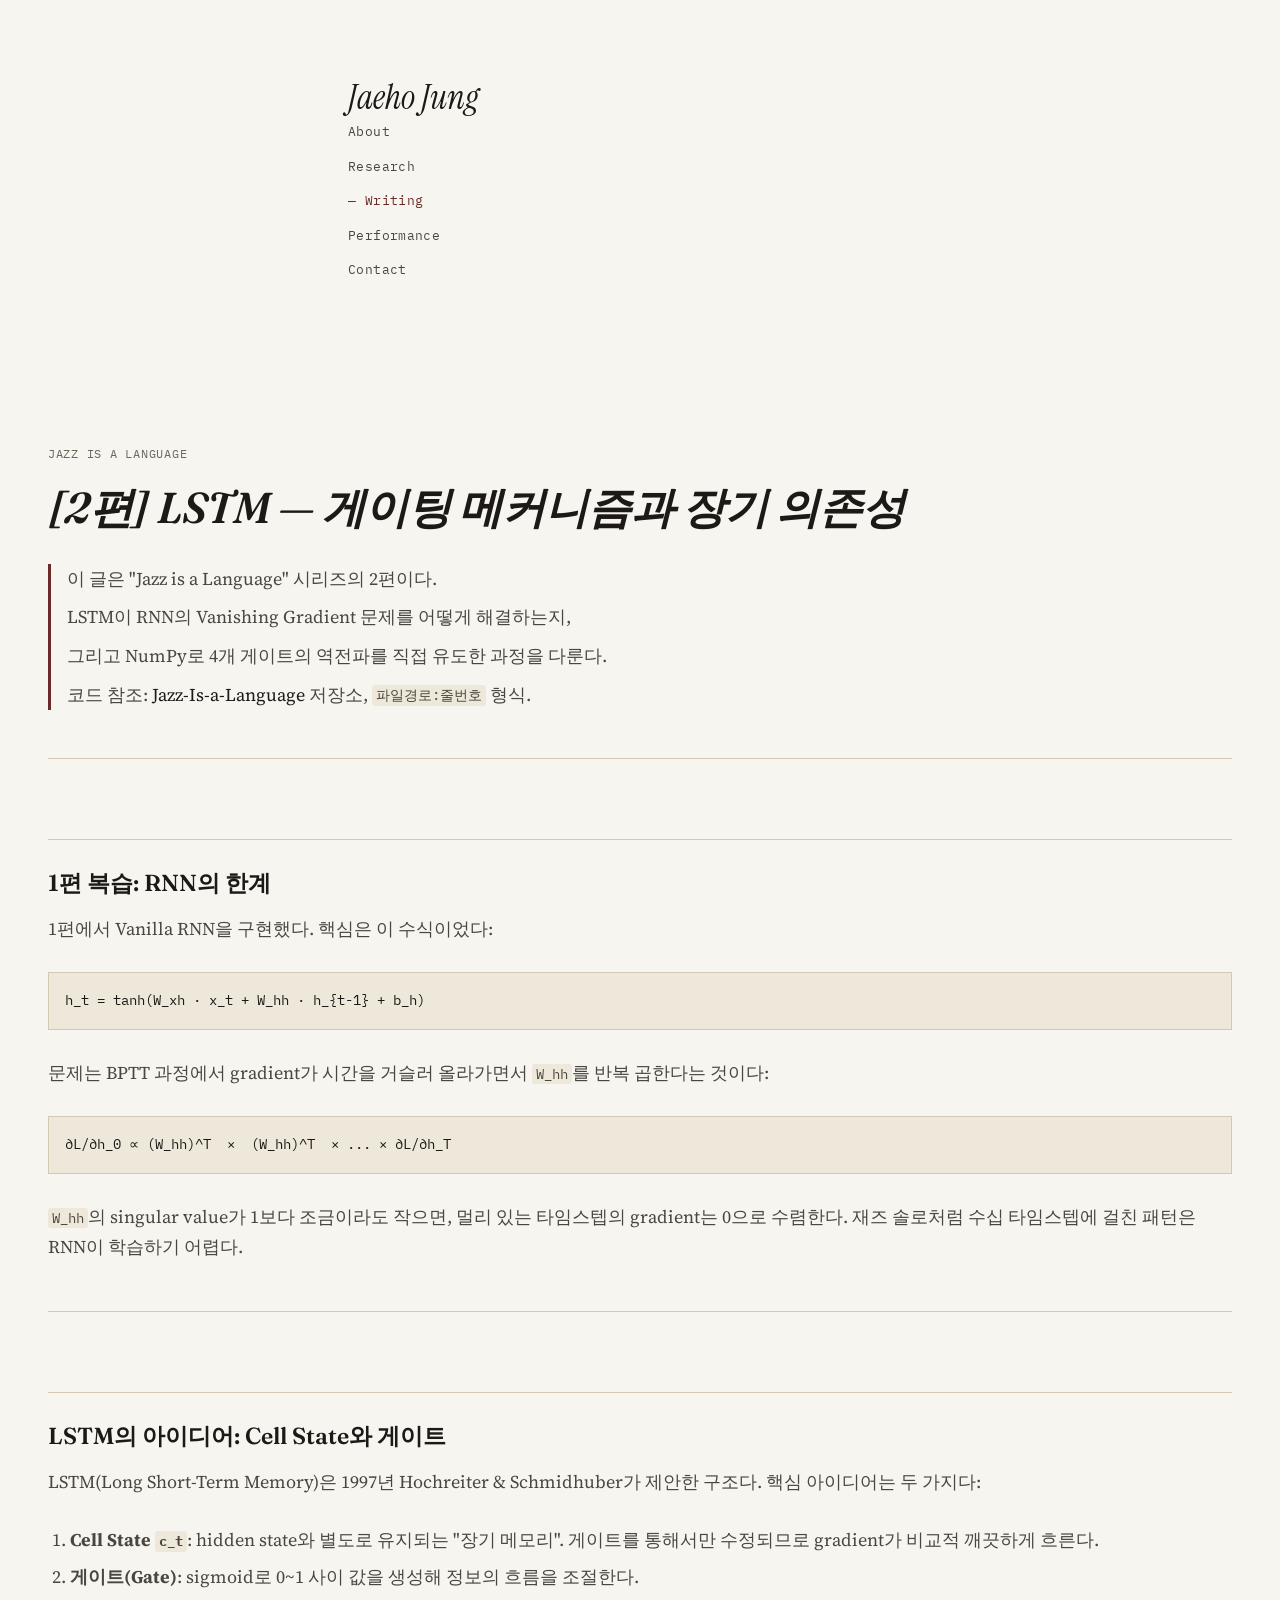
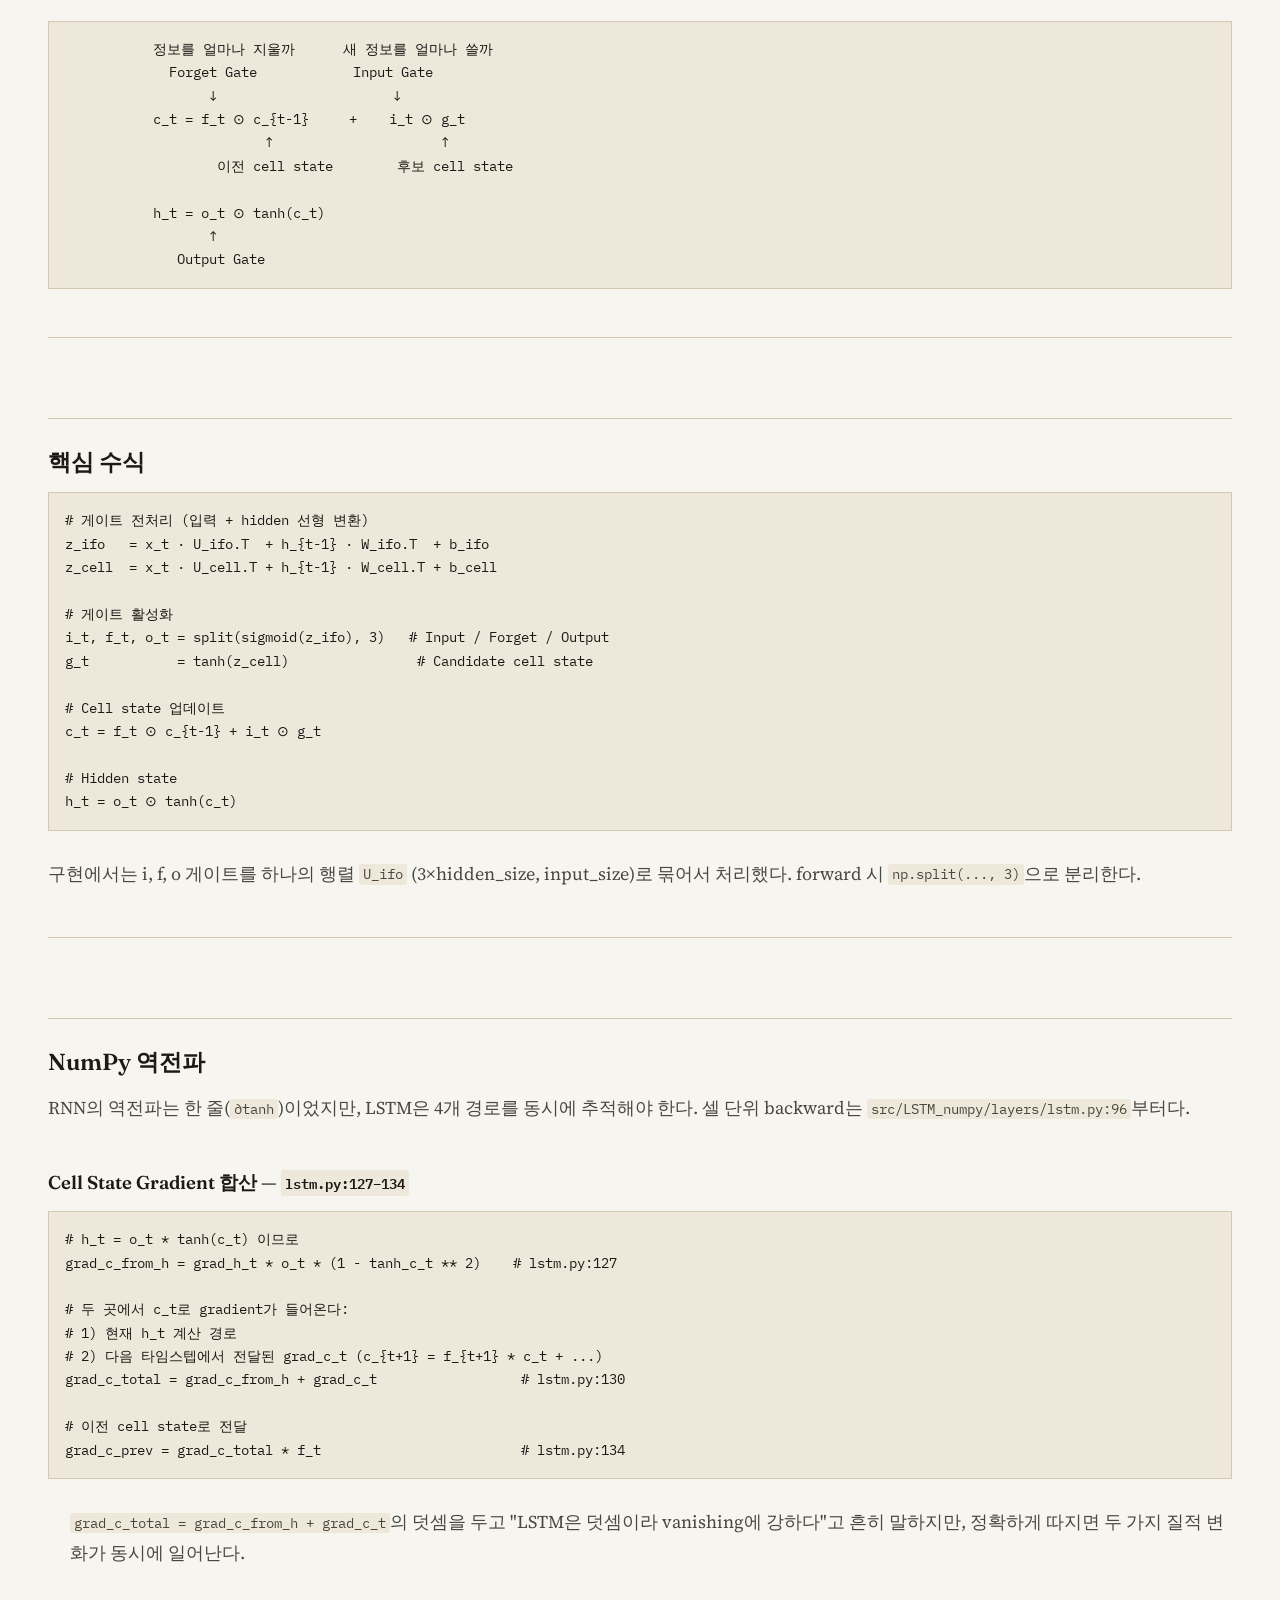
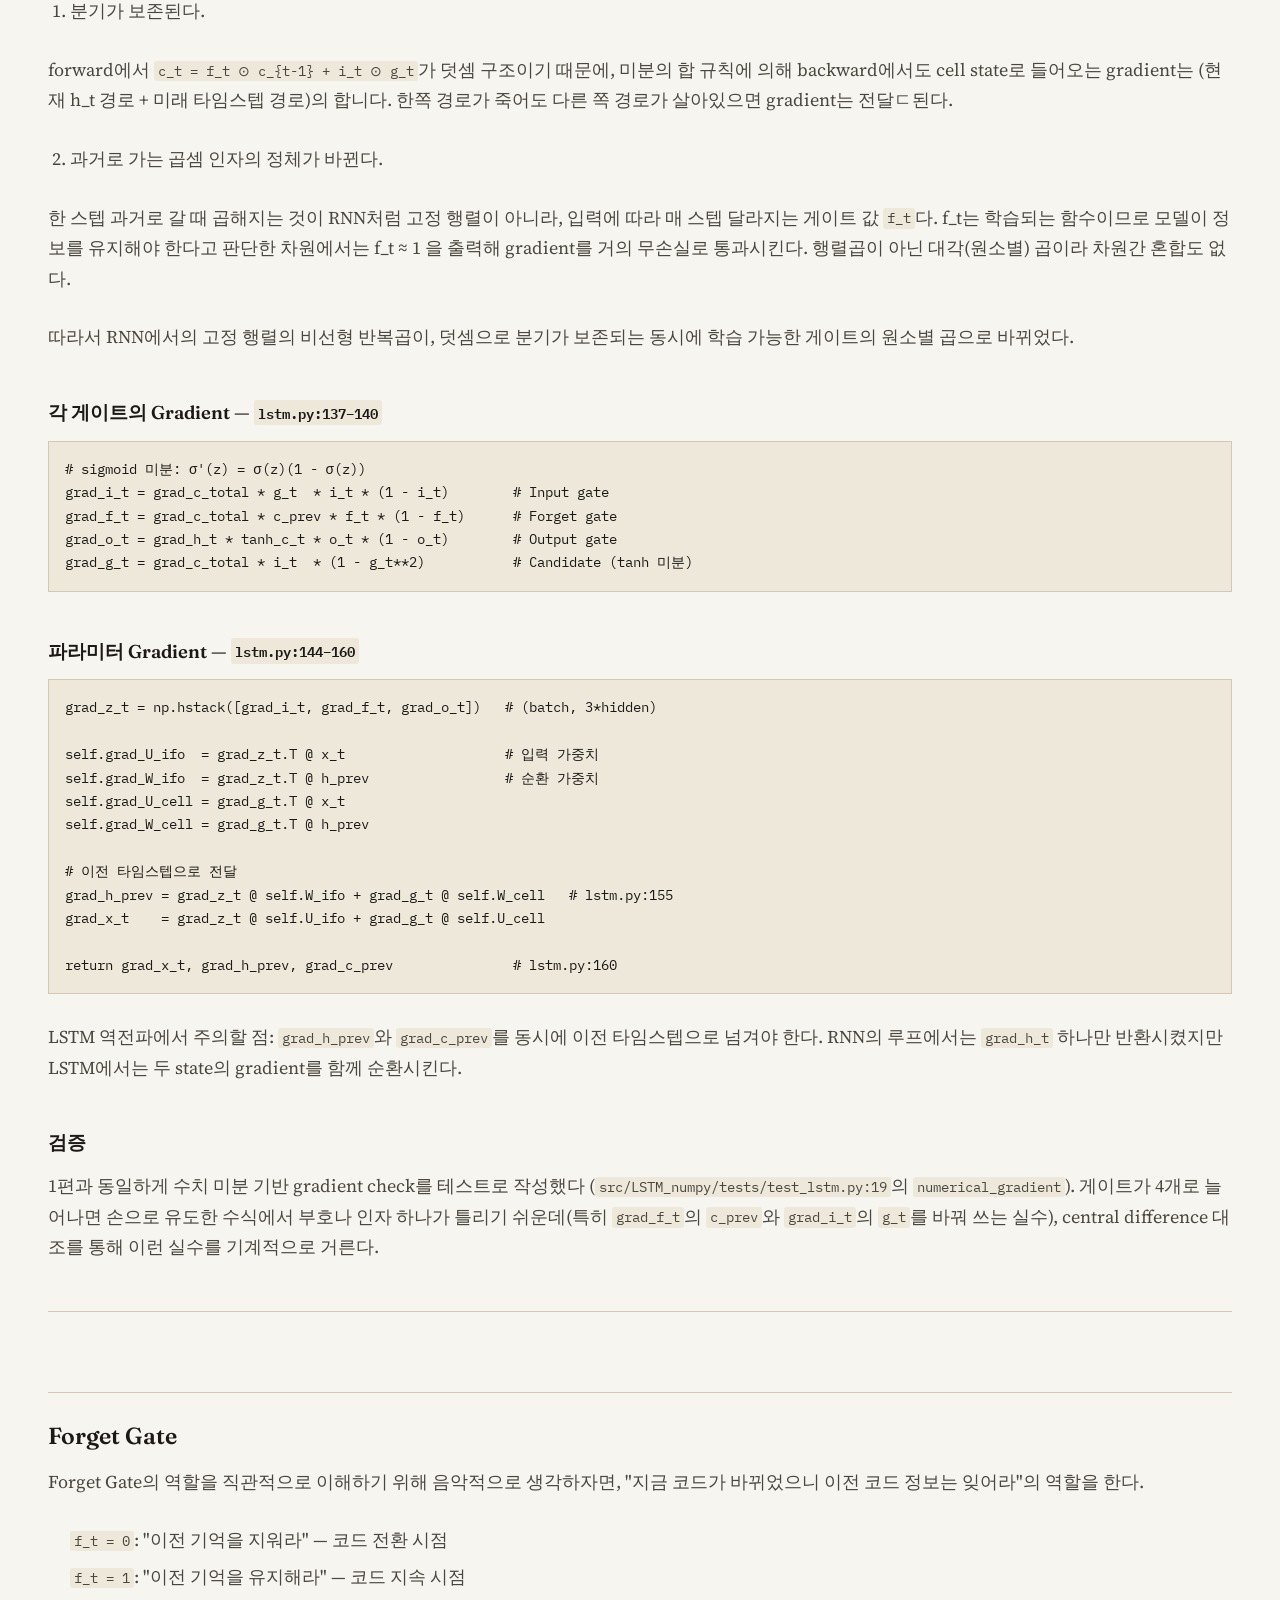
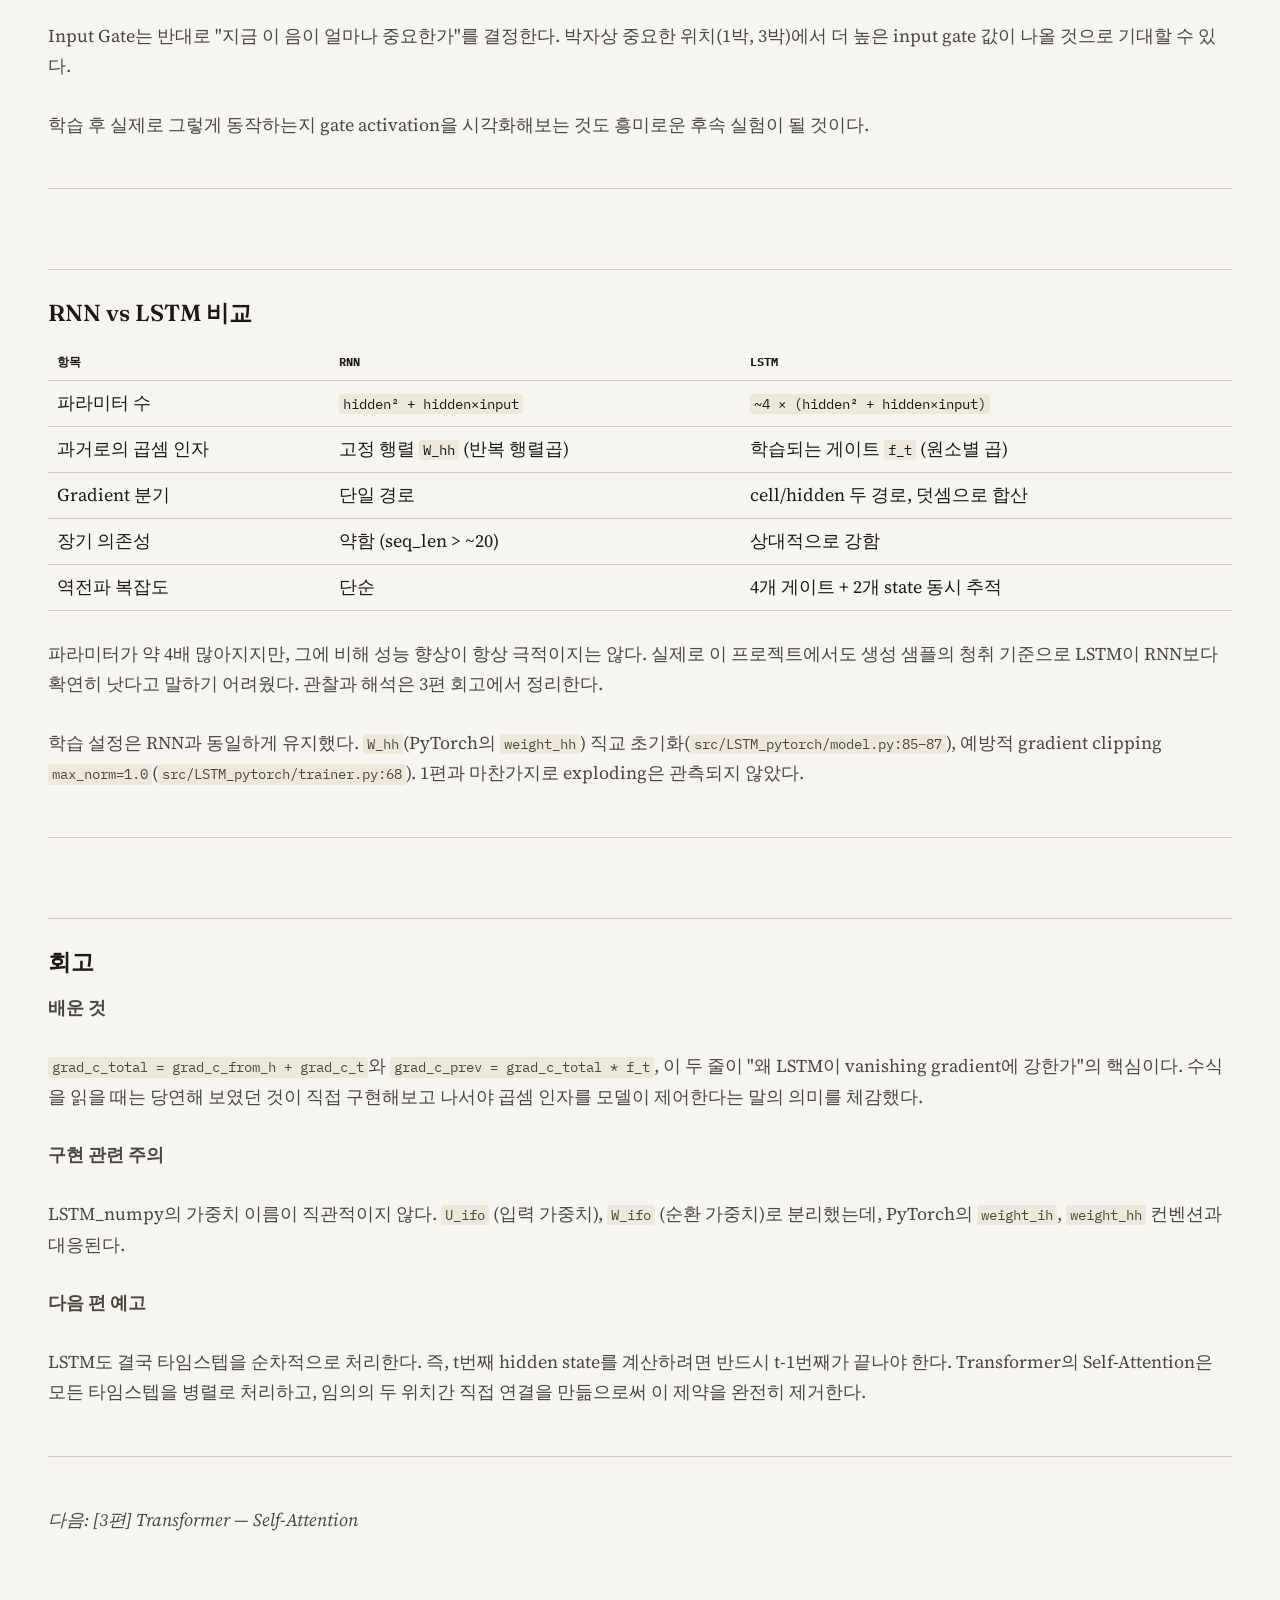
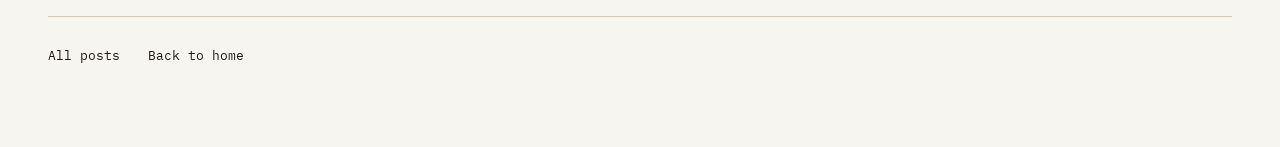
<file: posts/02_lstm.html>
<!DOCTYPE html>
<html lang="en">
  <head>
    <meta charset="UTF-8" />
    <meta name="viewport" content="width=device-width, initial-scale=1.0" />
    <title>[2편] LSTM — 게이팅 메커니즘과 장기 의존성 — Jaeho Jung</title>
    <link rel="stylesheet" href="../css/main.css" />
    <link rel="stylesheet" href="../css/media.css" />
  </head>
  <body class="site">
    <header class="header">
      <div class="wrap header-wrap">
        <a href="../index.html#home" class="logo">Jaeho Jung</a>
        <nav class="nav" aria-label="Primary navigation">
          <a href="../index.html#about" class="nav-link">About</a>
          <a href="../index.html#projects" class="nav-link">Research</a>
          <a href="index.html" class="nav-link active">Writing</a>
          <a href="../index.html#performance" class="nav-link">Performance</a>
          <a href="../index.html#contact" class="nav-link">Contact</a>
        </nav>
      </div>
    </header>

    <main>
      <article class="post-page wrap">
        <div class="post-kicker">Jazz Is a Language</div>
        <div class="post-content">
<h1>[2편] LSTM — 게이팅 메커니즘과 장기 의존성</h1>
<blockquote><p>이 글은 &quot;Jazz is a Language&quot; 시리즈의 2편이다.</p><p>LSTM이 RNN의 Vanishing Gradient 문제를 어떻게 해결하는지,</p><p>그리고 NumPy로 4개 게이트의 역전파를 직접 유도한 과정을 다룬다.</p><p>코드 참조: <a href="https://github.com/Jaeho-Jung/Jazz-Is-a-Language" target="_blank" rel="noreferrer">Jazz-Is-a-Language</a> 저장소, <code>파일경로:줄번호</code> 형식.</p></blockquote>
<hr />
<h2>1편 복습: RNN의 한계</h2>
<p>1편에서 Vanilla RNN을 구현했다. 핵심은 이 수식이었다:</p>
<pre><code>h_t = tanh(W_xh · x_t + W_hh · h_{t-1} + b_h)</code></pre>
<p>문제는 BPTT 과정에서 gradient가 시간을 거슬러 올라가면서 <code>W_hh</code>를 반복 곱한다는 것이다:</p>
<pre><code>∂L/∂h_0 ∝ (W_hh)^T  ×  (W_hh)^T  × ... × ∂L/∂h_T</code></pre>
<p><code>W_hh</code>의 singular value가 1보다 조금이라도 작으면, 멀리 있는 타임스텝의 gradient는 0으로 수렴한다. 재즈 솔로처럼 수십 타임스텝에 걸친 패턴은 RNN이 학습하기 어렵다.</p>
<hr />
<h2>LSTM의 아이디어: Cell State와 게이트</h2>
<p>LSTM(Long Short-Term Memory)은 1997년 Hochreiter &amp; Schmidhuber가 제안한 구조다. 핵심 아이디어는 두 가지다:</p>
<ol><li><strong>Cell State <code>c_t</code></strong>: hidden state와 별도로 유지되는 &quot;장기 메모리&quot;. 게이트를 통해서만 수정되므로 gradient가 비교적 깨끗하게 흐른다.</li><li><strong>게이트(Gate)</strong>: sigmoid로 0~1 사이 값을 생성해 정보의 흐름을 조절한다.</li></ol>
<pre><code>           정보를 얼마나 지울까      새 정보를 얼마나 쓸까
             Forget Gate            Input Gate
                  ↓                      ↓
           c_t = f_t ⊙ c_{t-1}     +    i_t ⊙ g_t
                         ↑                     ↑
                   이전 cell state        후보 cell state
      
           h_t = o_t ⊙ tanh(c_t)
                  ↑
              Output Gate</code></pre>
<hr />
<h2>핵심 수식</h2>
<pre><code># 게이트 전처리 (입력 + hidden 선형 변환)
z_ifo   = x_t · U_ifo.T  + h_{t-1} · W_ifo.T  + b_ifo
z_cell  = x_t · U_cell.T + h_{t-1} · W_cell.T + b_cell

# 게이트 활성화
i_t, f_t, o_t = split(sigmoid(z_ifo), 3)   # Input / Forget / Output
g_t           = tanh(z_cell)                # Candidate cell state

# Cell state 업데이트
c_t = f_t ⊙ c_{t-1} + i_t ⊙ g_t

# Hidden state
h_t = o_t ⊙ tanh(c_t)</code></pre>
<p>구현에서는 i, f, o 게이트를 하나의 행렬 <code>U_ifo</code> (3×hidden_size, input_size)로 묶어서 처리했다. forward 시 <code>np.split(..., 3)</code>으로 분리한다.</p>
<hr />
<h2>NumPy 역전파</h2>
<p>RNN의 역전파는 한 줄(<code>∂tanh</code>)이었지만, LSTM은 4개 경로를 동시에 추적해야 한다. 셀 단위 backward는 <code>src/LSTM_numpy/layers/lstm.py:96</code>부터다.</p>
<h3>Cell State Gradient 합산 — <code>lstm.py:127–134</code></h3>
<pre><code># h_t = o_t * tanh(c_t) 이므로
grad_c_from_h = grad_h_t * o_t * (1 - tanh_c_t ** 2)    # lstm.py:127

# 두 곳에서 c_t로 gradient가 들어온다:
# 1) 현재 h_t 계산 경로
# 2) 다음 타임스텝에서 전달된 grad_c_t (c_{t+1} = f_{t+1} * c_t + ...)
grad_c_total = grad_c_from_h + grad_c_t                  # lstm.py:130

# 이전 cell state로 전달
grad_c_prev = grad_c_total * f_t                         # lstm.py:134</code></pre>
<ul><li><code>grad_c_total = grad_c_from_h + grad_c_t</code>의 덧셈을 두고 &quot;LSTM은 덧셈이라 vanishing에 강하다&quot;고 흔히 말하지만, 정확하게 따지면 두 가지 질적 변화가 동시에 일어난다.</li></ul>
<ol><li>분기가 보존된다.</li></ol>
<p>forward에서 <code>c_t = f_t ⊙ c_{t-1} + i_t ⊙ g_t</code>가 덧셈 구조이기 때문에, 미분의 합 규칙에 의해 backward에서도 cell state로 들어오는 gradient는 (현재 h_t 경로 + 미래 타임스텝 경로)의 합니다. 한쪽 경로가 죽어도 다른 쪽 경로가 살아있으면 gradient는 전달ㄷ된다.</p>
<ol start="2"><li>과거로 가는 곱셈 인자의 정체가 바뀐다.</li></ol>
<p>한 스텝 과거로 갈 때 곱해지는 것이 RNN처럼 고정 행렬이 아니라, 입력에 따라 매 스텝 달라지는 게이트 값 <code>f_t</code>다. f_t는 학습되는 함수이므로 모델이 정보를 유지해야 한다고 판단한 차원에서는 f_t ≈ 1 을 출력해 gradient를 거의 무손실로 통과시킨다. 행렬곱이 아닌 대각(원소별) 곱이라 차원간 혼합도 없다.</p>
<p>따라서 RNN에서의 고정 행렬의 비선형 반복곱이, 덧셈으로 분기가 보존되는 동시에 학습 가능한 게이트의 원소별 곱으로 바뀌었다.</p>
<h3>각 게이트의 Gradient — <code>lstm.py:137–140</code></h3>
<pre><code># sigmoid 미분: σ&#39;(z) = σ(z)(1 - σ(z))
grad_i_t = grad_c_total * g_t  * i_t * (1 - i_t)        # Input gate
grad_f_t = grad_c_total * c_prev * f_t * (1 - f_t)      # Forget gate
grad_o_t = grad_h_t * tanh_c_t * o_t * (1 - o_t)        # Output gate
grad_g_t = grad_c_total * i_t  * (1 - g_t**2)           # Candidate (tanh 미분)</code></pre>
<h3>파라미터 Gradient — <code>lstm.py:144–160</code></h3>
<pre><code>grad_z_t = np.hstack([grad_i_t, grad_f_t, grad_o_t])   # (batch, 3*hidden)

self.grad_U_ifo  = grad_z_t.T @ x_t                    # 입력 가중치
self.grad_W_ifo  = grad_z_t.T @ h_prev                 # 순환 가중치
self.grad_U_cell = grad_g_t.T @ x_t
self.grad_W_cell = grad_g_t.T @ h_prev

# 이전 타임스텝으로 전달
grad_h_prev = grad_z_t @ self.W_ifo + grad_g_t @ self.W_cell   # lstm.py:155
grad_x_t    = grad_z_t @ self.U_ifo + grad_g_t @ self.U_cell

return grad_x_t, grad_h_prev, grad_c_prev               # lstm.py:160</code></pre>
<p>LSTM 역전파에서 주의할 점: <code>grad_h_prev</code>와 <code>grad_c_prev</code>를 동시에 이전 타임스텝으로 넘겨야 한다. RNN의 루프에서는 <code>grad_h_t</code> 하나만 반환시켰지만 LSTM에서는 두 state의 gradient를 함께 순환시킨다.</p>
<h3>검증</h3>
<p>1편과 동일하게 수치 미분 기반 gradient check를 테스트로 작성했다 (<code>src/LSTM_numpy/tests/test_lstm.py:19</code>의 <code>numerical_gradient</code>). 게이트가 4개로 늘어나면 손으로 유도한 수식에서 부호나 인자 하나가 틀리기 쉬운데(특히 <code>grad_f_t</code>의 <code>c_prev</code>와 <code>grad_i_t</code>의 <code>g_t</code>를 바꿔 쓰는 실수), central difference 대조를 통해 이런 실수를 기계적으로 거른다.</p>
<hr />
<h2>Forget Gate</h2>
<p>Forget Gate의 역할을 직관적으로 이해하기 위해 음악적으로 생각하자면, &quot;지금 코드가 바뀌었으니 이전 코드 정보는 잊어라&quot;의 역할을 한다.</p>
<ul><li><code>f_t = 0</code>: &quot;이전 기억을 지워라&quot; — 코드 전환 시점</li><li><code>f_t = 1</code>: &quot;이전 기억을 유지해라&quot; — 코드 지속 시점</li></ul>
<p>Input Gate는 반대로 &quot;지금 이 음이 얼마나 중요한가&quot;를 결정한다. 박자상 중요한 위치(1박, 3박)에서 더 높은 input gate 값이 나올 것으로 기대할 수 있다.</p>
<p>학습 후 실제로 그렇게 동작하는지 gate activation을 시각화해보는 것도 흥미로운 후속 실험이 될 것이다.</p>
<hr />
<h2>RNN vs LSTM 비교</h2>
<div class="markdown-table-wrap"><table><thead><tr><th>항목</th><th>RNN</th><th>LSTM</th></tr></thead><tbody><tr><td>파라미터 수</td><td><code>hidden² + hidden×input</code></td><td><code>~4 × (hidden² + hidden×input)</code></td></tr><tr><td>과거로의 곱셈 인자</td><td>고정 행렬 <code>W_hh</code> (반복 행렬곱)</td><td>학습되는 게이트 <code>f_t</code> (원소별 곱)</td></tr><tr><td>Gradient 분기</td><td>단일 경로</td><td>cell/hidden 두 경로, 덧셈으로 합산</td></tr><tr><td>장기 의존성</td><td>약함 (seq_len &gt; ~20)</td><td>상대적으로 강함</td></tr><tr><td>역전파 복잡도</td><td>단순</td><td>4개 게이트 + 2개 state 동시 추적</td></tr></tbody></table></div>
<p>파라미터가 약 4배 많아지지만, 그에 비해 성능 향상이 항상 극적이지는 않다. 실제로 이 프로젝트에서도 생성 샘플의 청취 기준으로 LSTM이 RNN보다 확연히 낫다고 말하기 어려웠다. 관찰과 해석은 3편 회고에서 정리한다.</p>
<p>학습 설정은 RNN과 동일하게 유지했다. <code>W_hh</code>(PyTorch의 <code>weight_hh</code>) 직교 초기화(<code>src/LSTM_pytorch/model.py:85–87</code>), 예방적 gradient clipping <code>max_norm=1.0</code>(<code>src/LSTM_pytorch/trainer.py:68</code>). 1편과 마찬가지로 exploding은 관측되지 않았다.</p>
<hr />
<h2>회고</h2>
<p><strong>배운 것</strong></p>
<p><code>grad_c_total = grad_c_from_h + grad_c_t</code>와 <code>grad_c_prev = grad_c_total * f_t</code>, 이 두 줄이 &quot;왜 LSTM이 vanishing gradient에 강한가&quot;의 핵심이다. 수식을 읽을 때는 당연해 보였던 것이 직접 구현해보고 나서야 곱셈 인자를 모델이 제어한다는 말의 의미를 체감했다.</p>
<p><strong>구현 관련 주의</strong></p>
<p>LSTM_numpy의 가중치 이름이 직관적이지 않다. <code>U_ifo</code> (입력 가중치), <code>W_ifo</code> (순환 가중치)로 분리했는데, PyTorch의 <code>weight_ih</code>, <code>weight_hh</code> 컨벤션과 대응된다.</p>
<p><strong>다음 편 예고</strong></p>
<p>LSTM도 결국 타임스텝을 순차적으로 처리한다. 즉, t번째 hidden state를 계산하려면 반드시 t-1번째가 끝나야 한다. Transformer의 Self-Attention은 모든 타임스텝을 병렬로 처리하고, 임의의 두 위치간 직접 연결을 만듦으로써 이 제약을 완전히 제거한다.</p>
<hr />
<p><em>다음: [3편] Transformer — Self-Attention</em></p>
        </div>
        <nav class="post-nav" aria-label="Post navigation">
          <a href="index.html">All posts</a>
          <a href="../index.html#writing">Back to home</a>
        </nav>
      </article>
    </main>
  </body>
</html>
</file>
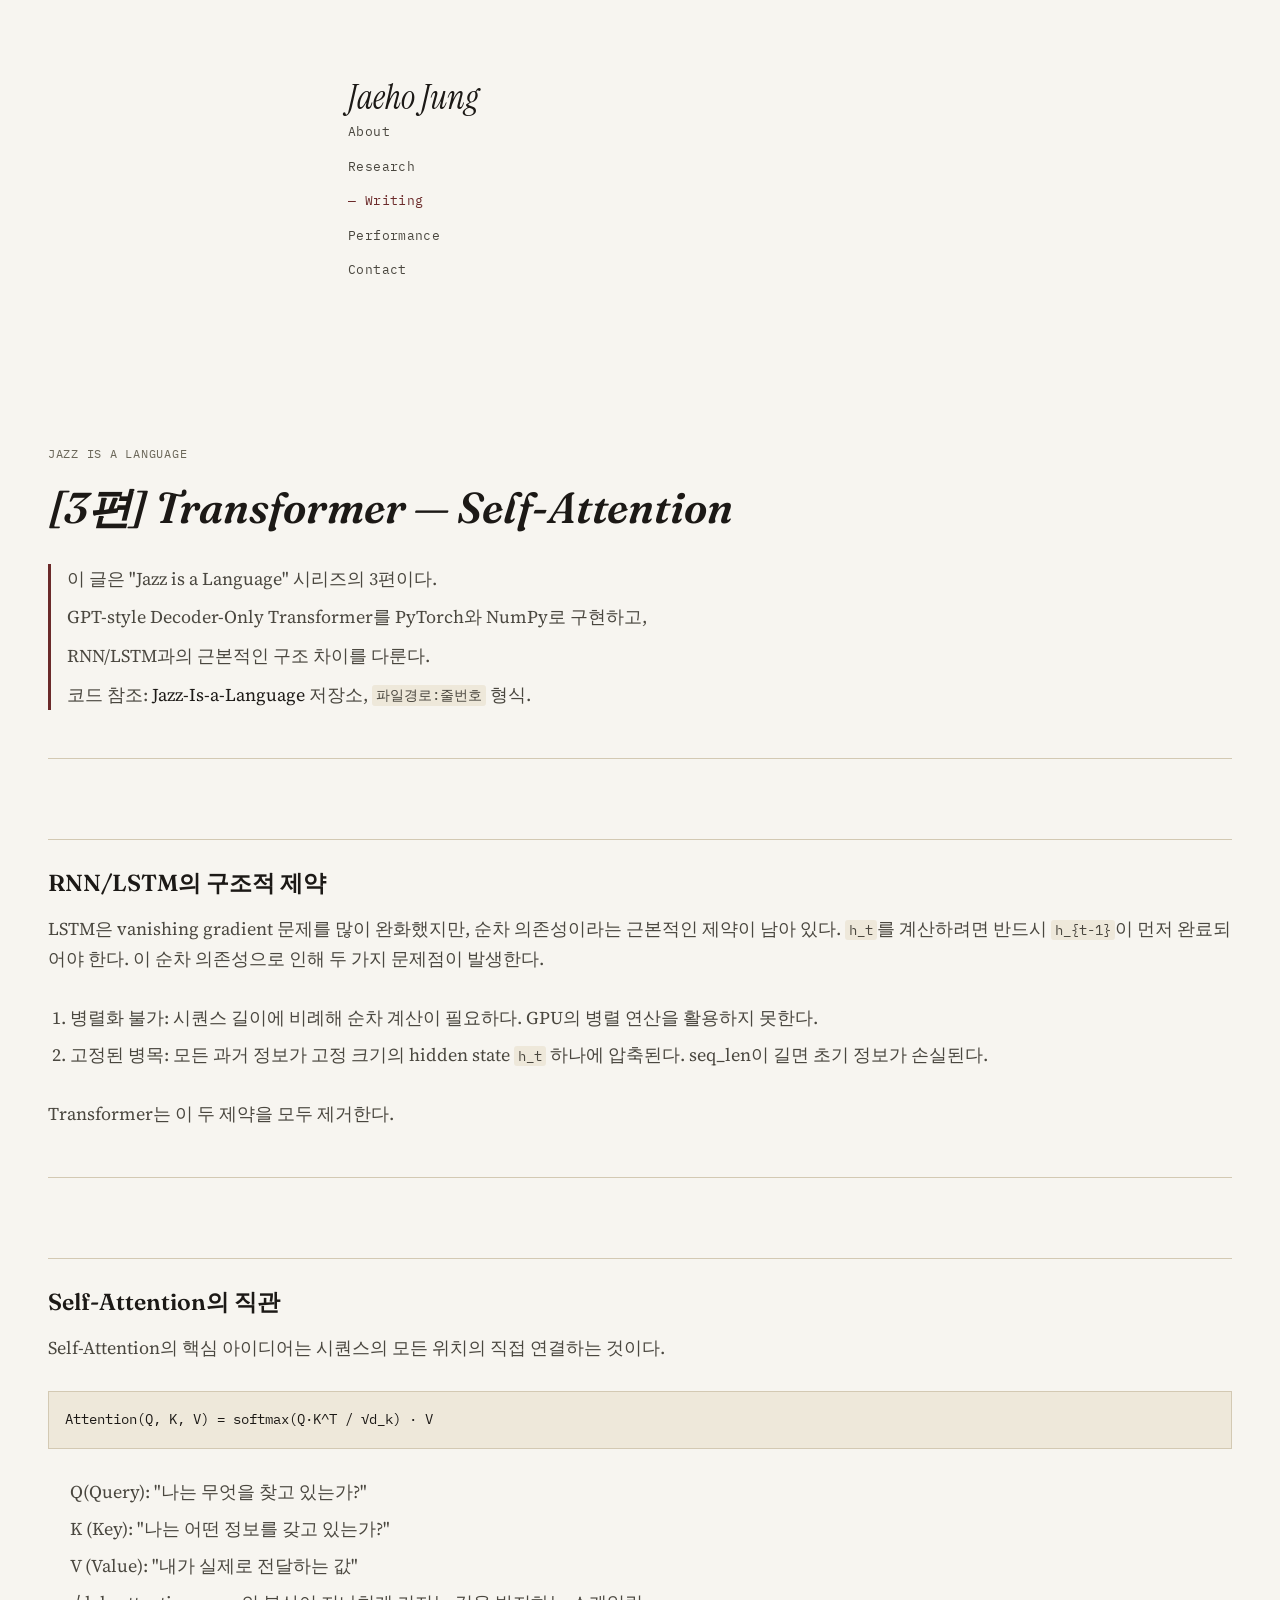
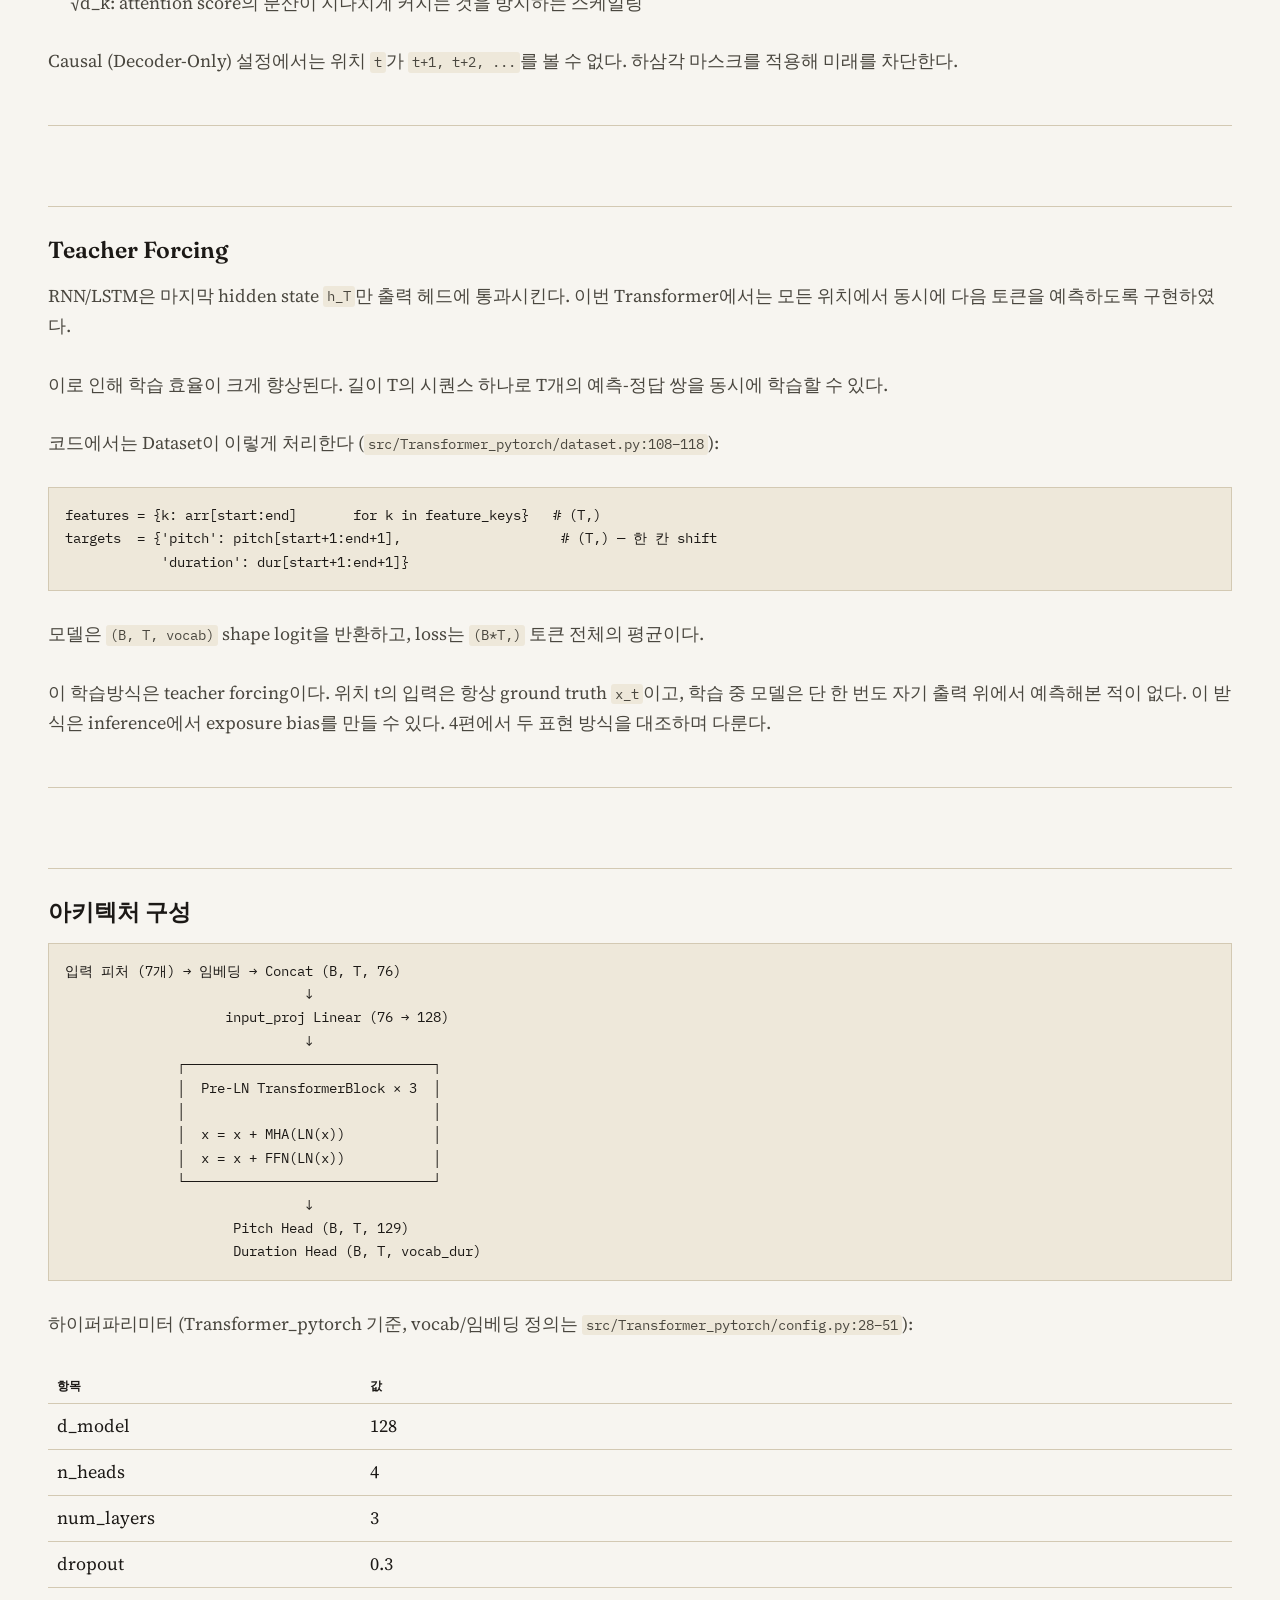
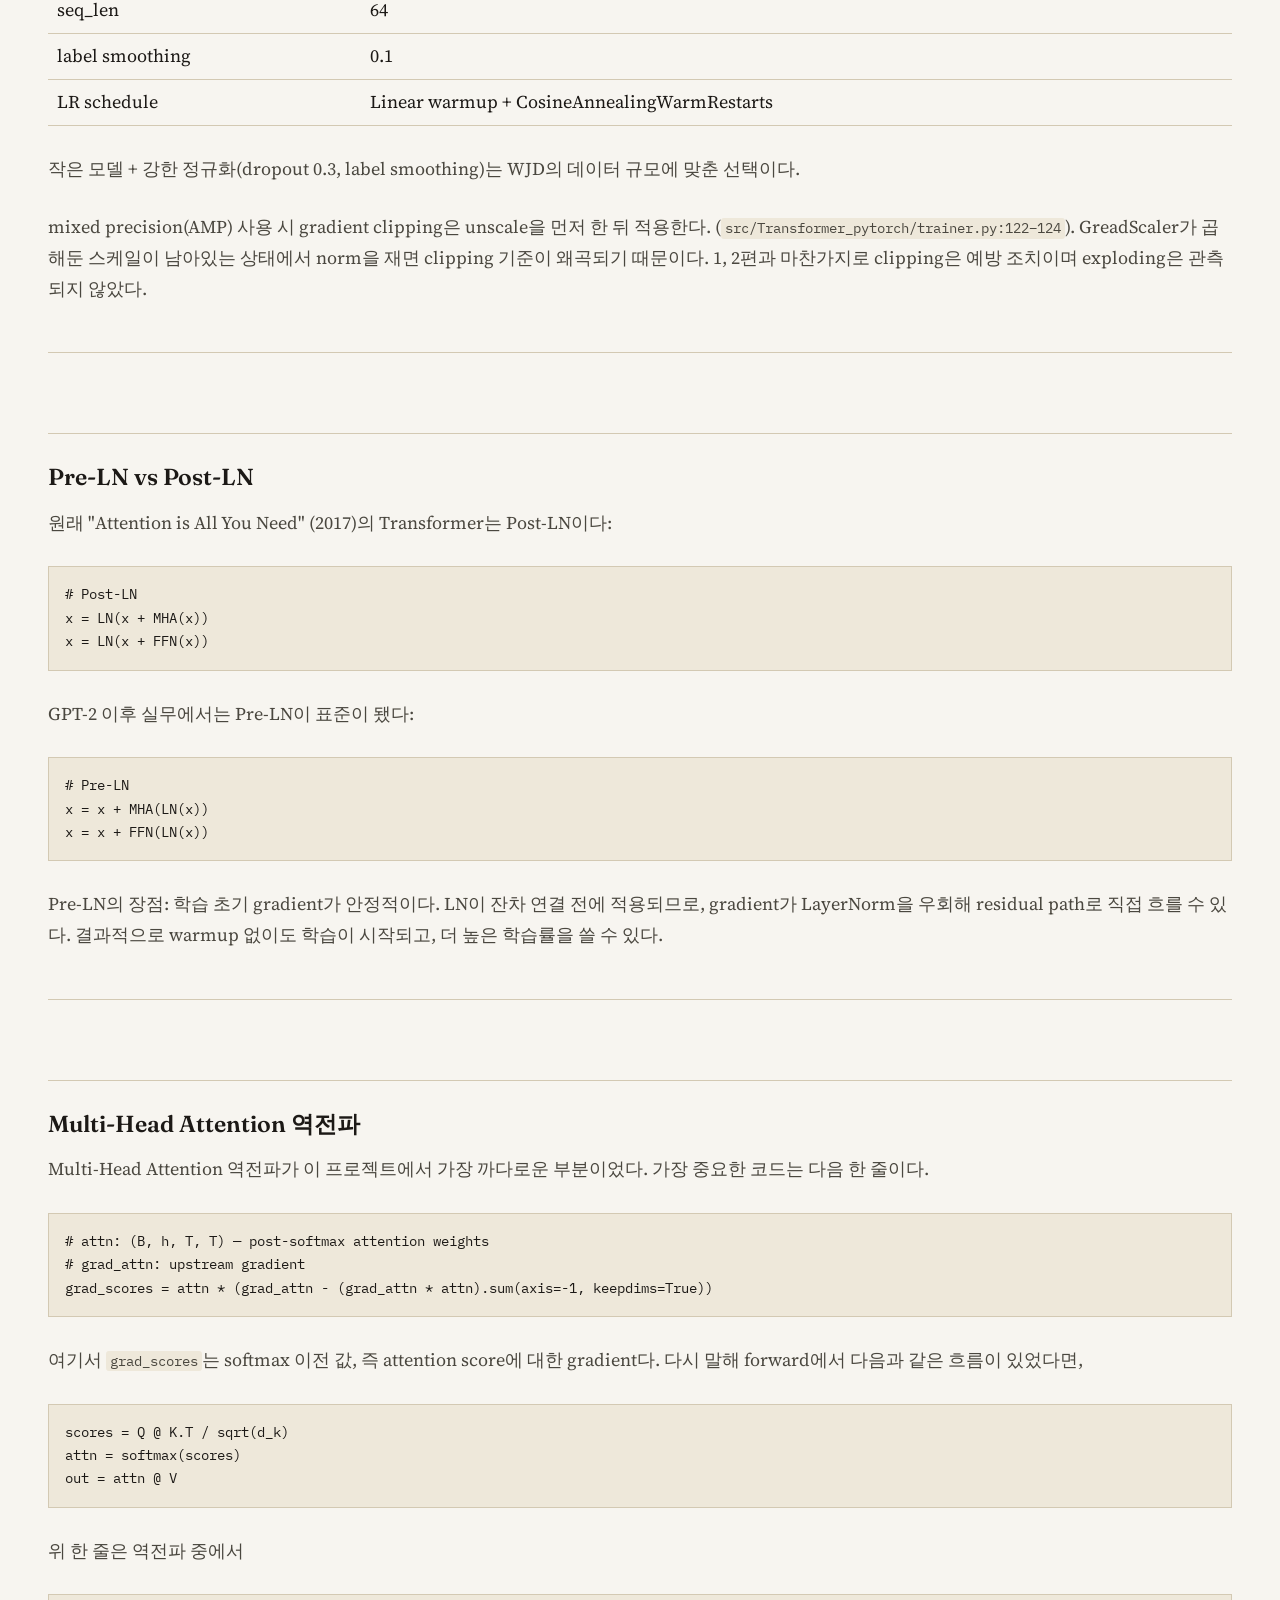
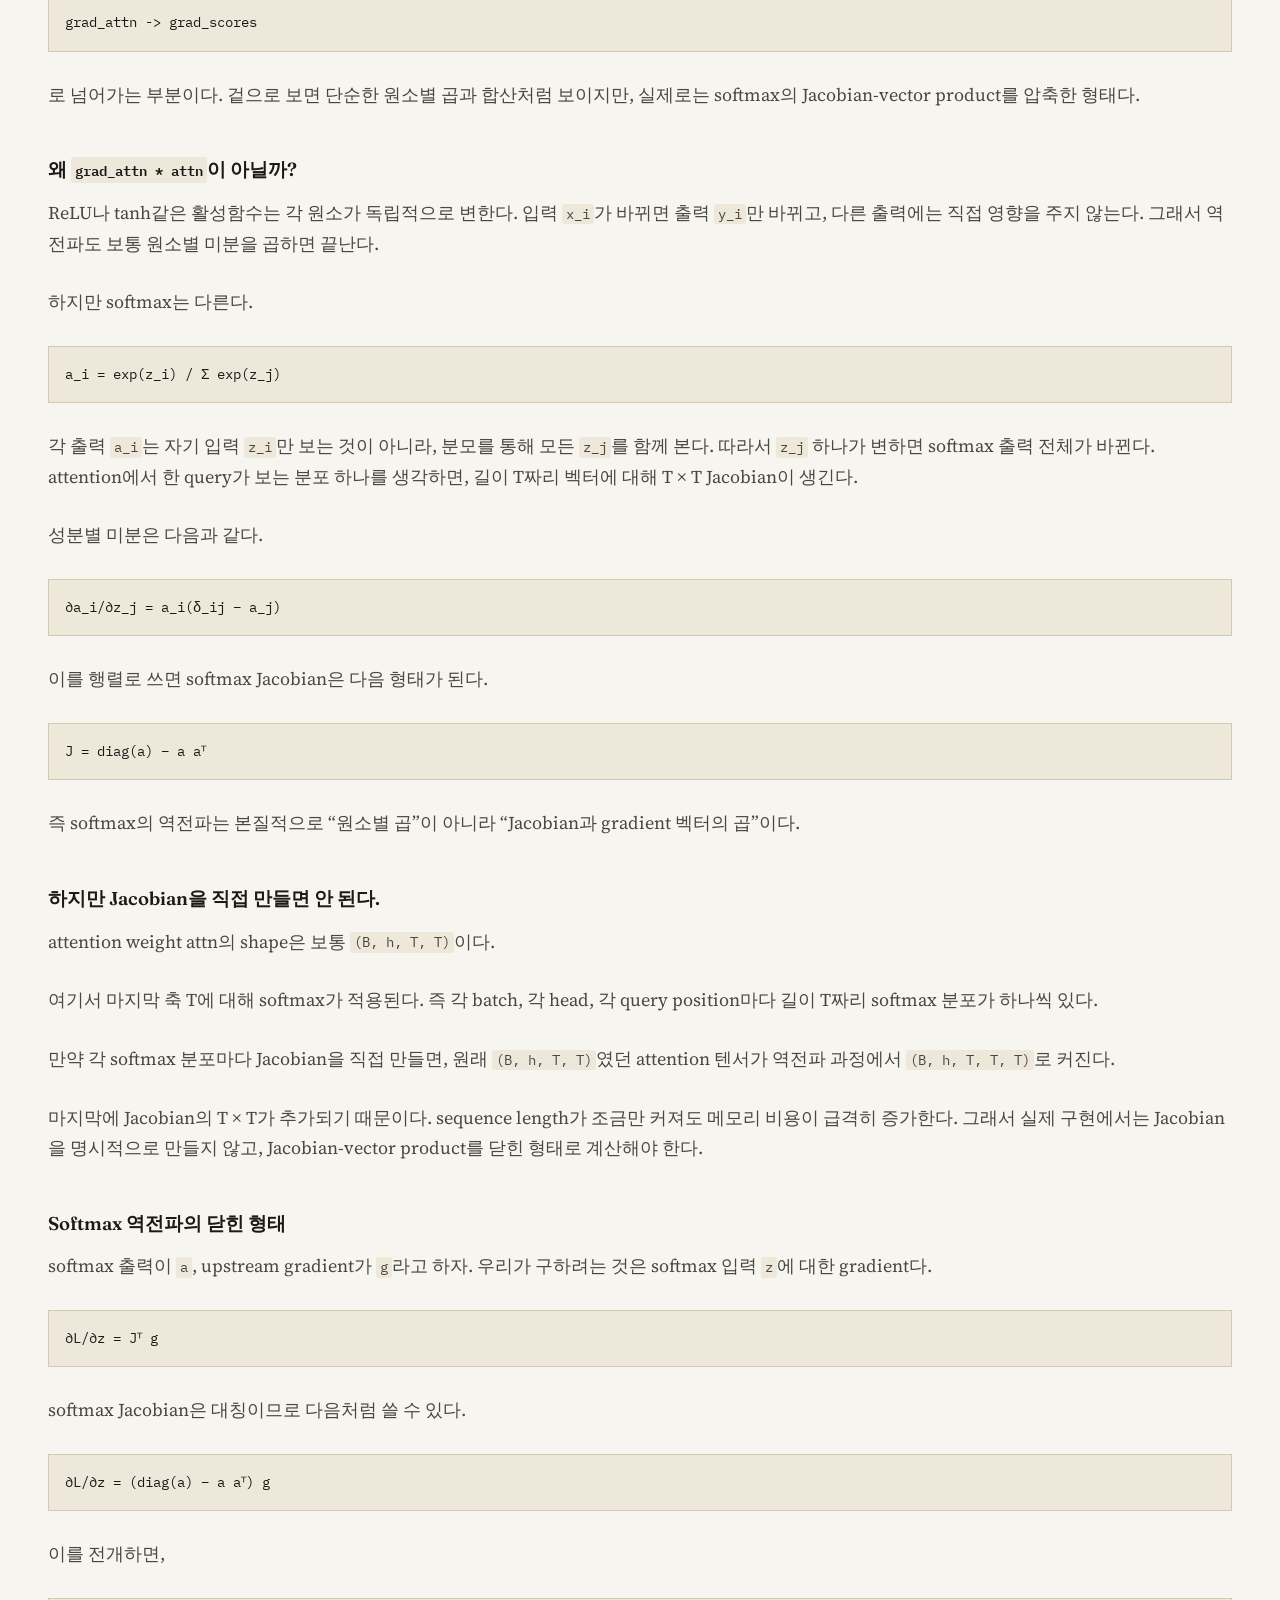
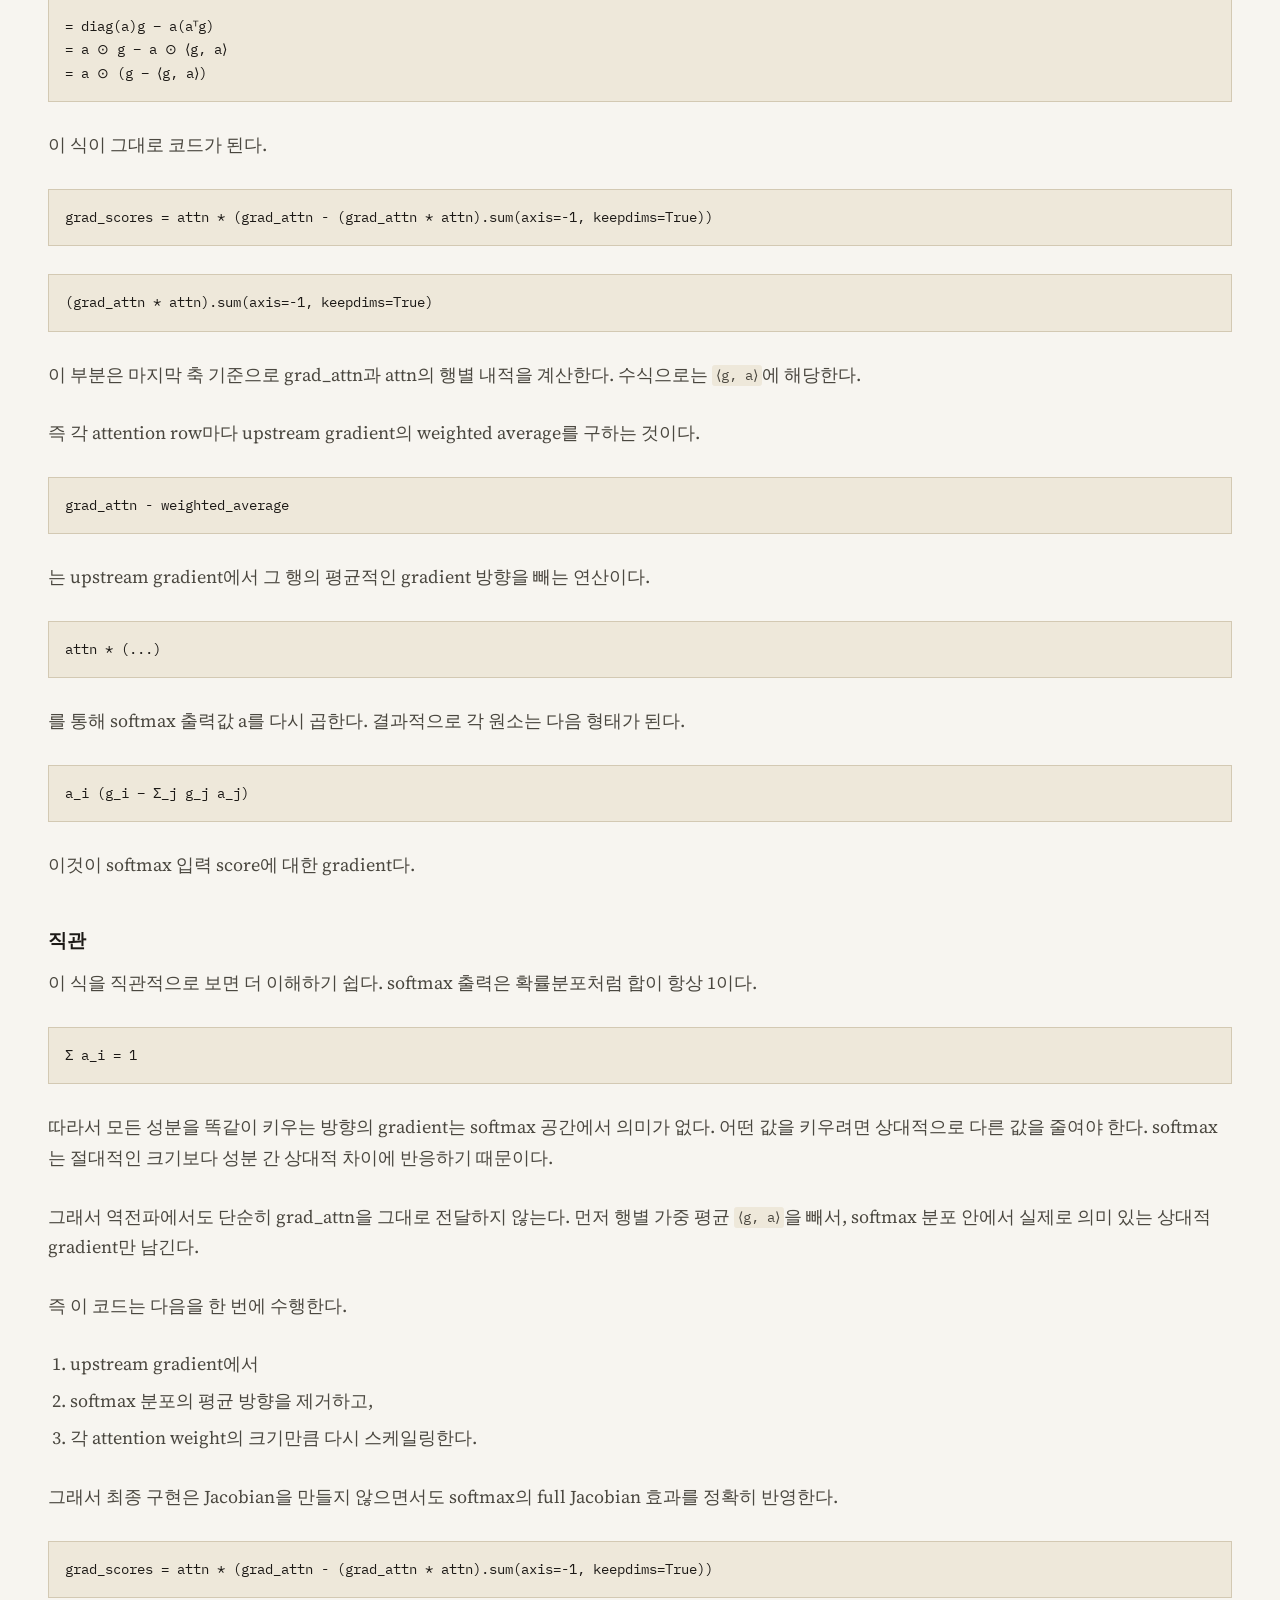
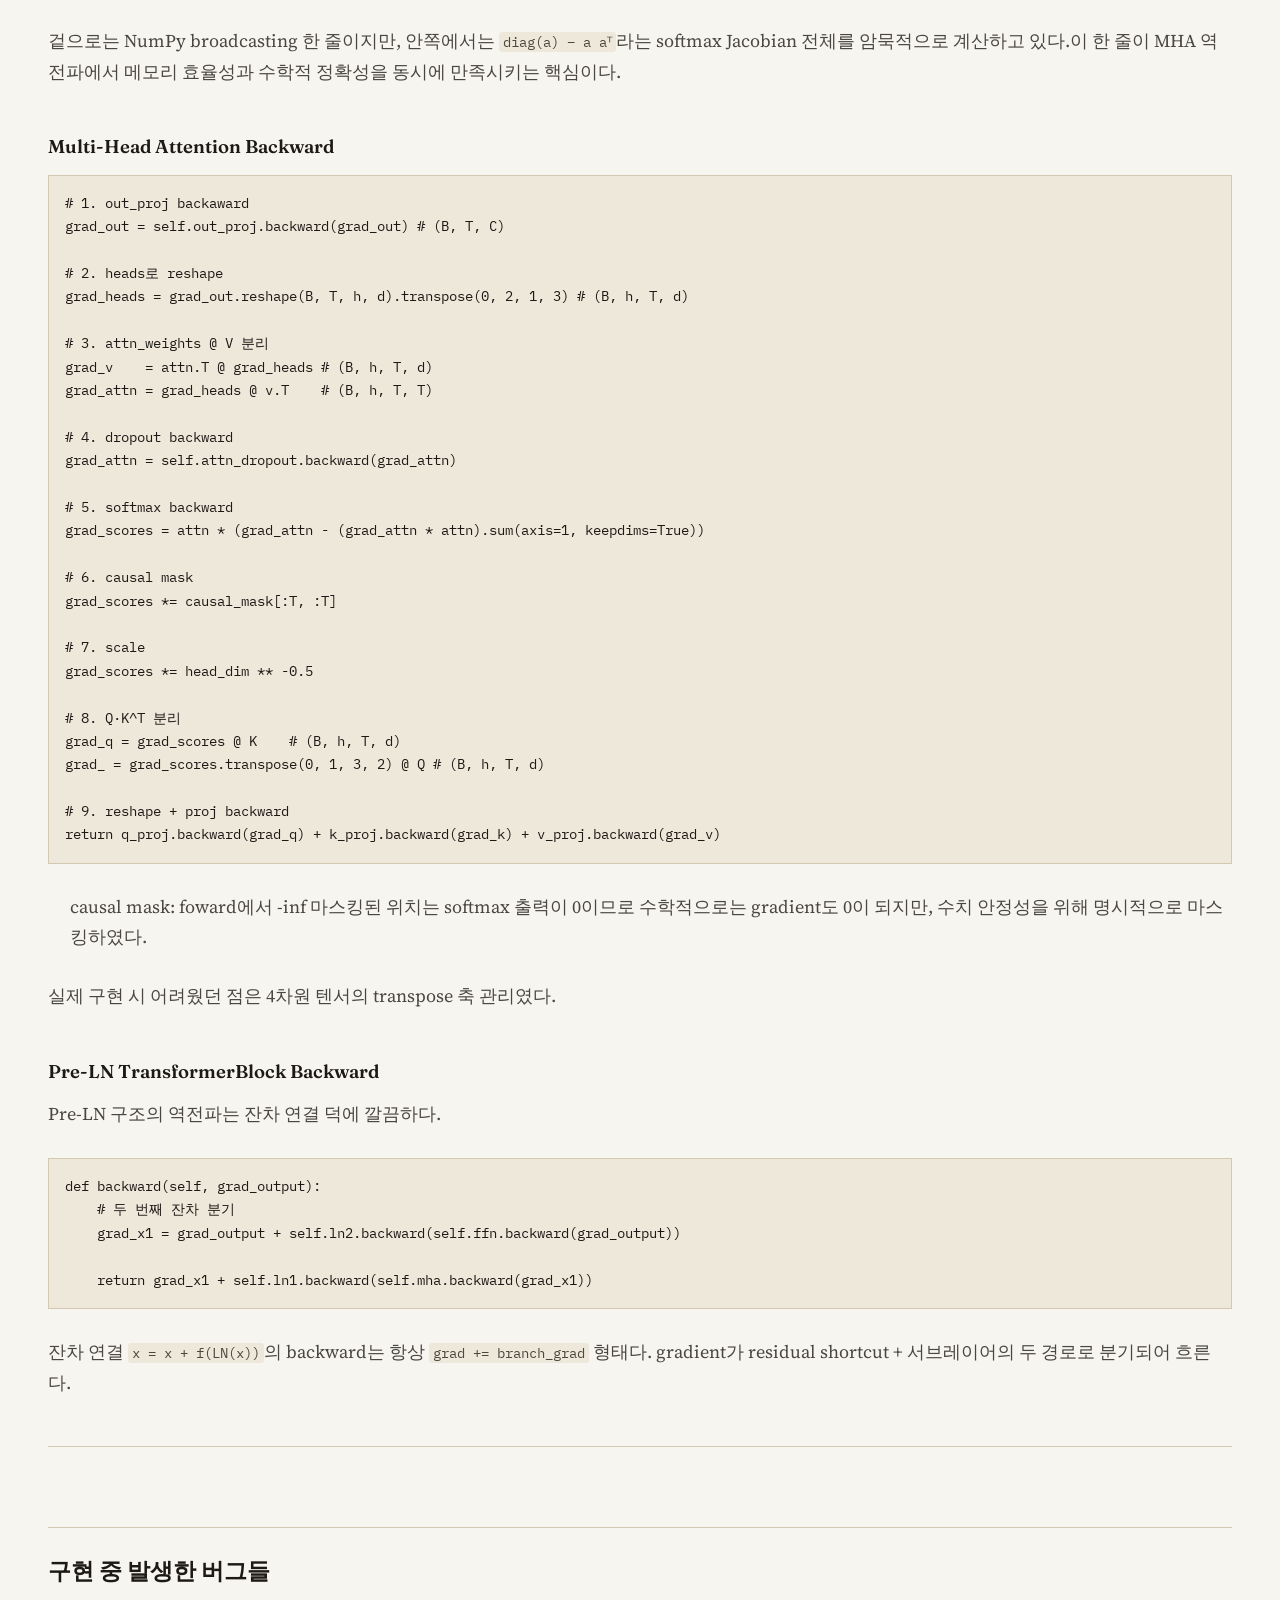
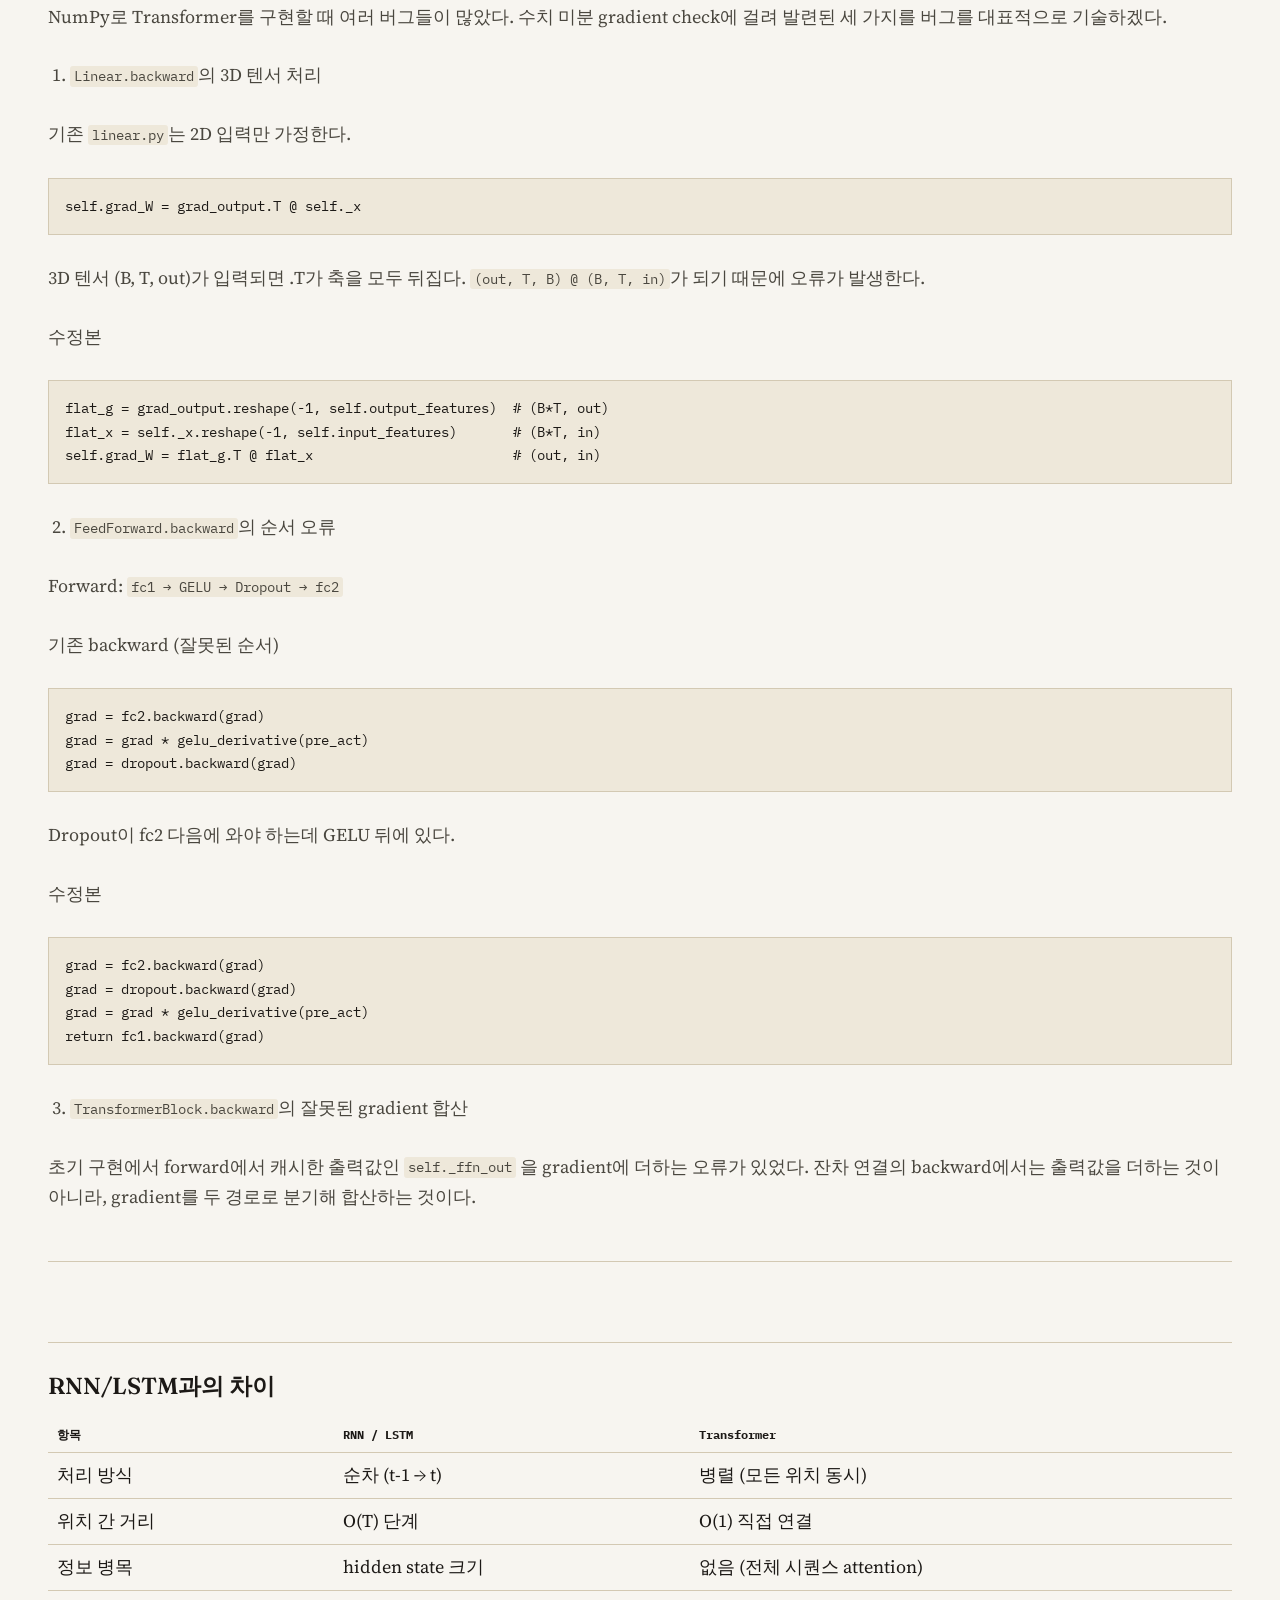
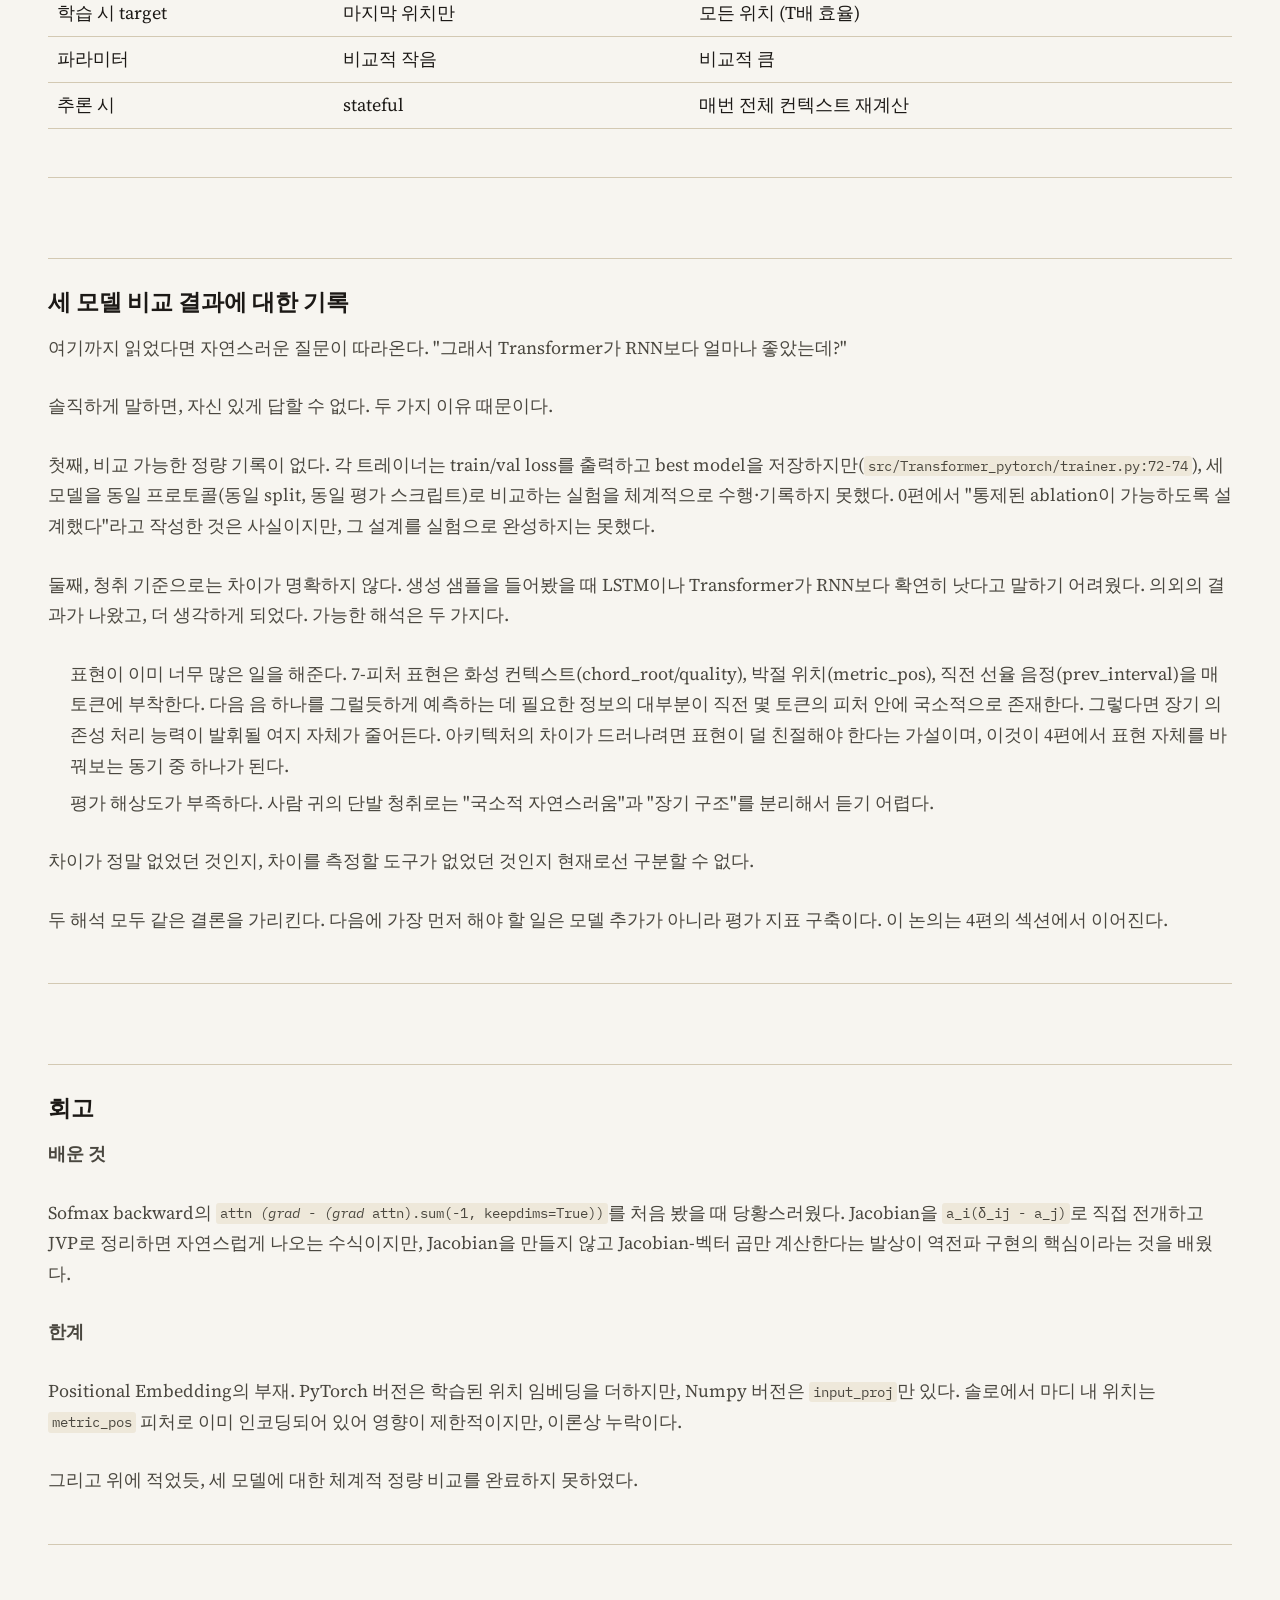
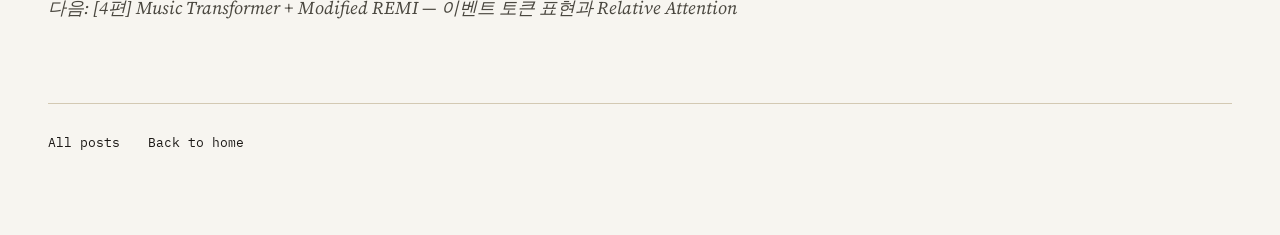
<file: posts/03_transformer.html>
<!DOCTYPE html>
<html lang="en">
  <head>
    <meta charset="UTF-8" />
    <meta name="viewport" content="width=device-width, initial-scale=1.0" />
    <title>[3편] Transformer — Self-Attention — Jaeho Jung</title>
    <link rel="stylesheet" href="../css/main.css" />
    <link rel="stylesheet" href="../css/media.css" />
  </head>
  <body class="site">
    <header class="header">
      <div class="wrap header-wrap">
        <a href="../index.html#home" class="logo">Jaeho Jung</a>
        <nav class="nav" aria-label="Primary navigation">
          <a href="../index.html#about" class="nav-link">About</a>
          <a href="../index.html#projects" class="nav-link">Research</a>
          <a href="index.html" class="nav-link active">Writing</a>
          <a href="../index.html#performance" class="nav-link">Performance</a>
          <a href="../index.html#contact" class="nav-link">Contact</a>
        </nav>
      </div>
    </header>

    <main>
      <article class="post-page wrap">
        <div class="post-kicker">Jazz Is a Language</div>
        <div class="post-content">
<h1>[3편] Transformer — Self-Attention</h1>
<blockquote><p>이 글은 &quot;Jazz is a Language&quot; 시리즈의 3편이다.</p><p>GPT-style Decoder-Only Transformer를 PyTorch와 NumPy로 구현하고,</p><p>RNN/LSTM과의 근본적인 구조 차이를 다룬다.</p><p>코드 참조: <a href="https://github.com/Jaeho-Jung/Jazz-Is-a-Language" target="_blank" rel="noreferrer">Jazz-Is-a-Language</a> 저장소, <code>파일경로:줄번호</code> 형식.</p></blockquote>
<hr />
<h2>RNN/LSTM의 구조적 제약</h2>
<p>LSTM은 vanishing gradient 문제를 많이 완화했지만, 순차 의존성이라는 근본적인 제약이 남아 있다. <code>h_t</code>를 계산하려면 반드시 <code>h_{t-1}</code>이 먼저 완료되어야 한다. 이 순차 의존성으로 인해 두 가지 문제점이 발생한다.</p>
<ol><li>병렬화 불가: 시퀀스 길이에 비례해 순차 계산이 필요하다. GPU의 병렬 연산을 활용하지 못한다.</li><li>고정된 병목: 모든 과거 정보가 고정 크기의 hidden state <code>h_t</code> 하나에 압축된다. seq_len이 길면 초기 정보가 손실된다.</li></ol>
<p>Transformer는 이 두 제약을 모두 제거한다.</p>
<hr />
<h2>Self-Attention의 직관</h2>
<p>Self-Attention의 핵심 아이디어는 시퀀스의 모든 위치의 직접 연결하는 것이다.</p>
<pre><code>Attention(Q, K, V) = softmax(Q·K^T / √d_k) · V</code></pre>
<ul><li>Q(Query): &quot;나는 무엇을 찾고 있는가?&quot;</li><li>K (Key): &quot;나는 어떤 정보를 갖고 있는가?&quot;</li><li>V (Value): &quot;내가 실제로 전달하는 값&quot;</li><li>√d_k: attention score의 분산이 지나치게 커지는 것을 방지하는 스케일링</li></ul>
<p>Causal (Decoder-Only) 설정에서는 위치 <code>t</code>가 <code>t+1, t+2, ...</code>를 볼 수 없다. 하삼각 마스크를 적용해 미래를 차단한다.</p>
<hr />
<h2>Teacher Forcing</h2>
<p>RNN/LSTM은 마지막 hidden state <code>h_T</code>만 출력 헤드에 통과시킨다. 이번 Transformer에서는 모든 위치에서 동시에 다음 토큰을 예측하도록 구현하였다.</p>
<p>이로 인해 학습 효율이 크게 향상된다. 길이 T의 시퀀스 하나로 T개의 예측-정답 쌍을 동시에 학습할 수 있다.</p>
<p>코드에서는 Dataset이 이렇게 처리한다 (<code>src/Transformer_pytorch/dataset.py:108–118</code>):</p>
<pre><code>features = {k: arr[start:end]       for k in feature_keys}   # (T,)
targets  = {&#39;pitch&#39;: pitch[start+1:end+1],                    # (T,) — 한 칸 shift
            &#39;duration&#39;: dur[start+1:end+1]}</code></pre>
<p>모델은 <code>(B, T, vocab)</code> shape logit을 반환하고, loss는 <code>(B*T,)</code> 토큰 전체의 평균이다.</p>
<p>이 학습방식은 teacher forcing이다. 위치 t의 입력은 항상 ground truth <code>x_t</code>이고, 학습 중 모델은 단 한 번도 자기 출력 위에서 예측해본 적이 없다. 이 받식은 inference에서 exposure bias를 만들 수 있다. 4편에서 두 표현 방식을 대조하며 다룬다.</p>
<hr />
<h2>아키텍처 구성</h2>
<pre><code>입력 피처 (7개) → 임베딩 → Concat (B, T, 76)
                              ↓
                    input_proj Linear (76 → 128)
                              ↓
              ┌───────────────────────────────┐
              │  Pre-LN TransformerBlock × 3  │
              │                               │
              │  x = x + MHA(LN(x))           │
              │  x = x + FFN(LN(x))           │
              └───────────────────────────────┘
                              ↓
                     Pitch Head (B, T, 129)
                     Duration Head (B, T, vocab_dur)</code></pre>
<p>하이퍼파리미터 (Transformer_pytorch 기준, vocab/임베딩 정의는 <code>src/Transformer_pytorch/config.py:28–51</code>):</p>
<div class="markdown-table-wrap"><table><thead><tr><th>항목</th><th>값</th></tr></thead><tbody><tr><td>d_model</td><td>128</td></tr><tr><td>n_heads</td><td>4</td></tr><tr><td>num_layers</td><td>3</td></tr><tr><td>dropout</td><td>0.3</td></tr><tr><td>seq_len</td><td>64</td></tr><tr><td>label smoothing</td><td>0.1</td></tr><tr><td>LR schedule</td><td>Linear warmup + CosineAnnealingWarmRestarts</td></tr></tbody></table></div>
<p>작은 모델 + 강한 정규화(dropout 0.3, label smoothing)는 WJD의 데이터 규모에 맞춘 선택이다.</p>
<p>mixed precision(AMP) 사용 시 gradient clipping은 unscale을 먼저 한 뒤 적용한다. (<code>src/Transformer_pytorch/trainer.py:122–124</code>). GreadScaler가 곱해둔 스케일이 남아있는 상태에서 norm을 재면 clipping 기준이 왜곡되기 때문이다. 1, 2편과 마찬가지로 clipping은 예방 조치이며 exploding은 관측되지 않았다.</p>
<hr />
<h2>Pre-LN vs Post-LN</h2>
<p>원래 &quot;Attention is All You Need&quot; (2017)의 Transformer는 Post-LN이다:</p>
<pre><code># Post-LN
x = LN(x + MHA(x))
x = LN(x + FFN(x))</code></pre>
<p>GPT-2 이후 실무에서는 Pre-LN이 표준이 됐다:</p>
<pre><code># Pre-LN
x = x + MHA(LN(x))
x = x + FFN(LN(x))</code></pre>
<p>Pre-LN의 장점: 학습 초기 gradient가 안정적이다. LN이 잔차 연결 전에 적용되므로, gradient가 LayerNorm을 우회해 residual path로 직접 흐를 수 있다. 결과적으로 warmup 없이도 학습이 시작되고, 더 높은 학습률을 쓸 수 있다.</p>
<hr />
<h2>Multi-Head Attention 역전파</h2>
<p>Multi-Head Attention 역전파가 이 프로젝트에서 가장 까다로운 부분이었다. 가장 중요한 코드는 다음 한 줄이다.</p>
<pre><code># attn: (B, h, T, T) — post-softmax attention weights
# grad_attn: upstream gradient
grad_scores = attn * (grad_attn - (grad_attn * attn).sum(axis=-1, keepdims=True))</code></pre>
<p>여기서 <code>grad_scores</code>는 softmax 이전 값, 즉 attention score에 대한 gradient다. 다시 말해 forward에서 다음과 같은 흐름이 있었다면,</p>
<pre><code>scores = Q @ K.T / sqrt(d_k)
attn = softmax(scores)
out = attn @ V</code></pre>
<p>위 한 줄은 역전파 중에서</p>
<pre><code>grad_attn -&gt; grad_scores</code></pre>
<p>로 넘어가는 부분이다. 겉으로 보면 단순한 원소별 곱과 합산처럼 보이지만, 실제로는 softmax의 Jacobian-vector product를 압축한 형태다.</p>
<h3>왜 <code>grad_attn * attn</code>이 아닐까?</h3>
<p>ReLU나 tanh같은 활성함수는 각 원소가 독립적으로 변한다. 입력 <code>x_i</code>가 바뀌면 출력 <code>y_i</code>만 바뀌고, 다른 출력에는 직접 영향을 주지 않는다. 그래서 역전파도 보통 원소별 미분을 곱하면 끝난다.</p>
<p>하지만 softmax는 다른다.</p>
<pre><code>a_i = exp(z_i) / Σ exp(z_j)</code></pre>
<p>각 출력 <code>a_i</code>는 자기 입력 <code>z_i</code>만 보는 것이 아니라, 분모를 통해 모든 <code>z_j</code>를 함께 본다. 따라서 <code>z_j</code> 하나가 변하면 softmax 출력 전체가 바뀐다. attention에서 한 query가 보는 분포 하나를 생각하면, 길이 T짜리 벡터에 대해 T × T Jacobian이 생긴다.</p>
<p>성분별 미분은 다음과 같다.</p>
<pre><code>∂a_i/∂z_j = a_i(δ_ij − a_j)</code></pre>
<p>이를 행렬로 쓰면 softmax Jacobian은 다음 형태가 된다.</p>
<pre><code>J = diag(a) − a aᵀ</code></pre>
<p>즉 softmax의 역전파는 본질적으로 “원소별 곱”이 아니라 “Jacobian과 gradient 벡터의 곱”이다.</p>
<h3>하지만 Jacobian을 직접 만들면 안 된다.</h3>
<p>attention weight attn의 shape은 보통 <code>(B, h, T, T)</code>이다.</p>
<p>여기서 마지막 축 T에 대해 softmax가 적용된다. 즉 각 batch, 각 head, 각 query position마다 길이 T짜리 softmax 분포가 하나씩 있다.</p>
<p>만약 각 softmax 분포마다 Jacobian을 직접 만들면, 원래 <code>(B, h, T, T)</code>였던 attention 텐서가 역전파 과정에서 <code>(B, h, T, T, T)</code>로 커진다.</p>
<p>마지막에 Jacobian의 T × T가 추가되기 때문이다. sequence length가 조금만 커져도 메모리 비용이 급격히 증가한다. 그래서 실제 구현에서는 Jacobian을 명시적으로 만들지 않고, Jacobian-vector product를 닫힌 형태로 계산해야 한다.</p>
<h3>Softmax 역전파의 닫힌 형태</h3>
<p>softmax 출력이 <code>a</code>, upstream gradient가 <code>g</code>라고 하자. 우리가 구하려는 것은 softmax 입력 <code>z</code>에 대한 gradient다.</p>
<pre><code>∂L/∂z = Jᵀ g</code></pre>
<p>softmax Jacobian은 대칭이므로 다음처럼 쓸 수 있다.</p>
<pre><code>∂L/∂z = (diag(a) − a aᵀ) g</code></pre>
<p>이를 전개하면,</p>
<pre><code>= diag(a)g − a(aᵀg)
= a ⊙ g − a ⊙ ⟨g, a⟩
= a ⊙ (g − ⟨g, a⟩)</code></pre>
<p>이 식이 그대로 코드가 된다.</p>
<pre><code>grad_scores = attn * (grad_attn - (grad_attn * attn).sum(axis=-1, keepdims=True))</code></pre>
<pre><code>(grad_attn * attn).sum(axis=-1, keepdims=True)</code></pre>
<p>이 부분은 마지막 축 기준으로 grad_attn과 attn의 행별 내적을 계산한다. 수식으로는 <code>⟨g, a⟩</code>에 해당한다.</p>
<p>즉 각 attention row마다 upstream gradient의 weighted average를 구하는 것이다.</p>
<pre><code>grad_attn - weighted_average</code></pre>
<p>는 upstream gradient에서 그 행의 평균적인 gradient 방향을 빼는 연산이다.</p>
<pre><code>attn * (...)</code></pre>
<p>를 통해 softmax 출력값 a를 다시 곱한다. 결과적으로 각 원소는 다음 형태가 된다.</p>
<pre><code>a_i (g_i − Σ_j g_j a_j)</code></pre>
<p>이것이 softmax 입력 score에 대한 gradient다.</p>
<h3>직관</h3>
<p>이 식을 직관적으로 보면 더 이해하기 쉽다. softmax 출력은 확률분포처럼 합이 항상 1이다.</p>
<pre><code>Σ a_i = 1</code></pre>
<p>따라서 모든 성분을 똑같이 키우는 방향의 gradient는 softmax 공간에서 의미가 없다. 어떤 값을 키우려면 상대적으로 다른 값을 줄여야 한다. softmax는 절대적인 크기보다 성분 간 상대적 차이에 반응하기 때문이다.</p>
<p>그래서 역전파에서도 단순히 grad_attn을 그대로 전달하지 않는다. 먼저 행별 가중 평균 <code>⟨g, a⟩</code>을 빼서, softmax 분포 안에서 실제로 의미 있는 상대적 gradient만 남긴다.</p>
<p>즉 이 코드는 다음을 한 번에 수행한다.</p>
<ol><li>upstream gradient에서</li><li>softmax 분포의 평균 방향을 제거하고,</li><li>각 attention weight의 크기만큼 다시 스케일링한다.</li></ol>
<p>그래서 최종 구현은 Jacobian을 만들지 않으면서도 softmax의 full Jacobian 효과를 정확히 반영한다.</p>
<pre><code>grad_scores = attn * (grad_attn - (grad_attn * attn).sum(axis=-1, keepdims=True))</code></pre>
<p>겉으로는 NumPy broadcasting 한 줄이지만, 안쪽에서는 <code>diag(a) − a aᵀ</code>라는 softmax Jacobian 전체를 암묵적으로 계산하고 있다.이 한 줄이 MHA 역전파에서 메모리 효율성과 수학적 정확성을 동시에 만족시키는 핵심이다.</p>
<h3>Multi-Head Attention Backward</h3>
<pre><code># 1. out_proj backaward
grad_out = self.out_proj.backward(grad_out) # (B, T, C)

# 2. heads로 reshape
grad_heads = grad_out.reshape(B, T, h, d).transpose(0, 2, 1, 3) # (B, h, T, d)

# 3. attn_weights @ V 분리
grad_v    = attn.T @ grad_heads # (B, h, T, d)
grad_attn = grad_heads @ v.T    # (B, h, T, T)

# 4. dropout backward
grad_attn = self.attn_dropout.backward(grad_attn)

# 5. softmax backward
grad_scores = attn * (grad_attn - (grad_attn * attn).sum(axis=1, keepdims=True))

# 6. causal mask
grad_scores *= causal_mask[:T, :T]

# 7. scale
grad_scores *= head_dim ** -0.5

# 8. Q·K^T 분리
grad_q = grad_scores @ K    # (B, h, T, d)
grad_ = grad_scores.transpose(0, 1, 3, 2) @ Q # (B, h, T, d)

# 9. reshape + proj backward
return q_proj.backward(grad_q) + k_proj.backward(grad_k) + v_proj.backward(grad_v)</code></pre>
<ul><li>causal mask: foward에서 -inf 마스킹된 위치는 softmax 출력이 0이므로 수학적으로는 gradient도 0이 되지만, 수치 안정성을 위해 명시적으로 마스킹하였다.</li></ul>
<p>실제 구현 시 어려웠던 점은 4차원 텐서의 transpose 축 관리였다.</p>
<h3>Pre-LN TransformerBlock Backward</h3>
<p>Pre-LN 구조의 역전파는 잔차 연결 덕에 깔끔하다.</p>
<pre><code>def backward(self, grad_output):
    # 두 번째 잔차 분기
    grad_x1 = grad_output + self.ln2.backward(self.ffn.backward(grad_output))

    return grad_x1 + self.ln1.backward(self.mha.backward(grad_x1))</code></pre>
<p>잔차 연결 <code>x = x + f(LN(x))</code>의 backward는 항상 <code>grad += branch_grad</code> 형태다. gradient가 residual shortcut + 서브레이어의 두 경로로 분기되어 흐른다.</p>
<hr />
<h2>구현 중 발생한 버그들</h2>
<p>NumPy로 Transformer를 구현할 때 여러 버그들이 많았다. 수치 미분 gradient check에 걸려 발련된 세 가지를 버그를 대표적으로 기술하겠다.</p>
<ol><li><code>Linear.backward</code>의 3D 텐서 처리</li></ol>
<p>기존 <code>linear.py</code>는 2D 입력만 가정한다.</p>
<pre><code>self.grad_W = grad_output.T @ self._x</code></pre>
<p>3D 텐서 (B, T, out)가 입력되면 .T가 축을 모두 뒤집다. <code>(out, T, B) @ (B, T, in)</code>가 되기 때문에 오류가 발생한다.</p>
<p>수정본</p>
<pre><code>flat_g = grad_output.reshape(-1, self.output_features)  # (B*T, out)
flat_x = self._x.reshape(-1, self.input_features)       # (B*T, in)
self.grad_W = flat_g.T @ flat_x                         # (out, in)</code></pre>
<ol start="2"><li><code>FeedForward.backward</code>의 순서 오류</li></ol>
<p>Forward: <code>fc1 → GELU → Dropout → fc2</code></p>
<p>기존 backward (잘못된 순서)</p>
<pre><code>grad = fc2.backward(grad)
grad = grad * gelu_derivative(pre_act)
grad = dropout.backward(grad)   </code></pre>
<p>Dropout이 fc2 다음에 와야 하는데 GELU 뒤에 있다.</p>
<p>수정본</p>
<pre><code>grad = fc2.backward(grad)
grad = dropout.backward(grad)
grad = grad * gelu_derivative(pre_act)
return fc1.backward(grad)</code></pre>
<ol start="3"><li><code>TransformerBlock.backward</code>의 잘못된 gradient 합산</li></ol>
<p>초기 구현에서 forward에서 캐시한 출력값인 <code>self._ffn_out</code> 을 gradient에 더하는 오류가 있었다. 잔차 연결의 backward에서는 출력값을 더하는 것이 아니라, gradient를 두 경로로 분기해 합산하는 것이다.</p>
<hr />
<h2>RNN/LSTM과의 차이</h2>
<div class="markdown-table-wrap"><table><thead><tr><th>항목</th><th>RNN / LSTM</th><th>Transformer</th></tr></thead><tbody><tr><td>처리 방식</td><td>순차 (t-1 → t)</td><td>병렬 (모든 위치 동시)</td></tr><tr><td>위치 간 거리</td><td>O(T) 단계</td><td>O(1) 직접 연결</td></tr><tr><td>정보 병목</td><td>hidden state 크기</td><td>없음 (전체 시퀀스 attention)</td></tr><tr><td>학습 시 target</td><td>마지막 위치만</td><td>모든 위치 (T배 효율)</td></tr><tr><td>파라미터</td><td>비교적 작음</td><td>비교적 큼</td></tr><tr><td>추론 시</td><td>stateful</td><td>매번 전체 컨텍스트 재계산</td></tr></tbody></table></div>
<hr />
<h2>세 모델 비교 결과에 대한 기록</h2>
<p>여기까지 읽었다면 자연스러운 질문이 따라온다. &quot;그래서 Transformer가 RNN보다 얼마나 좋았는데?&quot;</p>
<p>솔직하게 말하면, 자신 있게 답할 수 없다. 두 가지 이유 때문이다.</p>
<p>첫째, 비교 가능한 정량 기록이 없다. 각 트레이너는 train/val loss를 출력하고 best model을 저장하지만(<code>src/Transformer_pytorch/trainer.py:72-74</code>), 세 모델을 동일 프로토콜(동일 split, 동일 평가 스크립트)로 비교하는 실험을 체계적으로 수행·기록하지 못했다. 0편에서 &quot;통제된 ablation이 가능하도록 설계했다&quot;라고 작성한 것은 사실이지만, 그 설계를 실험으로 완성하지는 못했다.</p>
<p>둘째, 청취 기준으로는 차이가 명확하지 않다. 생성 샘플을 들어봤을 때 LSTM이나 Transformer가 RNN보다 확연히 낫다고 말하기 어려웠다. 의외의 결과가 나왔고, 더 생각하게 되었다. 가능한 해석은 두 가지다.</p>
<ul><li>표현이 이미 너무 많은 일을 해준다. 7-피처 표현은 화성 컨텍스트(chord_root/quality), 박절 위치(metric_pos), 직전 선율 음정(prev_interval)을 매 토큰에 부착한다. 다음 음 하나를 그럴듯하게 예측하는 데 필요한 정보의 대부분이 직전 몇 토큰의 피처 안에 국소적으로 존재한다. 그렇다면 장기 의존성 처리 능력이 발휘될 여지 자체가 줄어든다. 아키텍처의 차이가 드러나려면 표현이 덜 친절해야 한다는 가설이며, 이것이 4편에서 표현 자체를 바꿔보는 동기 중 하나가 된다.</li><li>평가 해상도가 부족하다. 사람 귀의 단발 청취로는 &quot;국소적 자연스러움&quot;과 &quot;장기 구조&quot;를 분리해서 듣기 어렵다.</li></ul>
<p>차이가 정말 없었던 것인지, 차이를 측정할 도구가 없었던 것인지 현재로선 구분할 수 없다.</p>
<p>두 해석 모두 같은 결론을 가리킨다. 다음에 가장 먼저 해야 할 일은 모델 추가가 아니라 평가 지표 구축이다. 이 논의는 4편의 섹션에서 이어진다.</p>
<hr />
<h2>회고</h2>
<p><strong>배운 것</strong></p>
<p>Sofmax backward의 <code>attn <em> (grad - (grad </em> attn).sum(-1, keepdims=True))</code>를 처음 봤을 때 당황스러웠다. Jacobian을 <code>a_i(δ_ij - a_j)</code>로 직접 전개하고 JVP로 정리하면 자연스럽게 나오는 수식이지만, Jacobian을 만들지 않고 Jacobian-벡터 곱만 계산한다는 발상이 역전파 구현의 핵심이라는 것을 배웠다.</p>
<p><strong>한계</strong></p>
<p>Positional Embedding의 부재. PyTorch 버전은 학습된 위치 임베딩을 더하지만, Numpy 버전은 <code>input_proj</code>만 있다. 솔로에서 마디 내 위치는 <code>metric_pos</code> 피처로 이미 인코딩되어 있어 영향이 제한적이지만, 이론상 누락이다.</p>
<p>그리고 위에 적었듯, 세 모델에 대한 체계적 정량 비교를 완료하지 못하였다.</p>
<hr />
<p><em>다음: [4편] Music Transformer + Modified REMI — 이벤트 토큰 표현과 Relative Attention</em></p>
        </div>
        <nav class="post-nav" aria-label="Post navigation">
          <a href="index.html">All posts</a>
          <a href="../index.html#writing">Back to home</a>
        </nav>
      </article>
    </main>
  </body>
</html>
</file>
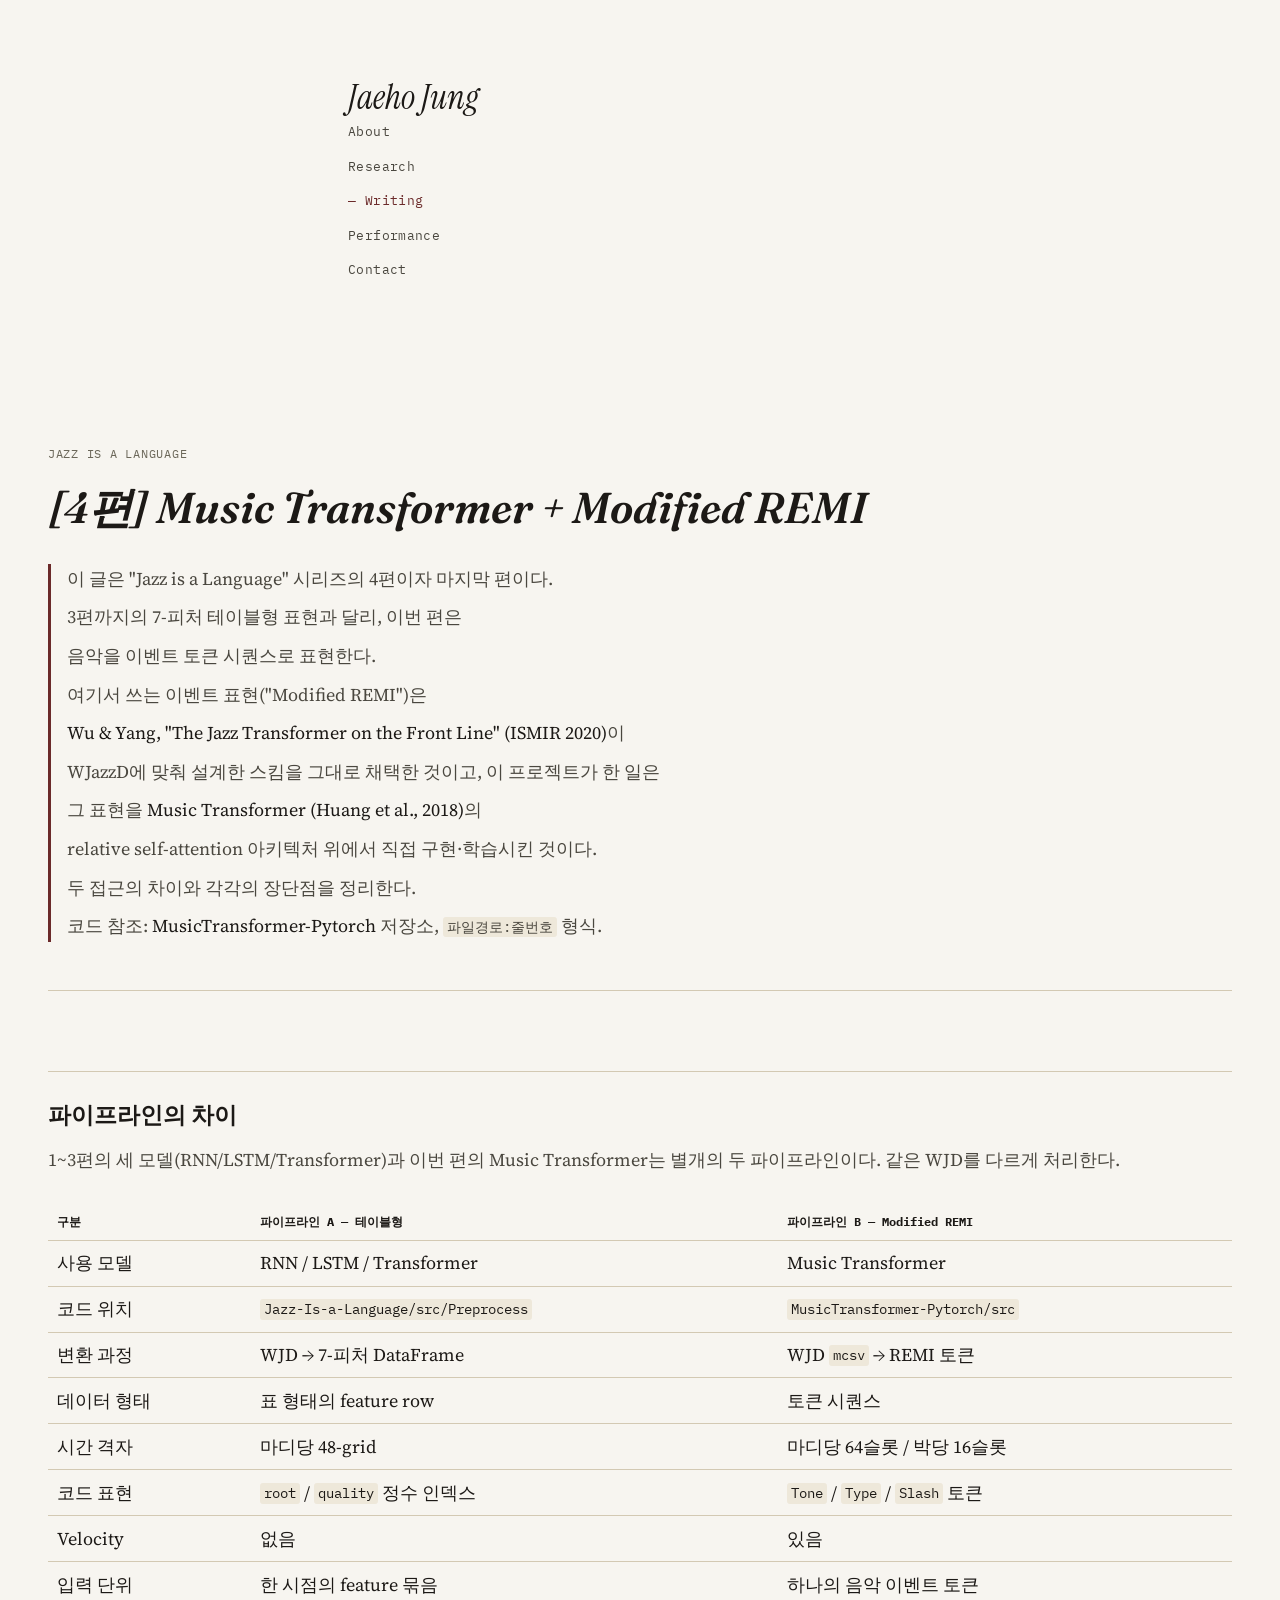
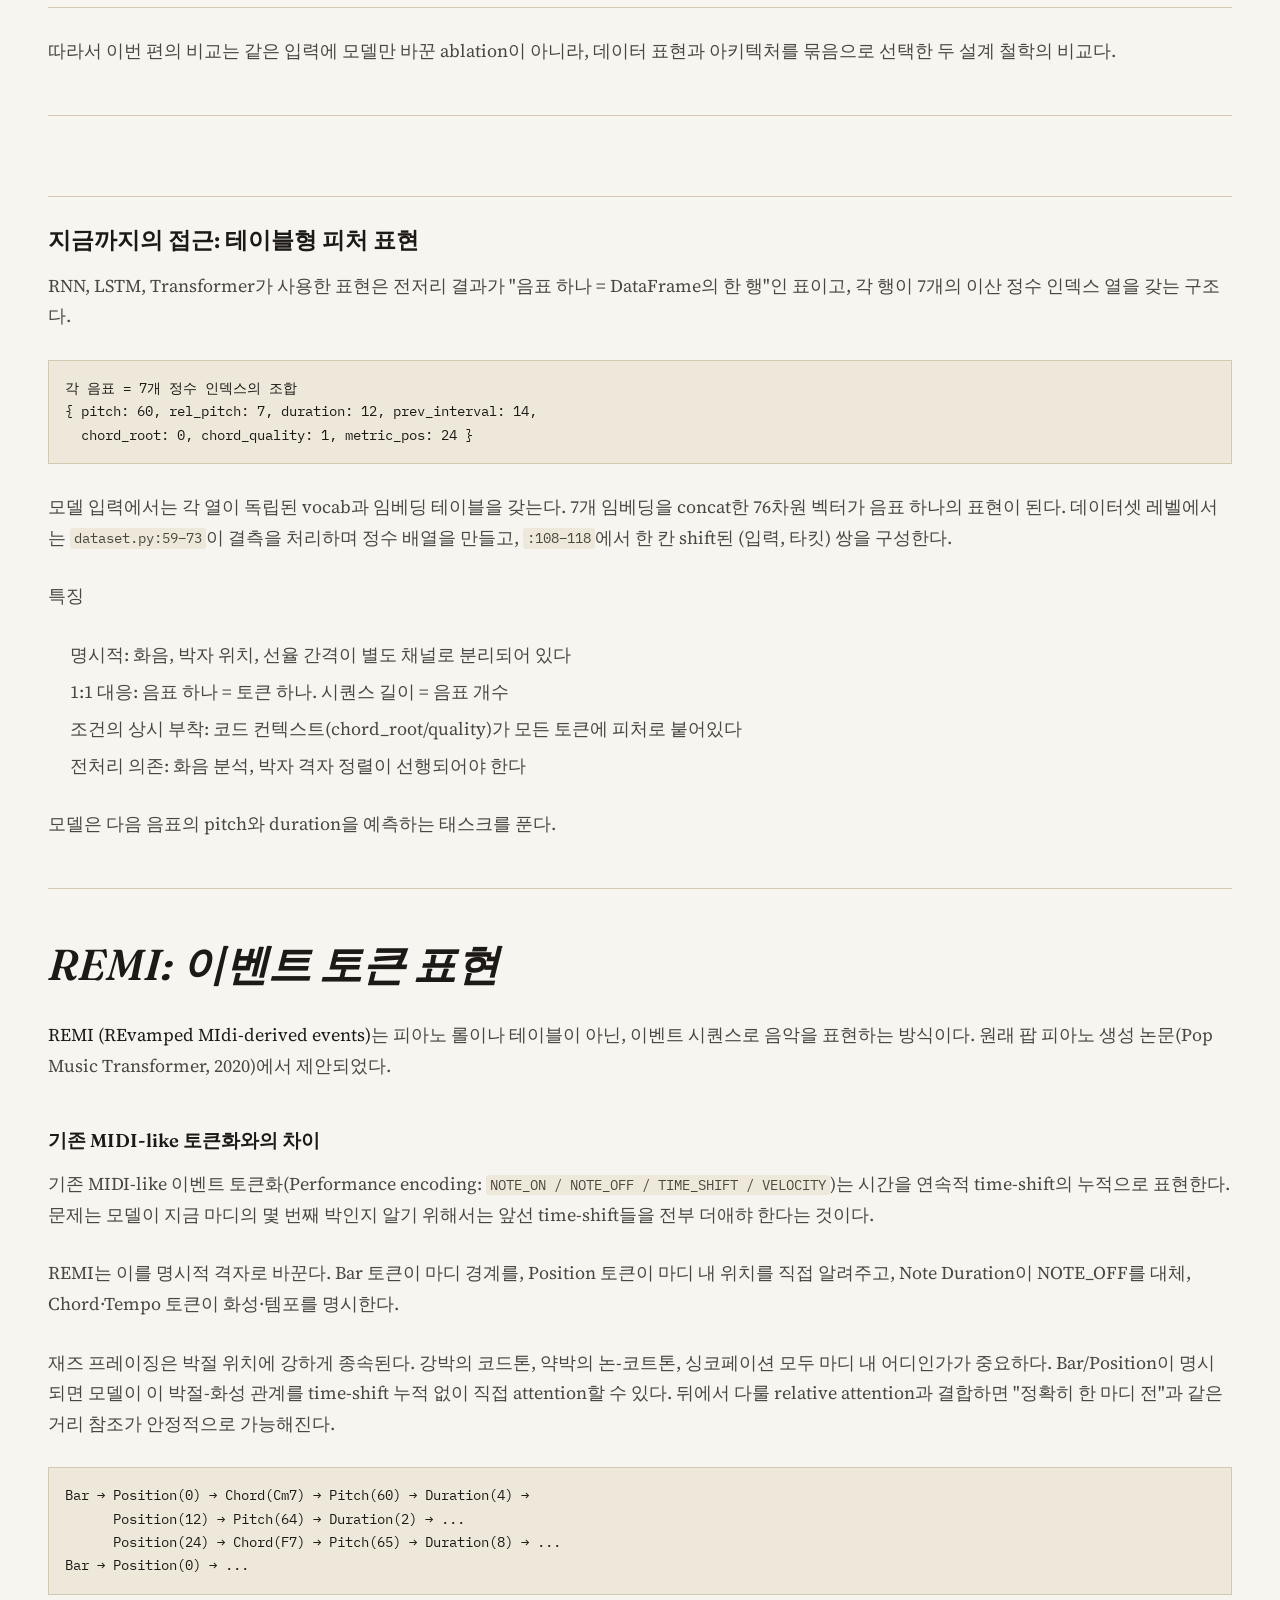
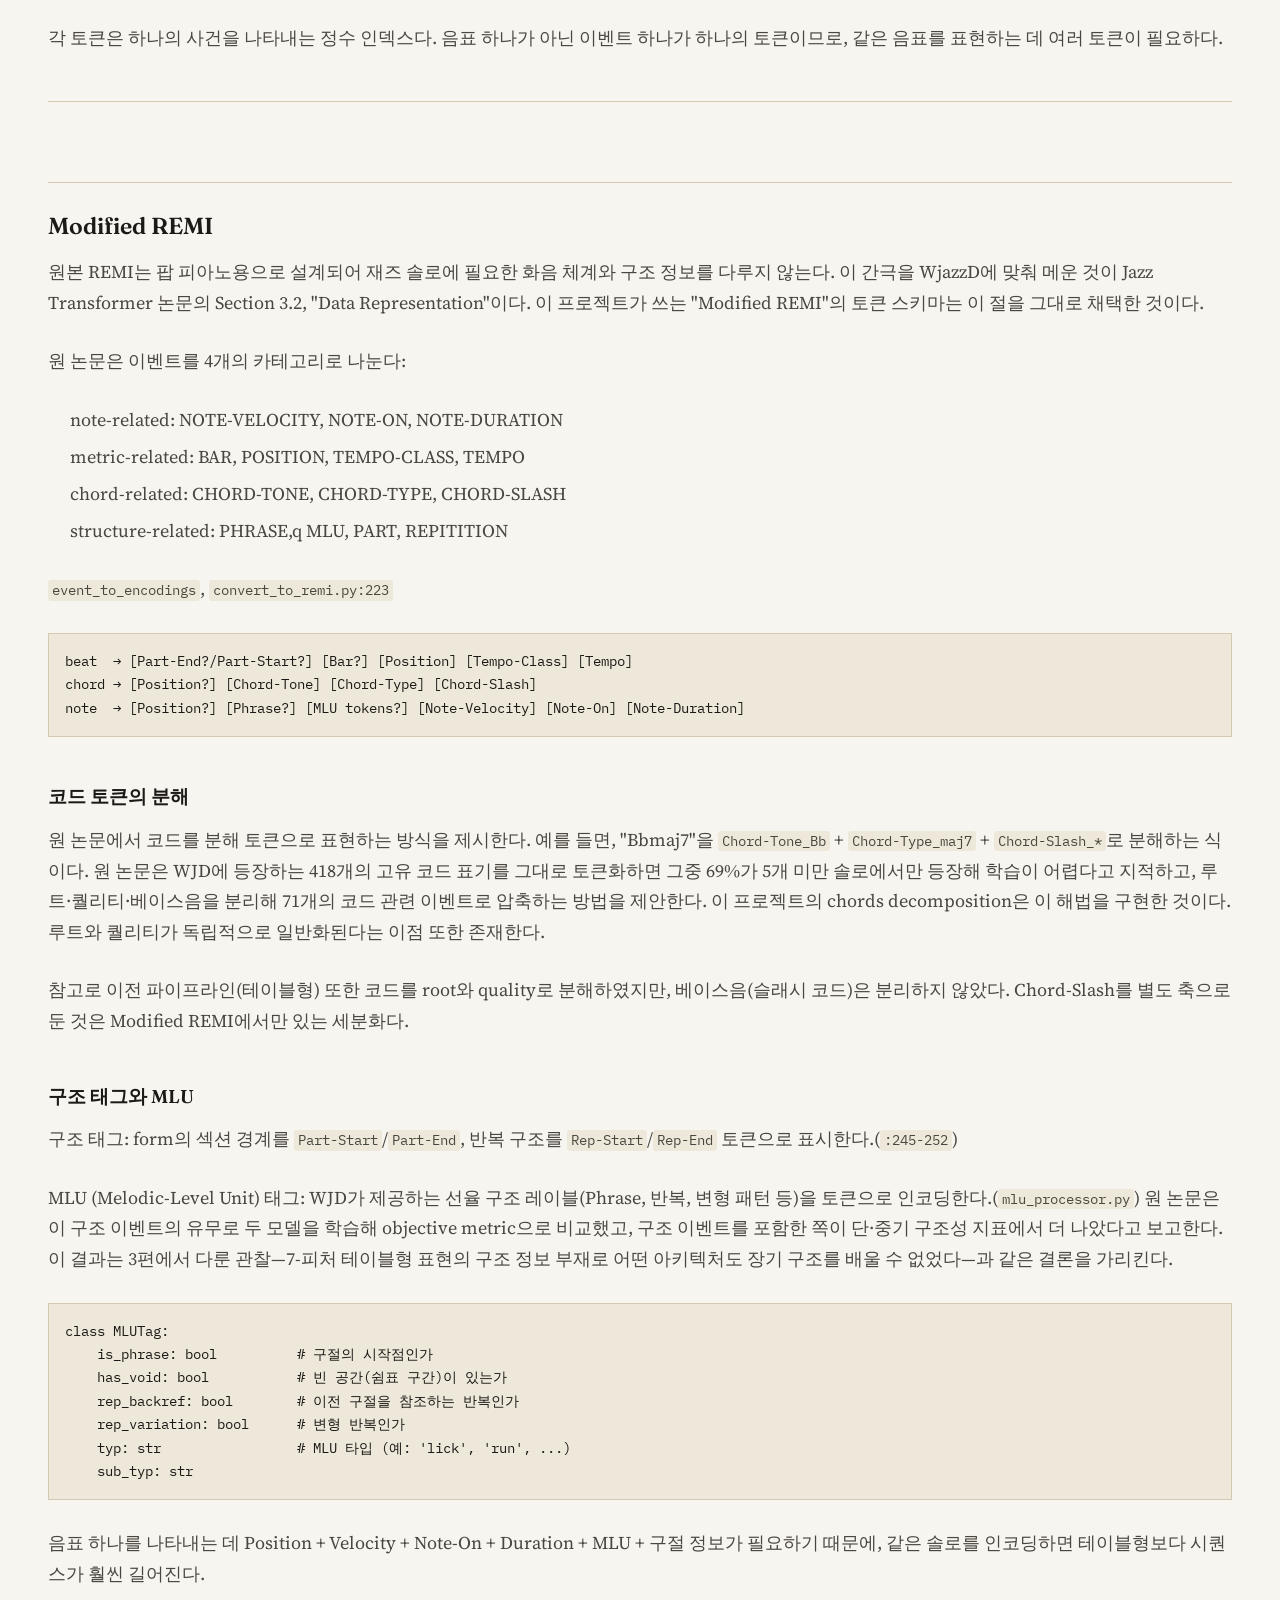
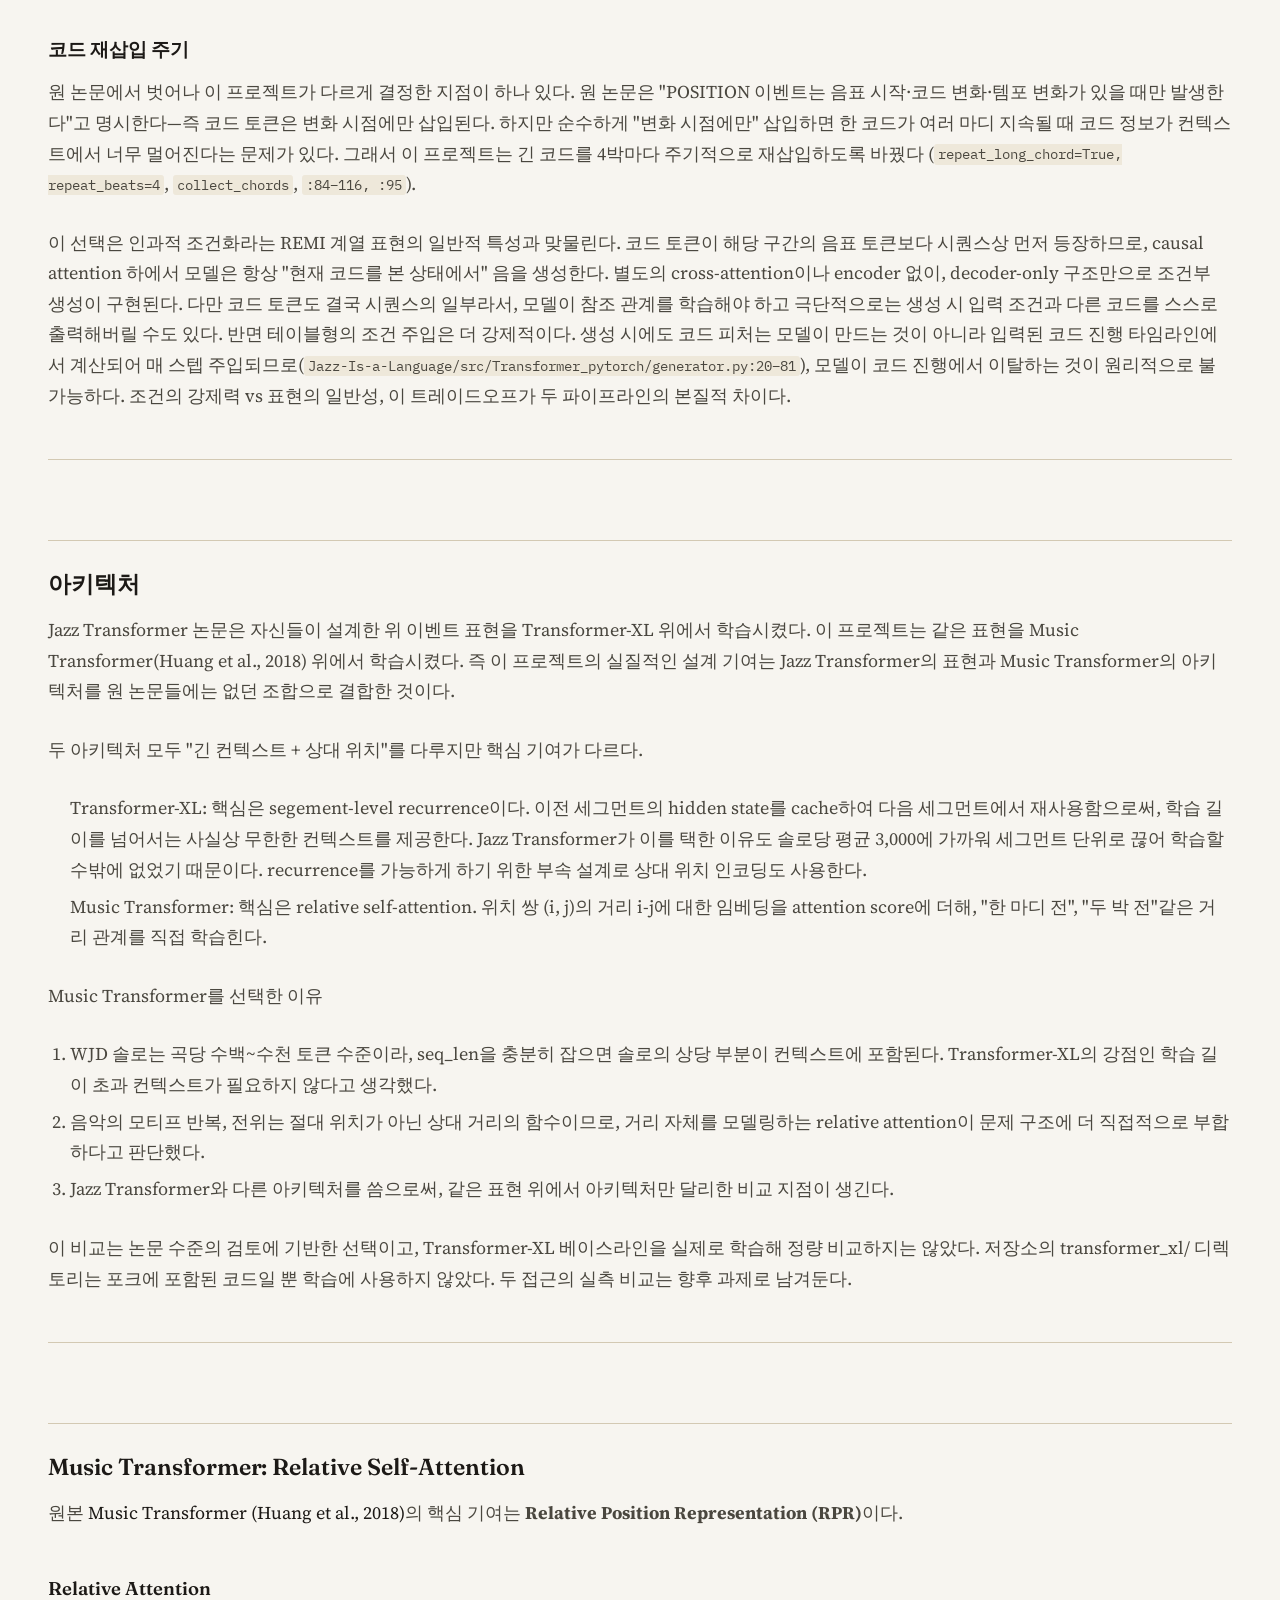
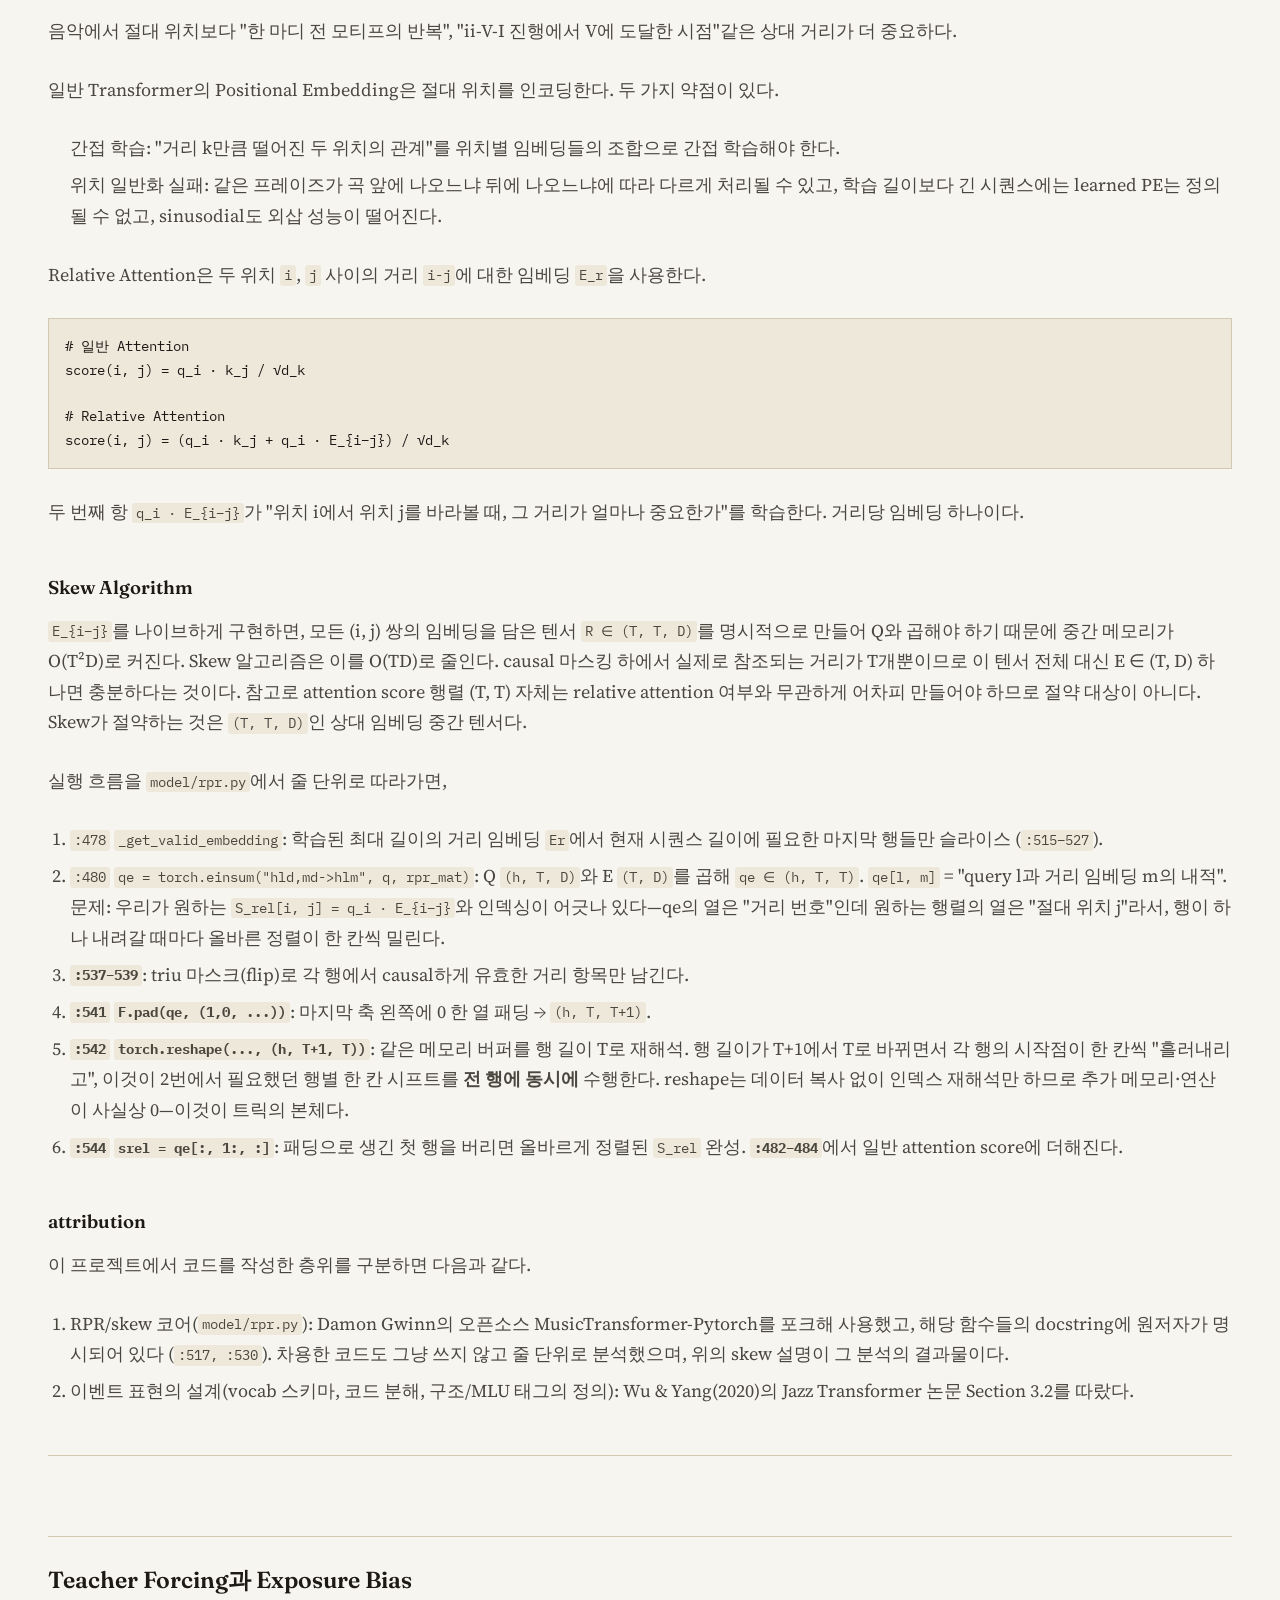
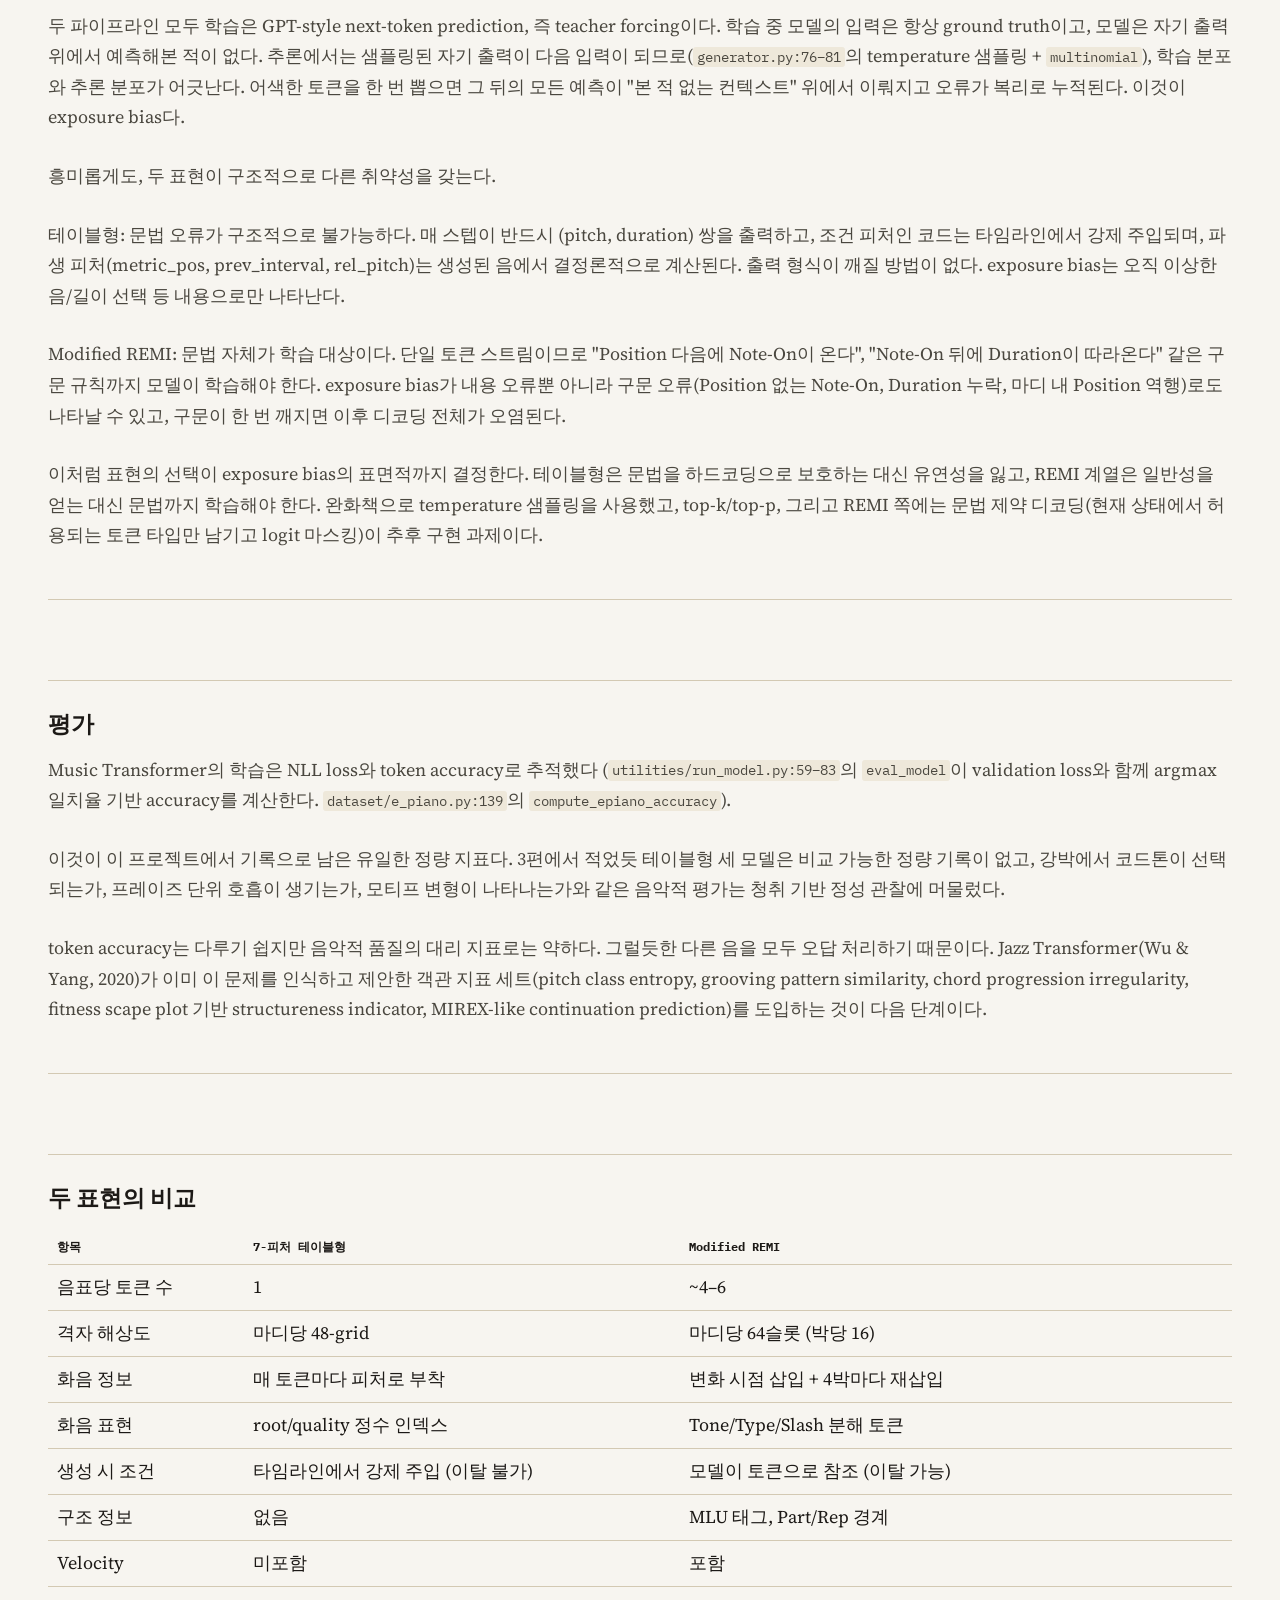
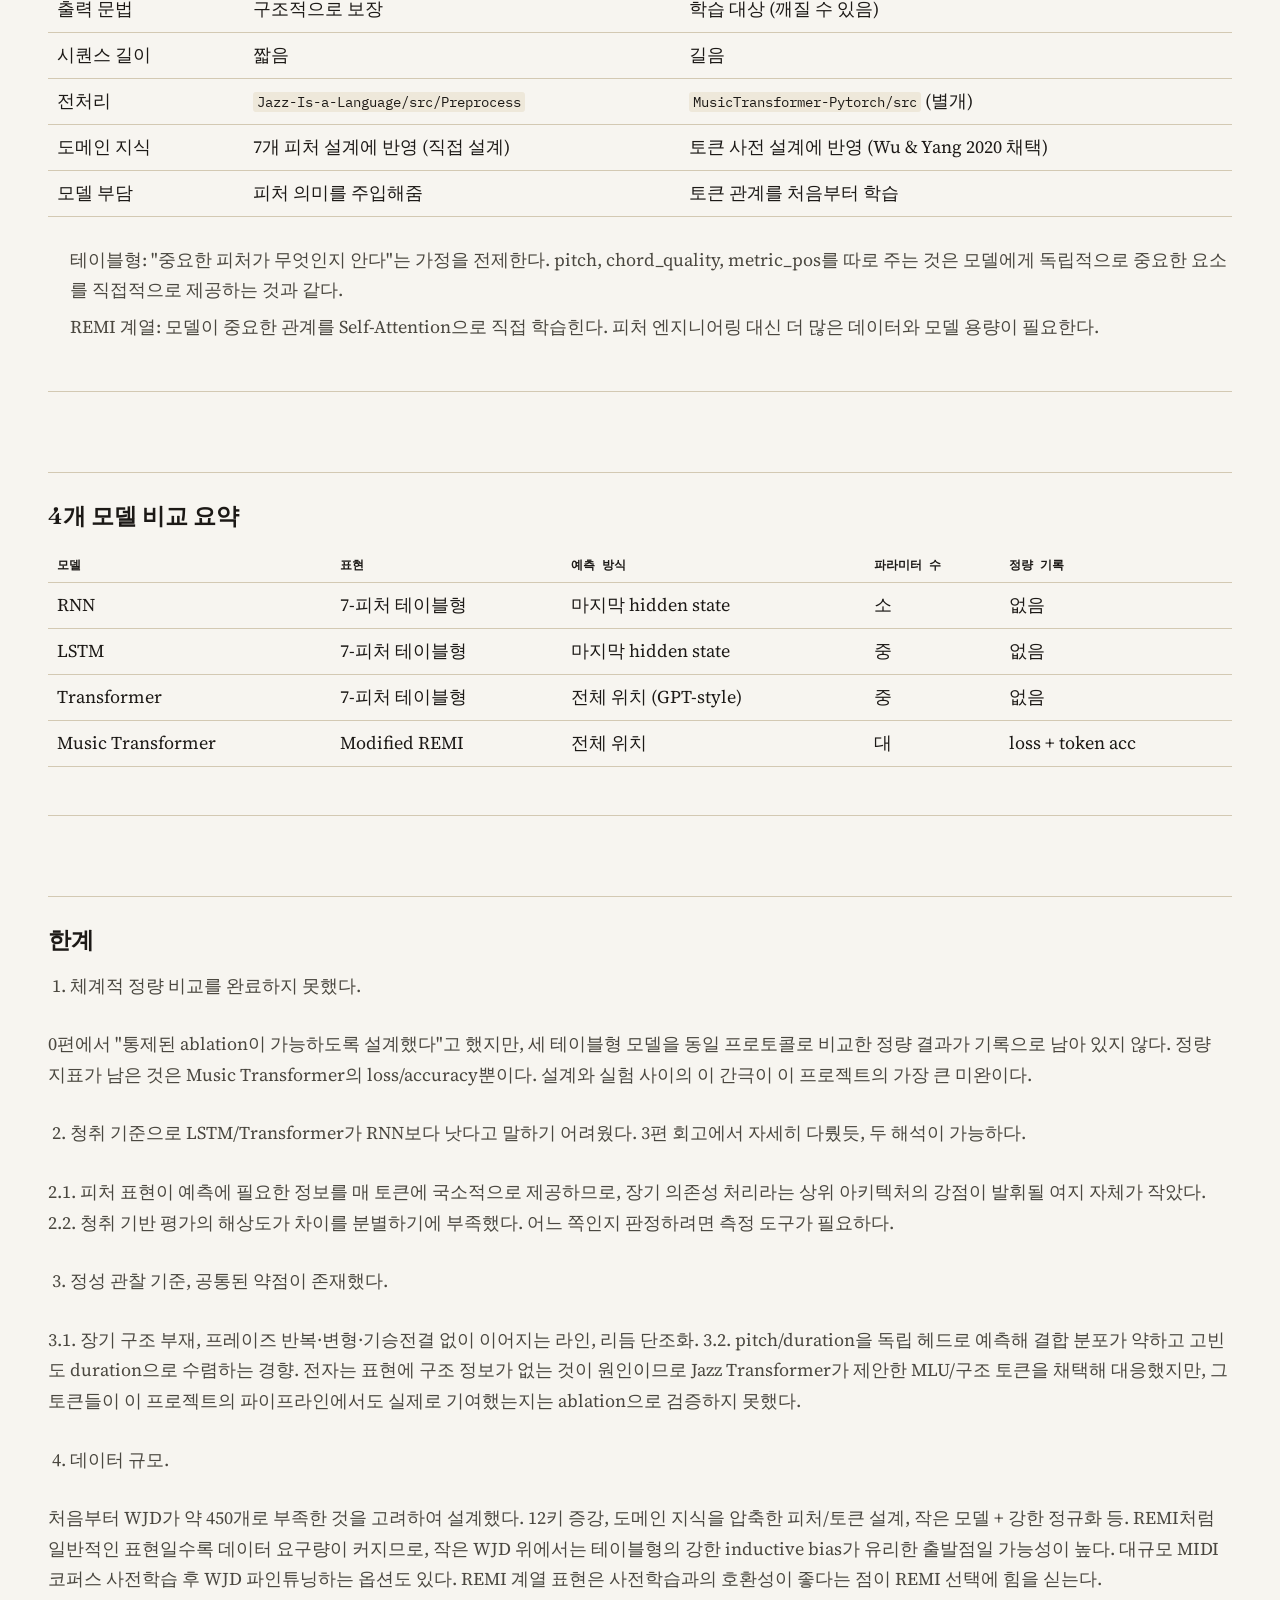
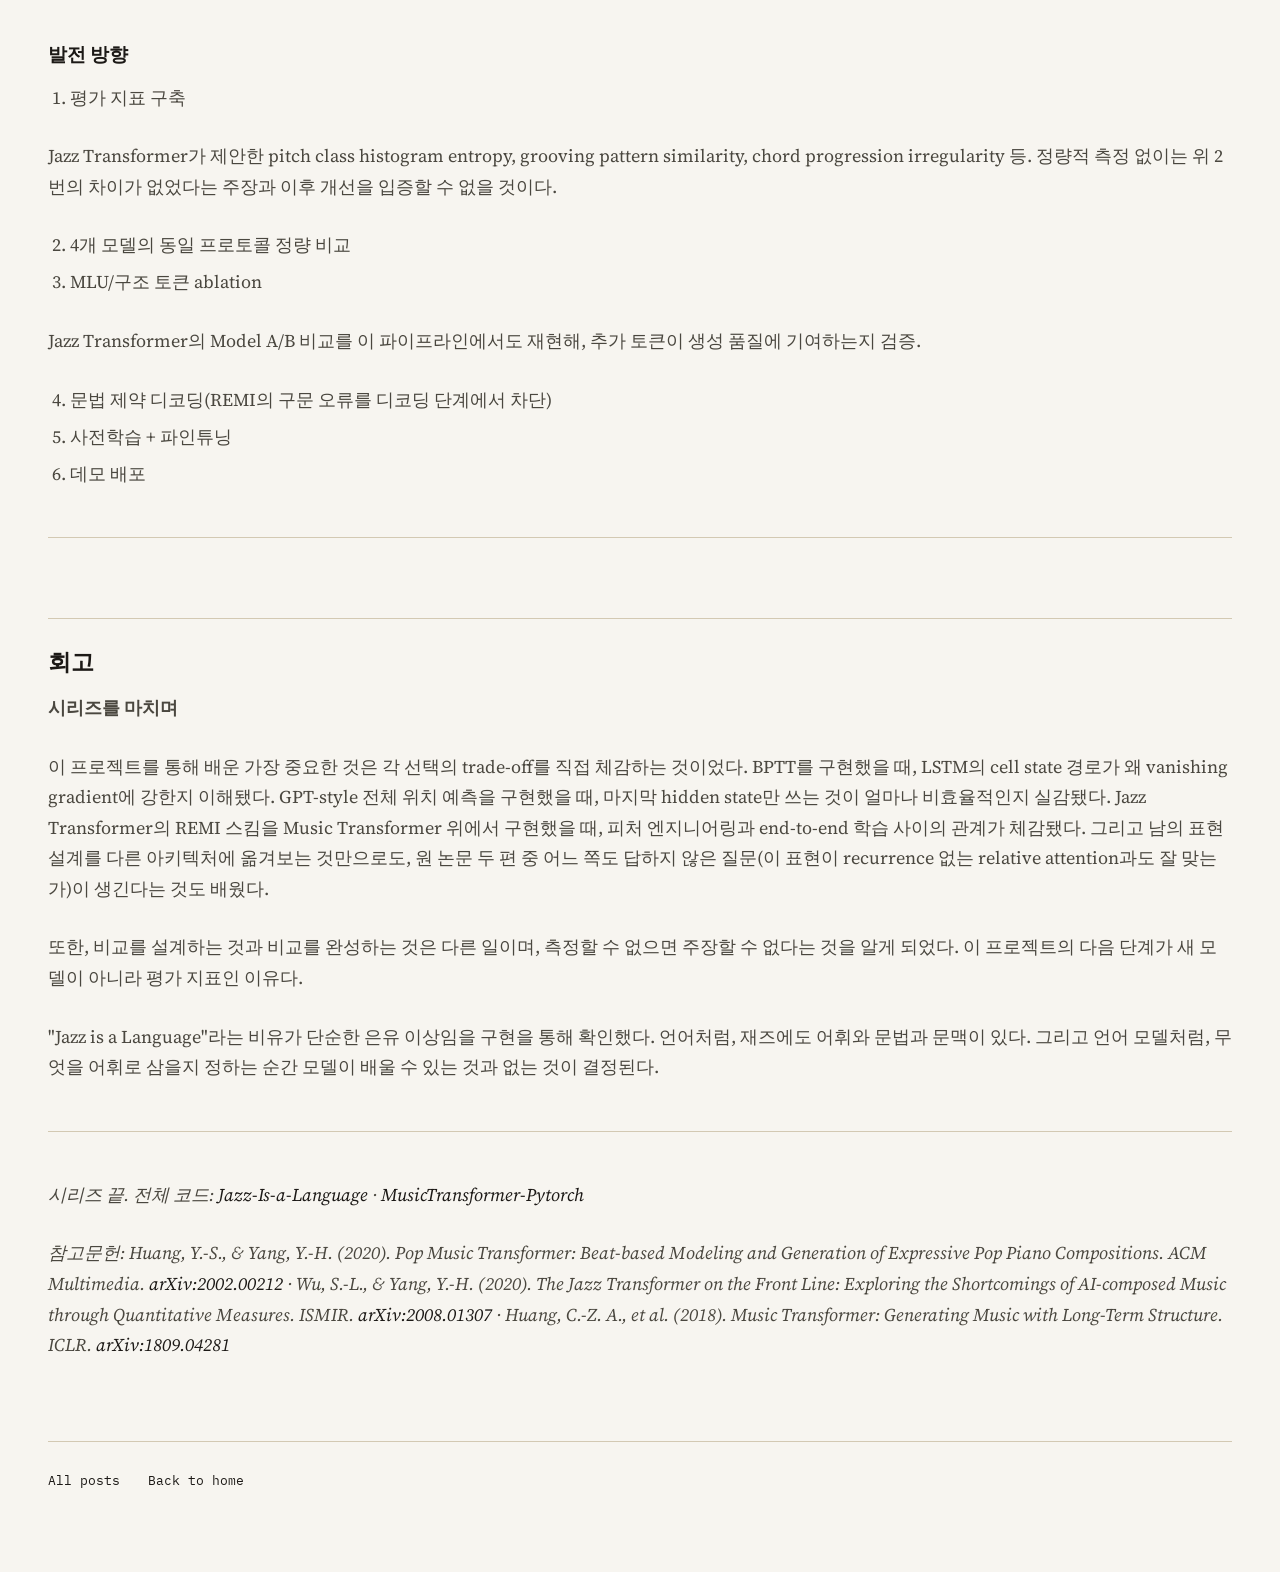
<file: posts/04_music_transformer.html>
<!DOCTYPE html>
<html lang="en">
  <head>
    <meta charset="UTF-8" />
    <meta name="viewport" content="width=device-width, initial-scale=1.0" />
    <title>[4편] Music Transformer + Modified REMI — Jaeho Jung</title>
    <link rel="stylesheet" href="../css/main.css" />
    <link rel="stylesheet" href="../css/media.css" />
  </head>
  <body class="site">
    <header class="header">
      <div class="wrap header-wrap">
        <a href="../index.html#home" class="logo">Jaeho Jung</a>
        <nav class="nav" aria-label="Primary navigation">
          <a href="../index.html#about" class="nav-link">About</a>
          <a href="../index.html#projects" class="nav-link">Research</a>
          <a href="index.html" class="nav-link active">Writing</a>
          <a href="../index.html#performance" class="nav-link">Performance</a>
          <a href="../index.html#contact" class="nav-link">Contact</a>
        </nav>
      </div>
    </header>

    <main>
      <article class="post-page wrap">
        <div class="post-kicker">Jazz Is a Language</div>
        <div class="post-content">
<h1>[4편] Music Transformer + Modified REMI</h1>
<blockquote><p>이 글은 &quot;Jazz is a Language&quot; 시리즈의 4편이자 마지막 편이다.</p><p>3편까지의 7-피처 테이블형 표현과 달리, 이번 편은</p><p>음악을 이벤트 토큰 시퀀스로 표현한다.</p><p>여기서 쓰는 이벤트 표현(&quot;Modified REMI&quot;)은</p><p><a href="https://arxiv.org/abs/2008.01307" target="_blank" rel="noreferrer">Wu &amp; Yang, &quot;The Jazz Transformer on the Front Line&quot; (ISMIR 2020)</a>이</p><p>WJazzD에 맞춰 설계한 스킴을 그대로 채택한 것이고, 이 프로젝트가 한 일은</p><p>그 표현을 <a href="https://arxiv.org/abs/1809.04281" target="_blank" rel="noreferrer">Music Transformer (Huang et al., 2018)</a>의</p><p>relative self-attention 아키텍처 위에서 직접 구현·학습시킨 것이다.</p><p>두 접근의 차이와 각각의 장단점을 정리한다.</p><p>코드 참조: <a href="https://github.com/Jaeho-Jung/MusicTransformer-Pytorch" target="_blank" rel="noreferrer">MusicTransformer-Pytorch</a> 저장소, <code>파일경로:줄번호</code> 형식.</p></blockquote>
<hr />
<h2>파이프라인의 차이</h2>
<p>1~3편의 세 모델(RNN/LSTM/Transformer)과 이번 편의 Music Transformer는 별개의 두 파이프라인이다. 같은 WJD를 다르게 처리한다.</p>
<div class="markdown-table-wrap"><table><thead><tr><th>구분</th><th>파이프라인 A — 테이블형</th><th>파이프라인 B — Modified REMI</th></tr></thead><tbody><tr><td>사용 모델</td><td>RNN / LSTM / Transformer</td><td>Music Transformer</td></tr><tr><td>코드 위치</td><td><code>Jazz-Is-a-Language/src/Preprocess</code></td><td><code>MusicTransformer-Pytorch/src</code></td></tr><tr><td>변환 과정</td><td>WJD → 7-피처 DataFrame</td><td>WJD <code>mcsv</code> → REMI 토큰</td></tr><tr><td>데이터 형태</td><td>표 형태의 feature row</td><td>토큰 시퀀스</td></tr><tr><td>시간 격자</td><td>마디당 48-grid</td><td>마디당 64슬롯 / 박당 16슬롯</td></tr><tr><td>코드 표현</td><td><code>root</code> / <code>quality</code> 정수 인덱스</td><td><code>Tone</code> / <code>Type</code> / <code>Slash</code> 토큰</td></tr><tr><td>Velocity</td><td>없음</td><td>있음</td></tr><tr><td>입력 단위</td><td>한 시점의 feature 묶음</td><td>하나의 음악 이벤트 토큰</td></tr></tbody></table></div>
<p>따라서 이번 편의 비교는 같은 입력에 모델만 바꾼 ablation이 아니라, 데이터 표현과 아키텍처를 묶음으로 선택한 두 설계 철학의 비교다.</p>
<hr />
<h2>지금까지의 접근: 테이블형 피처 표현</h2>
<p>RNN, LSTM, Transformer가 사용한 표현은 전저리 결과가 &quot;음표 하나 = DataFrame의 한 행&quot;인 표이고, 각 행이 7개의 이산 정수 인덱스 열을 갖는 구조다.</p>
<pre><code>각 음표 = 7개 정수 인덱스의 조합
{ pitch: 60, rel_pitch: 7, duration: 12, prev_interval: 14,
  chord_root: 0, chord_quality: 1, metric_pos: 24 }</code></pre>
<p>모델 입력에서는 각 열이 독립된 vocab과 임베딩 테이블을 갖는다. 7개 임베딩을 concat한 76차원 벡터가 음표 하나의 표현이 된다. 데이터셋 레벨에서는 <code>dataset.py:59–73</code>이 결측을 처리하며 정수 배열을 만들고, <code>:108–118</code>에서 한 칸 shift된 (입력, 타킷) 쌍을 구성한다.</p>
<p>특징</p>
<ul><li>명시적: 화음, 박자 위치, 선율 간격이 별도 채널로 분리되어 있다</li><li>1:1 대응: 음표 하나 = 토큰 하나. 시퀀스 길이 = 음표 개수</li><li>조건의 상시 부착: 코드 컨텍스트(chord_root/quality)가 모든 토큰에 피처로 붙어있다</li><li>전처리 의존: 화음 분석, 박자 격자 정렬이 선행되어야 한다</li></ul>
<p>모델은 다음 음표의 pitch와 duration을 예측하는 태스크를 푼다.</p>
<hr />
<h1>REMI: 이벤트 토큰 표현</h1>
<p><a href="https://arxiv.org/abs/2002.00212" target="_blank" rel="noreferrer">REMI (REvamped MIdi-derived events)</a>는 피아노 롤이나 테이블이 아닌, 이벤트 시퀀스로 음악을 표현하는 방식이다. 원래 팝 피아노 생성 논문(Pop Music Transformer, 2020)에서 제안되었다.</p>
<h3>기존 MIDI-like 토큰화와의 차이</h3>
<p>기존 MIDI-like 이벤트 토큰화(Performance encoding: <code>NOTE_ON / NOTE_OFF / TIME_SHIFT / VELOCITY</code>)는 시간을 연속적 time-shift의 누적으로 표현한다. 문제는 모델이 지금 마디의 몇 번째 박인지 알기 위해서는 앞선 time-shift들을 전부 더애햐 한다는 것이다.</p>
<p>REMI는 이를 명시적 격자로 바꾼다. Bar 토큰이 마디 경계를, Position 토큰이 마디 내 위치를 직접 알려주고, Note Duration이 NOTE_OFF를 대체, Chord·Tempo 토큰이 화성·템포를 명시한다.</p>
<p>재즈 프레이징은 박절 위치에 강하게 종속된다. 강박의 코드톤, 약박의 논-코트톤, 싱코페이션 모두 마디 내 어디인가가 중요하다. Bar/Position이 명시되면 모델이 이 박절-화성 관계를 time-shift 누적 없이 직접 attention할 수 있다. 뒤에서 다룰 relative attention과 결합하면 &quot;정확히 한 마디 전&quot;과 같은 거리 참조가 안정적으로 가능해진다.</p>
<pre><code>Bar → Position(0) → Chord(Cm7) → Pitch(60) → Duration(4) →
      Position(12) → Pitch(64) → Duration(2) → ...
      Position(24) → Chord(F7) → Pitch(65) → Duration(8) → ...
Bar → Position(0) → ...</code></pre>
<p>각 토큰은 하나의 사건을 나타내는 정수 인덱스다. 음표 하나가 아닌 이벤트 하나가 하나의 토큰이므로, 같은 음표를 표현하는 데 여러 토큰이 필요하다.</p>
<hr />
<h2>Modified REMI</h2>
<p>원본 REMI는 팝 피아노용으로 설계되어 재즈 솔로에 필요한 화음 체계와 구조 정보를 다루지 않는다. 이 간극을 WjazzD에 맞춰 메운 것이 Jazz Transformer 논문의 Section 3.2, &quot;Data Representation&quot;이다. 이 프로젝트가 쓰는 &quot;Modified REMI&quot;의 토큰 스키마는 이 절을 그대로 채택한 것이다.</p>
<p>원 논문은 이벤트를 4개의 카테고리로 나눈다:</p>
<ul><li>note-related: NOTE-VELOCITY, NOTE-ON, NOTE-DURATION</li><li>metric-related: BAR, POSITION, TEMPO-CLASS, TEMPO</li><li>chord-related: CHORD-TONE, CHORD-TYPE, CHORD-SLASH</li><li>structure-related: PHRASE,q MLU, PART, REPITITION</li></ul>
<p><code>event_to_encodings</code>, <code>convert_to_remi.py:223</code></p>
<pre><code>beat  → [Part-End?/Part-Start?] [Bar?] [Position] [Tempo-Class] [Tempo]
chord → [Position?] [Chord-Tone] [Chord-Type] [Chord-Slash]
note  → [Position?] [Phrase?] [MLU tokens?] [Note-Velocity] [Note-On] [Note-Duration]</code></pre>
<h3>코드 토큰의 분해</h3>
<p>원 논문에서 코드를 분해 토큰으로 표현하는 방식을 제시한다. 예를 들면, &quot;Bbmaj7&quot;을 <code>Chord-Tone_Bb</code> + <code>Chord-Type_maj7</code> + <code>Chord-Slash_*</code>로 분해하는 식이다. 원 논문은 WJD에 등장하는 418개의 고유 코드 표기를 그대로 토큰화하면 그중 69%가 5개 미만 솔로에서만 등장해 학습이 어렵다고 지적하고, 루트·퀄리티·베이스음을 분리해 71개의 코드 관련 이벤트로 압축하는 방법을 제안한다. 이 프로젝트의 chords decomposition은 이 해법을 구현한 것이다. 루트와 퀄리티가 독립적으로 일반화된다는 이점 또한 존재한다.</p>
<p>참고로 이전 파이프라인(테이블형) 또한 코드를 root와 quality로 분해하였지만, 베이스음(슬래시 코드)은 분리하지 않았다. Chord-Slash를 별도 축으로 둔 것은 Modified REMI에서만 있는 세분화다.</p>
<h3>구조 태그와 MLU</h3>
<p>구조 태그: form의 섹션 경계를 <code>Part-Start</code>/<code>Part-End</code>, 반복 구조를 <code>Rep-Start</code>/<code>Rep-End</code> 토큰으로 표시한다.(<code>:245-252</code>)</p>
<p>MLU (Melodic-Level Unit) 태그: WJD가 제공하는 선율 구조 레이블(Phrase, 반복, 변형 패턴 등)을 토큰으로 인코딩한다.(<code>mlu_processor.py</code>) 원 논문은 이 구조 이벤트의 유무로 두 모델을 학습해 objective metric으로 비교했고, 구조 이벤트를 포함한 쪽이 단·중기 구조성 지표에서 더 나았다고 보고한다. 이 결과는 3편에서 다룬 관찰—7-피처 테이블형 표현의 구조 정보 부재로 어떤 아키텍처도 장기 구조를 배울 수 없었다—과 같은 결론을 가리킨다.</p>
<pre><code>class MLUTag:
    is_phrase: bool          # 구절의 시작점인가
    has_void: bool           # 빈 공간(쉼표 구간)이 있는가
    rep_backref: bool        # 이전 구절을 참조하는 반복인가
    rep_variation: bool      # 변형 반복인가
    typ: str                 # MLU 타입 (예: &#39;lick&#39;, &#39;run&#39;, ...)
    sub_typ: str</code></pre>
<p>음표 하나를 나타내는 데 Position + Velocity + Note-On + Duration + MLU + 구절 정보가 필요하기 때문에, 같은 솔로를 인코딩하면 테이블형보다 시퀀스가 훨씬 길어진다.</p>
<h3>코드 재삽입 주기</h3>
<p>원 논문에서 벗어나 이 프로젝트가 다르게 결정한 지점이 하나 있다. 원 논문은 &quot;POSITION 이벤트는 음표 시작·코드 변화·템포 변화가 있을 때만 발생한다&quot;고 명시한다—즉 코드 토큰은 변화 시점에만 삽입된다. 하지만 순수하게 &quot;변화 시점에만&quot; 삽입하면 한 코드가 여러 마디 지속될 때 코드 정보가 컨텍스트에서 너무 멀어진다는 문제가 있다. 그래서 이 프로젝트는 긴 코드를 4박마다 주기적으로 재삽입하도록 바꿨다 (<code>repeat_long_chord=True, repeat_beats=4</code>, <code>collect_chords</code>, <code>:84–116, :95</code>).</p>
<p>이 선택은 인과적 조건화라는 REMI 계열 표현의 일반적 특성과 맞물린다. 코드 토큰이 해당 구간의 음표 토큰보다 시퀀스상 먼저 등장하므로, causal attention 하에서 모델은 항상 &quot;현재 코드를 본 상태에서&quot; 음을 생성한다. 별도의 cross-attention이나 encoder 없이, decoder-only 구조만으로 조건부 생성이 구현된다. 다만 코드 토큰도 결국 시퀀스의 일부라서, 모델이 참조 관계를 학습해야 하고 극단적으로는 생성 시 입력 조건과 다른 코드를 스스로 출력해버릴 수도 있다. 반면 테이블형의 조건 주입은 더 강제적이다. 생성 시에도 코드 피처는 모델이 만드는 것이 아니라 입력된 코드 진행 타임라인에서 계산되어 매 스텝 주입되므로(<code>Jazz-Is-a-Language/src/Transformer_pytorch/generator.py:20–81</code>), 모델이 코드 진행에서 이탈하는 것이 원리적으로 불가능하다. 조건의 강제력 vs 표현의 일반성, 이 트레이드오프가 두 파이프라인의 본질적 차이다.</p>
<hr />
<h2>아키텍처</h2>
<p>Jazz Transformer 논문은 자신들이 설계한 위 이벤트 표현을 Transformer-XL 위에서 학습시켰다. 이 프로젝트는 같은 표현을 Music Transformer(Huang et al., 2018) 위에서 학습시켰다. 즉 이 프로젝트의 실질적인 설계 기여는 Jazz Transformer의 표현과 Music Transformer의 아키텍처를 원 논문들에는 없던 조합으로 결합한 것이다.</p>
<p>두 아키텍처 모두 &quot;긴 컨텍스트 + 상대 위치&quot;를 다루지만 핵심 기여가 다르다.</p>
<ul><li>Transformer-XL: 핵심은 segement-level recurrence이다. 이전 세그먼트의 hidden state를 cache하여 다음 세그먼트에서 재사용함으로써, 학습 길이를 넘어서는 사실상 무한한 컨텍스트를 제공한다. Jazz Transformer가 이를 택한 이유도 솔로당 평균 3,000에 가까워 세그먼트 단위로 끊어 학습할 수밖에 없었기 때문이다. recurrence를 가능하게 하기 위한 부속 설계로 상대 위치 인코딩도 사용한다.</li><li>Music Transformer: 핵심은 relative self-attention. 위치 쌍 (i, j)의 거리 i-j에 대한 임베딩을 attention score에 더해, &quot;한 마디 전&quot;, &quot;두 박 전&quot;같은 거리 관계를 직접 학습힌다.</li></ul>
<p>Music Transformer를 선택한 이유</p>
<ol><li>WJD 솔로는 곡당 수백~수천 토큰 수준이라, seq_len을 충분히 잡으면 솔로의 상당 부분이 컨텍스트에 포함된다. Transformer-XL의 강점인 학습 길이 초과 컨텍스트가 필요하지 않다고 생각했다.</li><li>음악의 모티프 반복, 전위는 절대 위치가 아닌 상대 거리의 함수이므로, 거리 자체를 모델링하는 relative attention이 문제 구조에 더 직접적으로 부합하다고 판단했다.</li><li>Jazz Transformer와 다른 아키텍처를 씀으로써, 같은 표현 위에서 아키텍처만 달리한 비교 지점이 생긴다.</li></ol>
<p>이 비교는 논문 수준의 검토에 기반한 선택이고, Transformer-XL 베이스라인을 실제로 학습해 정량 비교하지는 않았다. 저장소의 transformer_xl/ 디렉토리는 포크에 포함된 코드일 뿐 학습에 사용하지 않았다. 두 접근의 실측 비교는 향후 과제로 남겨둔다.</p>
<hr />
<h2>Music Transformer: Relative Self-Attention</h2>
<p>원본 <a href="https://arxiv.org/abs/1809.04281" target="_blank" rel="noreferrer">Music Transformer (Huang et al., 2018)</a>의 핵심 기여는 <strong>Relative Position Representation (RPR)</strong>이다.</p>
<h3>Relative Attention</h3>
<p>음악에서 절대 위치보다 &quot;한 마디 전 모티프의 반복&quot;, &quot;ii-V-I 진행에서 V에 도달한 시점&quot;같은 상대 거리가 더 중요하다.</p>
<p>일반 Transformer의 Positional Embedding은 절대 위치를 인코딩한다. 두 가지 약점이 있다.</p>
<ul><li>간접 학습: &quot;거리 k만큼 떨어진 두 위치의 관계&quot;를 위치별 임베딩들의 조합으로 간접 학습해야 한다.</li><li>위치 일반화 실패: 같은 프레이즈가 곡 앞에 나오느냐 뒤에 나오느냐에 따라 다르게 처리될 수 있고, 학습 길이보다 긴 시퀀스에는 learned PE는 정의될 수 없고, sinusodial도 외삽 성능이 떨어진다.</li></ul>
<p>Relative Attention은 두 위치 <code>i</code>, <code>j</code> 사이의 거리 <code>i-j</code>에 대한 임베딩 <code>E_r</code>을 사용한다.</p>
<pre><code># 일반 Attention
score(i, j) = q_i · k_j / √d_k
 
# Relative Attention
score(i, j) = (q_i · k_j + q_i · E_{i−j}) / √d_k</code></pre>
<p>두 번째 항 <code>q_i · E_{i−j}</code>가 &quot;위치 i에서 위치 j를 바라볼 때, 그 거리가 얼마나 중요한가&quot;를 학습한다. 거리당 임베딩 하나이다.</p>
<h3>Skew Algorithm</h3>
<p><code>E_{i−j}</code>를 나이브하게 구현하면, 모든 (i, j) 쌍의 임베딩을 담은 텐서 <code>R ∈ (T, T, D)</code>를 명시적으로 만들어 Q와 곱해야 하기 때문에 중간 메모리가 O(T²D)로 커진다. Skew 알고리즘은 이를 O(TD)로 줄인다. causal 마스킹 하에서 실제로 참조되는 거리가 T개뿐이므로 이 텐서 전체 대신 E ∈ (T, D) 하나면 충분하다는 것이다. 참고로 attention score 행렬 (T, T) 자체는 relative attention 여부와 무관하게 어차피 만들어야 하므로 절약 대상이 아니다. Skew가 절약하는 것은 <code>(T, T, D)</code>인 상대 임베딩 중간 텐서다.</p>
<p>실행 흐름을 <code>model/rpr.py</code>에서 줄 단위로 따라가면,</p>
<ol><li><code>:478</code> <code>_get_valid_embedding</code>: 학습된 최대 길이의 거리 임베딩 <code>Er</code>에서 현재 시퀀스 길이에 필요한 마지막 행들만 슬라이스 (<code>:515–527</code>).</li><li><code>:480</code> <code>qe = torch.einsum(&quot;hld,md-&gt;hlm&quot;, q, rpr_mat)</code>: Q <code>(h, T, D)</code>와 E <code>(T, D)</code>를 곱해 <code>qe ∈ (h, T, T)</code>. <code>qe[l, m]</code> = &quot;query l과 거리 임베딩 m의 내적&quot;. 문제: 우리가 원하는 <code>S_rel[i, j] = q_i · E_{i−j}</code>와 인덱싱이 어긋나 있다—qe의 열은 &quot;거리 번호&quot;인데 원하는 행렬의 열은 &quot;절대 위치 j&quot;라서, 행이 하나 내려갈 때마다 올바른 정렬이 한 칸씩 밀린다.</li><li><strong><code>:537–539</code></strong>: triu 마스크(flip)로 각 행에서 causal하게 유효한 거리 항목만 남긴다.</li><li><strong><code>:541</code> <code>F.pad(qe, (1,0, ...))</code></strong>: 마지막 축 왼쪽에 0 한 열 패딩 → <code>(h, T, T+1)</code>.</li><li><strong><code>:542</code> <code>torch.reshape(..., (h, T+1, T))</code></strong>: 같은 메모리 버퍼를 행 길이 T로 재해석. 행 길이가 T+1에서 T로 바뀌면서 각 행의 시작점이 한 칸씩 &quot;흘러내리고&quot;, 이것이 2번에서 필요했던 행별 한 칸 시프트를 <strong>전 행에 동시에</strong> 수행한다. reshape는 데이터 복사 없이 인덱스 재해석만 하므로 추가 메모리·연산이 사실상 0—이것이 트릭의 본체다.</li><li><strong><code>:544</code> <code>srel = qe[:, 1:, :]</code></strong>: 패딩으로 생긴 첫 행을 버리면 올바르게 정렬된 <code>S_rel</code> 완성. <strong><code>:482–484</code></strong>에서 일반 attention score에 더해진다.</li></ol>
<h3>attribution</h3>
<p>이 프로젝트에서 코드를 작성한 층위를 구분하면 다음과 같다.</p>
<ol><li>RPR/skew 코어(<code>model/rpr.py</code>): Damon Gwinn의 오픈소스 MusicTransformer-Pytorch를 포크해 사용했고, 해당 함수들의 docstring에 원저자가 명시되어 있다 (<code>:517, :530</code>). 차용한 코드도 그냥 쓰지 않고 줄 단위로 분석했으며, 위의 skew 설명이 그 분석의 결과물이다.</li><li>이벤트 표현의 설계(vocab 스키마, 코드 분해, 구조/MLU 태그의 정의): Wu &amp; Yang(2020)의 Jazz Transformer 논문 Section 3.2를 따랐다.</li></ol>
<hr />
<h2>Teacher Forcing과 Exposure Bias</h2>
<p>두 파이프라인 모두 학습은 GPT-style next-token prediction, 즉 teacher forcing이다. 학습 중 모델의 입력은 항상 ground truth이고, 모델은 자기 출력 위에서 예측해본 적이 없다. 추론에서는 샘플링된 자기 출력이 다음 입력이 되므로(<code>generator.py:76–81</code>의 temperature 샘플링 + <code>multinomial</code>), 학습 분포와 추론 분포가 어긋난다. 어색한 토큰을 한 번 뽑으면 그 뒤의 모든 예측이 &quot;본 적 없는 컨텍스트&quot; 위에서 이뤄지고 오류가 복리로 누적된다. 이것이 exposure bias다.</p>
<p>흥미롭게도, 두 표현이 구조적으로 다른 취약성을 갖는다.</p>
<p>테이블형: 문법 오류가 구조적으로 불가능하다. 매 스텝이 반드시 (pitch, duration) 쌍을 출력하고, 조건 피처인 코드는 타임라인에서 강제 주입되며, 파생 피처(metric_pos, prev_interval, rel_pitch)는 생성된 음에서 결정론적으로 계산된다. 출력 형식이 깨질 방법이 없다. exposure bias는 오직 이상한 음/길이 선택 등 내용으로만 나타난다.</p>
<p>Modified REMI: 문법 자체가 학습 대상이다. 단일 토큰 스트림이므로 &quot;Position 다음에 Note-On이 온다&quot;, &quot;Note-On 뒤에 Duration이 따라온다&quot; 같은 구문 규칙까지 모델이 학습해야 한다. exposure bias가 내용 오류뿐 아니라 구문 오류(Position 없는 Note-On, Duration 누락, 마디 내 Position 역행)로도 나타날 수 있고, 구문이 한 번 깨지면 이후 디코딩 전체가 오염된다.</p>
<p>이처럼 표현의 선택이 exposure bias의 표면적까지 결정한다. 테이블형은 문법을 하드코딩으로 보호하는 대신 유연성을 잃고, REMI 계열은 일반성을 얻는 대신 문법까지 학습해야 한다. 완화책으로 temperature 샘플링을 사용했고, top-k/top-p, 그리고 REMI 쪽에는 문법 제약 디코딩(현재 상태에서 허용되는 토큰 타입만 남기고 logit 마스킹)이 추후 구현 과제이다.</p>
<hr />
<h2>평가</h2>
<p>Music Transformer의 학습은 NLL loss와 token accuracy로 추적했다 (<code>utilities/run_model.py:59–83</code>의 <code>eval_model</code>이 validation loss와 함께 argmax 일치율 기반 accuracy를 계산한다. <code>dataset/e_piano.py:139</code>의 <code>compute_epiano_accuracy</code>).</p>
<p>이것이 이 프로젝트에서 기록으로 남은 유일한 정량 지표다. 3편에서 적었듯 테이블형 세 모델은 비교 가능한 정량 기록이 없고, 강박에서 코드톤이 선택되는가, 프레이즈 단위 호흡이 생기는가, 모티프 변형이 나타나는가와 같은 음악적 평가는 청취 기반 정성 관찰에 머물렀다.</p>
<p>token accuracy는 다루기 쉽지만 음악적 품질의 대리 지표로는 약하다. 그럴듯한 다른 음을 모두 오답 처리하기 때문이다. Jazz Transformer(Wu &amp; Yang, 2020)가 이미 이 문제를 인식하고 제안한 객관 지표 세트(pitch class entropy, grooving pattern similarity, chord progression irregularity, fitness scape plot 기반 structureness indicator, MIREX-like continuation prediction)를 도입하는 것이 다음 단계이다.</p>
<hr />
<h2>두 표현의 비교</h2>
<div class="markdown-table-wrap"><table><thead><tr><th>항목</th><th>7-피처 테이블형</th><th>Modified REMI</th></tr></thead><tbody><tr><td>음표당 토큰 수</td><td>1</td><td>~4–6</td></tr><tr><td>격자 해상도</td><td>마디당 48-grid</td><td>마디당 64슬롯 (박당 16)</td></tr><tr><td>화음 정보</td><td>매 토큰마다 피처로 부착</td><td>변화 시점 삽입 + 4박마다 재삽입</td></tr><tr><td>화음 표현</td><td>root/quality 정수 인덱스</td><td>Tone/Type/Slash 분해 토큰</td></tr><tr><td>생성 시 조건</td><td>타임라인에서 강제 주입 (이탈 불가)</td><td>모델이 토큰으로 참조 (이탈 가능)</td></tr><tr><td>구조 정보</td><td>없음</td><td>MLU 태그, Part/Rep 경계</td></tr><tr><td>Velocity</td><td>미포함</td><td>포함</td></tr><tr><td>출력 문법</td><td>구조적으로 보장</td><td>학습 대상 (깨질 수 있음)</td></tr><tr><td>시퀀스 길이</td><td>짧음</td><td>길음</td></tr><tr><td>전처리</td><td><code>Jazz-Is-a-Language/src/Preprocess</code></td><td><code>MusicTransformer-Pytorch/src</code> (별개)</td></tr><tr><td>도메인 지식</td><td>7개 피처 설계에 반영 (직접 설계)</td><td>토큰 사전 설계에 반영 (Wu &amp; Yang 2020 채택)</td></tr><tr><td>모델 부담</td><td>피처 의미를 주입해줌</td><td>토큰 관계를 처음부터 학습</td></tr></tbody></table></div>
<ul><li>테이블형: &quot;중요한 피처가 무엇인지 안다&quot;는 가정을 전제한다. pitch, chord_quality, metric_pos를 따로 주는 것은 모델에게 독립적으로 중요한 요소를 직접적으로 제공하는 것과 같다.</li><li>REMI 계열: 모델이 중요한 관계를 Self-Attention으로 직접 학습힌다. 피처 엔지니어링 대신 더 많은 데이터와 모델 용량이 필요한다.</li></ul>
<hr />
<h2>4개 모델 비교 요약</h2>
<div class="markdown-table-wrap"><table><thead><tr><th>모델</th><th>표현</th><th>예측 방식</th><th>파라미터 수</th><th>정량 기록</th></tr></thead><tbody><tr><td>RNN</td><td>7-피처 테이블형</td><td>마지막 hidden state</td><td>소</td><td>없음</td></tr><tr><td>LSTM</td><td>7-피처 테이블형</td><td>마지막 hidden state</td><td>중</td><td>없음</td></tr><tr><td>Transformer</td><td>7-피처 테이블형</td><td>전체 위치 (GPT-style)</td><td>중</td><td>없음</td></tr><tr><td>Music Transformer</td><td>Modified REMI</td><td>전체 위치</td><td>대</td><td>loss + token acc</td></tr></tbody></table></div>
<hr />
<h2>한계</h2>
<ol><li>체계적 정량 비교를 완료하지 못했다.</li></ol>
<p>0편에서 &quot;통제된 ablation이 가능하도록 설계했다&quot;고 했지만, 세 테이블형 모델을 동일 프로토콜로 비교한 정량 결과가 기록으로 남아 있지 않다. 정량 지표가 남은 것은 Music Transformer의 loss/accuracy뿐이다. 설계와 실험 사이의 이 간극이 이 프로젝트의 가장 큰 미완이다.</p>
<ol start="2"><li>청취 기준으로 LSTM/Transformer가 RNN보다 낫다고 말하기 어려웠다. 3편 회고에서 자세히 다뤘듯, 두 해석이 가능하다.</li></ol>
<p>2.1. 피처 표현이 예측에 필요한 정보를 매 토큰에 국소적으로 제공하므로, 장기 의존성 처리라는 상위 아키텍처의 강점이 발휘될 여지 자체가 작았다. 2.2. 청취 기반 평가의 해상도가 차이를 분별하기에 부족했다. 어느 쪽인지 판정하려면 측정 도구가 필요하다.</p>
<ol start="3"><li>정성 관찰 기준, 공통된 약점이 존재했다.</li></ol>
<p>3.1. 장기 구조 부재, 프레이즈 반복·변형·기승전결 없이 이어지는 라인, 리듬 단조화. 3.2. pitch/duration을 독립 헤드로 예측해 결합 분포가 약하고 고빈도 duration으로 수렴하는 경향. 전자는 표현에 구조 정보가 없는 것이 원인이므로 Jazz Transformer가 제안한 MLU/구조 토큰을 채택해 대응했지만, 그 토큰들이 이 프로젝트의 파이프라인에서도 실제로 기여했는지는 ablation으로 검증하지 못했다.</p>
<ol start="4"><li>데이터 규모.</li></ol>
<p>처음부터 WJD가 약 450개로 부족한 것을 고려하여 설계했다. 12키 증강, 도메인 지식을 압축한 피처/토큰 설계, 작은 모델 + 강한 정규화 등. REMI처럼 일반적인 표현일수록 데이터 요구량이 커지므로, 작은 WJD 위에서는 테이블형의 강한 inductive bias가 유리한 출발점일 가능성이 높다. 대규모 MIDI 코퍼스 사전학습 후 WJD 파인튜닝하는 옵션도 있다. REMI 계열 표현은 사전학습과의 호환성이 좋다는 점이 REMI 선택에 힘을 싣는다.</p>
<h3>발전 방향</h3>
<ol><li>평가 지표 구축</li></ol>
<p>Jazz Transformer가 제안한 pitch class histogram entropy, grooving pattern similarity, chord progression irregularity 등. 정량적 측정 없이는 위 2번의 차이가 없었다는 주장과 이후 개선을 입증할 수 없을 것이다.</p>
<ol start="2"><li>4개 모델의 동일 프로토콜 정량 비교</li><li>MLU/구조 토큰 ablation</li></ol>
<p>Jazz Transformer의 Model A/B 비교를 이 파이프라인에서도 재현해, 추가 토큰이 생성 품질에 기여하는지 검증.</p>
<ol start="4"><li>문법 제약 디코딩(REMI의 구문 오류를 디코딩 단계에서 차단)</li><li>사전학습 + 파인튜닝</li><li>데모 배포</li></ol>
<hr />
<h2>회고</h2>
<p><strong>시리즈를 마치며</strong></p>
<p>이 프로젝트를 통해 배운 가장 중요한 것은 각 선택의 trade-off를 직접 체감하는 것이었다. BPTT를 구현했을 때, LSTM의 cell state 경로가 왜 vanishing gradient에 강한지 이해됐다. GPT-style 전체 위치 예측을 구현했을 때, 마지막 hidden state만 쓰는 것이 얼마나 비효율적인지 실감됐다. Jazz Transformer의 REMI 스킴을 Music Transformer 위에서 구현했을 때, 피처 엔지니어링과 end-to-end 학습 사이의 관계가 체감됐다. 그리고 남의 표현 설계를 다른 아키텍처에 옮겨보는 것만으로도, 원 논문 두 편 중 어느 쪽도 답하지 않은 질문(이 표현이 recurrence 없는 relative attention과도 잘 맞는가)이 생긴다는 것도 배웠다.</p>
<p>또한, 비교를 설계하는 것과 비교를 완성하는 것은 다른 일이며, 측정할 수 없으면 주장할 수 없다는 것을 알게 되었다. 이 프로젝트의 다음 단계가 새 모델이 아니라 평가 지표인 이유다.</p>
<p>&quot;Jazz is a Language&quot;라는 비유가 단순한 은유 이상임을 구현을 통해 확인했다. 언어처럼, 재즈에도 어휘와 문법과 문맥이 있다. 그리고 언어 모델처럼, 무엇을 어휘로 삼을지 정하는 순간 모델이 배울 수 있는 것과 없는 것이 결정된다.</p>
<hr />
<p><em>시리즈 끝. 전체 코드: <a href="https://github.com/Jaeho-Jung/Jazz-Is-a-Language" target="_blank" rel="noreferrer">Jazz-Is-a-Language</a> · <a href="https://github.com/Jaeho-Jung/MusicTransformer-Pytorch" target="_blank" rel="noreferrer">MusicTransformer-Pytorch</a></em></p>
<p><em>참고문헌: Huang, Y.-S., &amp; Yang, Y.-H. (2020). Pop Music Transformer: Beat-based Modeling and Generation of Expressive Pop Piano Compositions. ACM Multimedia. <a href="https://arxiv.org/abs/2002.00212" target="_blank" rel="noreferrer">arXiv:2002.00212</a> · Wu, S.-L., &amp; Yang, Y.-H. (2020). The Jazz Transformer on the Front Line: Exploring the Shortcomings of AI-composed Music through Quantitative Measures. ISMIR. <a href="https://arxiv.org/abs/2008.01307" target="_blank" rel="noreferrer">arXiv:2008.01307</a> · Huang, C.-Z. A., et al. (2018). Music Transformer: Generating Music with Long-Term Structure. ICLR. <a href="https://arxiv.org/abs/1809.04281" target="_blank" rel="noreferrer">arXiv:1809.04281</a></em></p>
        </div>
        <nav class="post-nav" aria-label="Post navigation">
          <a href="index.html">All posts</a>
          <a href="../index.html#writing">Back to home</a>
        </nav>
      </article>
    </main>
  </body>
</html>
</file>
<file: css/main.css>
@import "./reset.css";
@import url("https://fonts.googleapis.com/css2?family=Fraunces:ital,opsz,wght@0,9..144,400;0,9..144,500;0,9..144,600;0,9..144,700;1,9..144,400;1,9..144,500&family=IBM+Plex+Mono:wght@400;500&family=Instrument+Serif:ital@0;1&family=Source+Serif+4:ital,opsz,wght@0,8..60,400;0,8..60,500;0,8..60,600;1,8..60,400&display=swap");

:root {
  --paper: #f7f5f0;
  --paper-alt: #eee8da;
  --ink: #1c1916;
  --ink-soft: #4a473f;
  --ink-faint: #6b6759;
  --rule: #d3c9b3;
  --accent: #6b2a2a;
  --accent-wash: #efe1df;
  --brass: #74582f;
  --rail-width: 17rem;
  --font-display: "Fraunces", Georgia, serif;
  --font-mark: "Instrument Serif", Georgia, serif;
  --font-body: "Source Serif 4", Georgia, serif;
  --font-mono: "IBM Plex Mono", ui-monospace, SFMono-Regular, Menlo, monospace;
  --measure: 40rem;
  --space-1: 0.5rem;
  --space-2: 1rem;
  --space-3: 1.75rem;
  --space-4: 3rem;
  --space-5: 5rem;
}

* { box-sizing: border-box; }
html { scroll-behavior: smooth; }

body {
  margin: 0;
  background: var(--paper);
  color: var(--ink);
  font-family: var(--font-body);
  font-size: 18px;
  line-height: 1.7;
  -webkit-font-smoothing: antialiased;
  text-rendering: optimizeLegibility;
}

a {
  color: var(--ink);
  text-decoration: underline;
  text-decoration-color: var(--rule);
  text-underline-offset: 3px;
  transition: text-decoration-color 0.15s ease;
}
a:hover { text-decoration-color: var(--accent); }
a:focus-visible {
  border-radius: 2px;
  outline: 2px solid var(--accent);
  outline-offset: 2px;
}

p { margin: 0 0 var(--space-2); }

.wrap {
  max-width: var(--measure);
  margin: 0 auto;
  padding: var(--space-5) var(--space-3);
}

/* ---------- Page shell: fixed left rail + scrolling content ---------- */
/* A centered single column on a wide screen leaves large dead margins
   on both sides and reads as an unstyled text file. A persistent left
   rail (name, photo, nav, meta) anchors the page to the full width of
   the viewport and gives the layout an intentional, editorial shape. */
.layout {
  max-width: 1180px;
  margin: 0 auto;
  display: grid;
  grid-template-columns: var(--rail-width) 1fr;
}

.rail {
  position: sticky;
  top: 0;
  align-self: start;
  height: 100vh;
  overflow-y: auto;
  padding: var(--space-4) var(--space-3) var(--space-3);
  border-right: 1px solid var(--rule);
  display: flex;
  flex-direction: column;
  gap: var(--space-4);
}

.rail-photo {
  width: 100%;
  aspect-ratio: 1 / 1;
  border: 1px solid var(--rule);
  overflow: hidden;
  background: var(--paper-alt);
}
.rail-photo img {
  display: block;
  height: 100%;
  object-fit: cover;
  object-position: center;
  width: 100%;
}
.rail-photo.placeholder {
  display: flex;
  align-items: center;
  justify-content: center;
  color: var(--ink-faint);
  font-family: var(--font-mono);
  font-size: 0.72rem;
  text-align: center;
  padding: var(--space-2);
  line-height: 1.5;
}

.logo {
  color: var(--ink);
  font-family: var(--font-mark);
  font-size: 2.1rem;
  font-style: italic;
  font-weight: 400;
  text-decoration: none;
  letter-spacing: 0;
  line-height: 1.05;
}

.nav {
  display: flex;
  flex-direction: column;
  align-items: flex-start;
  gap: var(--space-1);
  color: var(--ink-soft);
  font-family: var(--font-mono);
  font-size: 0.8rem;
  letter-spacing: 0.03em;
}
.nav-link { color: var(--ink-soft); text-decoration: none; position: relative; padding: 0.15rem 0; }
.nav-link:hover,
.nav-link.active { color: var(--ink); }
.nav-link.active { color: var(--accent); }
.nav-link.active::before {
  content: "— ";
  color: var(--accent);
}

.rail-meta {
  margin-top: auto;
  color: var(--ink-faint);
  font-family: var(--font-mono);
  font-size: 0.76rem;
  line-height: 1.6;
}
.rail-links {
  display: flex;
  gap: var(--space-2);
  font-family: var(--font-mono);
  font-size: 0.76rem;
}
.rail-links a { color: var(--ink-faint); text-decoration: none; }
.rail-links a:hover { color: var(--accent); }

.content { min-width: 0; }

/* ---------- Section rhythm ---------- */
/* Alternating background bands read as a dated "striped" template.
   Instead, keep one consistent paper color and mark section changes
   with a hairline rule plus a small accent tick beside the label —
   quieter, and closer to how a printed journal separates chapters. */
main section { background: var(--paper); }
main section:not(:first-of-type):not(#about) { border-top: 1px solid var(--rule); }

main .wrap {
  max-width: none;
  width: 100%;
  margin: 0;
  padding: var(--space-5) var(--space-4);
}

/* Prose keeps a readable line length even though the section itself
   now spans the full content column. */
.prose,
.entry-body,
.writing-excerpt,
.series-sub,
.performance-note,
.contact-copy {
  max-width: 42rem;
}

/* ---------- Hero ---------- */
.hero .wrap { padding-top: var(--space-4); padding-bottom: var(--space-4); }

.eyebrow {
  color: var(--accent);
  font-family: var(--font-mono);
  font-size: 0.78rem;
  letter-spacing: 0.06em;
  margin-bottom: var(--space-2);
  text-transform: uppercase;
}

/* Much bigger, more confident scale than the rest of the page —
   this is the one place scale contrast should be dramatic. */
.thesis {
  max-width: 20ch;
  margin: 0;
  color: var(--ink);
  font-family: var(--font-display);
  font-size: clamp(2.1rem, 1.5rem + 2.6vw, 3.4rem);
  font-style: italic;
  font-weight: 400;
  line-height: 1.18;
  letter-spacing: -0.01em;
}

.hero-sub {
  max-width: 46ch;
  margin-top: var(--space-3);
  color: var(--ink-soft);
}



/* ---------- Section labels / titles ---------- */
.section-label {
  color: var(--ink-faint);
  font-family: var(--font-mono);
  font-size: 0.78rem;
  letter-spacing: 0.06em;
  margin-bottom: var(--space-3);
  text-transform: uppercase;
  display: flex;
  align-items: center;
  gap: 0.55em;
}
.section-label::before {
  content: "";
  width: 0.85em;
  height: 2px;
  background: var(--accent);
  display: inline-block;
}

.title {
  margin: 0 0 var(--space-2);
  color: var(--ink);
  font-family: var(--font-display);
  font-size: 1.9rem;
  font-weight: 600;
  line-height: 1.25;
  letter-spacing: -0.01em;
  text-align: left;
}

.prose { color: var(--ink); }
.prose p:last-child { margin-bottom: 0; }

/* ---------- Signature divider ---------- */
/* Used ONCE, directly beneath the hero. Everywhere else, sections
   are separated by the alternating background bands + a plain
   hairline top border on entries/items — not another waveform. */
.waveform {
  display: block;
  max-width: none;
  height: 22px;
  width: calc(100% - var(--space-4) * 2);
  margin: 0 var(--space-4) var(--space-1);
}

@media (max-width: 880px) {
  .layout { grid-template-columns: 1fr; max-width: 100%; }
  .rail {
    position: static;
    height: auto;
    flex-direction: row;
    flex-wrap: wrap;
    align-items: center;
    border-right: 0;
    border-bottom: 1px solid var(--rule);
    gap: var(--space-3);
  }
  .rail-photo { width: 4.5rem; height: 4.5rem; aspect-ratio: auto; flex-shrink: 0; }
  .nav { flex-direction: row; flex-wrap: wrap; gap: var(--space-2) var(--space-3); }
  .rail-meta, .rail-links { margin-top: 0; width: 100%; }
  .waveform, main .wrap { padding-left: var(--space-3); padding-right: var(--space-3); }
}
.waveform path { fill: none; stroke: var(--rule); stroke-width: 1.4; }
.waveform .accent-tick { stroke: var(--brass); stroke-width: 1.4; }

/* ---------- Focus list (About) ---------- */
.focus-list { margin-top: var(--space-3); }
.focus-item { border-top: 1px solid var(--rule); padding: var(--space-3) 0; }
.focus-item h3,
.entry-title,
.writing-title {
  margin: 0 0 var(--space-1);
  color: var(--ink);
  font-family: var(--font-display);
  font-size: 1.2rem;
  font-weight: 600;
}
.focus-item p,
.entry-body,
.writing-excerpt,
.series-sub,
.performance-note,
.contact-copy { color: var(--ink-soft); }
.series-sub { margin-bottom: var(--space-3); }

.text-links,
.entry-links,
.performance-links,
.footer-links {
  display: flex;
  flex-wrap: wrap;
  gap: var(--space-2) var(--space-3);
}
.text-links,
.entry-links,
.performance-links { margin-top: var(--space-3); }
.entry-links,
.performance-links {
  font-family: var(--font-mono);
  font-size: 0.82rem;
}
.entry-links a,
.performance-links a { color: var(--accent); text-decoration: none; }
.entry-links a:hover,
.performance-links a:hover { text-decoration: underline; }

/* ---------- Research entries ---------- */
.entry,
.entry-head { border-top: 1px solid var(--rule); }
.entry { padding: var(--space-3) 0; }
.entry:first-of-type { border-top: 0; padding-top: 0; }
.entry-head {
  display: flex;
  align-items: baseline;
  justify-content: space-between;
  flex-wrap: wrap;
  gap: var(--space-2);
  border-top: 0;
  margin-bottom: var(--space-1);
}
.entry-meta,
.writing-date,
.hero-meta {
  color: var(--ink-faint);
  font-family: var(--font-mono);
  font-size: 0.78rem;
  white-space: nowrap;
}
.entry-body { margin-top: var(--space-1); }

/* ---------- Writing list: numbered like a real series index ---------- */
.writing-item {
  display: grid;
  grid-template-columns: 8rem minmax(0, 1fr);
  gap: var(--space-3);
  border-top: 1px solid var(--rule);
  padding: var(--space-3) 0;
}
.writing-list .writing-item:first-of-type { border-top: 0; padding-top: 0; }
.writing-date {
  color: var(--brass);
  font-family: var(--font-mono);
  font-size: 0.78rem;
  font-weight: 500;
}
.writing-title a { text-decoration-color: transparent; }
.writing-title a:hover { text-decoration-color: var(--accent); }

@media (max-width: 560px) {
  .writing-item { grid-template-columns: 1fr; gap: 0.3rem; }
}

/* ---------- Contact ---------- */
.contact-email {
  border-radius: 3px;
  background: var(--accent-wash);
  color: var(--ink);
  font-family: var(--font-mono);
  font-size: 1rem;
  padding: 0.15em 0.45em;
  text-decoration-color: transparent;
}

/* ---------- Footer ---------- */
.footer {
  margin-top: 0;
  padding-top: var(--space-3);
  padding-bottom: var(--space-3);
  border-top: 1px solid var(--rule);
  display: flex;
  align-items: baseline;
  justify-content: space-between;
  gap: var(--space-2);
  color: var(--ink-faint);
  font-family: var(--font-mono);
  font-size: 0.78rem;
  background: var(--paper);
}
.footer a { color: var(--ink-faint); }
.footer a:hover { color: var(--accent); }

/* ---------- Post pages (unchanged structure) ---------- */
.post-page { max-width: 44rem; }
.post-kicker {
  color: var(--ink-faint);
  font-family: var(--font-mono);
  font-size: 0.78rem;
  letter-spacing: 0.06em;
  margin-bottom: var(--space-2);
  text-transform: uppercase;
}
.post-content { color: var(--ink); }
.post-content h1, .post-content h2, .post-content h3, .post-content h4 {
  color: var(--ink);
  font-family: var(--font-display);
  font-weight: 600;
  line-height: 1.28;
}
.post-content h1 {
  font-size: clamp(1.9rem, 1.4rem + 1.8vw, 2.7rem);
  font-style: italic;
  margin: 0 0 var(--space-3);
}
.post-content h2 {
  border-top: 1px solid var(--rule);
  font-size: 1.45rem;
  margin: var(--space-5) 0 var(--space-2);
  padding-top: var(--space-3);
}
.post-content h3 { font-size: 1.16rem; margin: var(--space-4) 0 var(--space-2); }
.post-content h4 { font-size: 1rem; margin: var(--space-3) 0 var(--space-1); }
.post-content p, .post-content ul, .post-content ol,
.post-content blockquote, .post-content pre,
.post-content .markdown-table-wrap { margin: 0 0 var(--space-3); }
.post-content p, .post-content li { color: var(--ink-soft); }
.post-content ul, .post-content ol { padding-left: 1.35rem; }
.post-content li + li { margin-top: 0.4rem; }
.post-content blockquote {
  border-left: 3px solid var(--accent);
  color: var(--ink-soft);
  padding-left: var(--space-2);
}
.post-content blockquote p { margin-bottom: var(--space-1); }
.post-content hr { border: 0; border-top: 1px solid var(--rule); margin: var(--space-4) 0; }
.post-content code, .post-content pre { font-family: var(--font-mono); font-size: 0.86rem; }
.post-content code { background: var(--paper-alt); border-radius: 3px; padding: 0.08rem 0.25rem; }
.post-content pre { background: var(--paper-alt); border: 1px solid var(--rule); overflow-x: auto; padding: var(--space-2); }
.post-content pre code { background: transparent; padding: 0; }
.markdown-table-wrap { overflow-x: auto; }
.post-content table { border-collapse: collapse; width: 100%; }
.post-content th, .post-content td {
  border-bottom: 1px solid var(--rule);
  padding: 0.45rem 0.55rem;
  text-align: left;
  vertical-align: top;
}
.post-content th { color: var(--ink); font-family: var(--font-mono); font-size: 0.78rem; }
.post-nav {
  border-top: 1px solid var(--rule);
  display: flex;
  flex-wrap: wrap;
  font-family: var(--font-mono);
  font-size: 0.82rem;
  gap: var(--space-2) var(--space-3);
  margin-top: var(--space-5);
  padding-top: var(--space-3);
}
</file>
<file: css/media.css>
@media (max-width: 720px) {
  body {
    font-size: 16.5px;
  }

  .wrap {
    padding-right: 1.25rem;
    padding-left: 1.25rem;
  }

  .header-wrap,
  .footer {
    align-items: flex-start;
    flex-direction: column;
  }

  .nav {
    gap: 0.75rem 1rem;
  }

  .writing-item,
  .entry-head {
    display: block;
  }

  .writing-date,
  .entry-meta {
    display: block;
    margin-bottom: 0.5rem;
  }
}
</file>
<file: css/case-study.css>
.evidence-figure {
  margin: var(--space-4) 0;
}

.evidence-figure img {
  display: block;
  width: 100%;
  height: auto;
  border: 1px solid var(--rule);
  background: var(--paper);
}

.evidence-figure figcaption {
  max-width: 42rem;
  margin-top: 0.7rem;
  color: var(--ink-faint);
  font-family: var(--font-mono);
  font-size: 0.72rem;
  line-height: 1.55;
}

.evidence-figure figcaption strong {
  color: var(--ink-soft);
  font-weight: 500;
}

@media (min-width: 900px) {
  .post-page:has(.evidence-figure) {
    max-width: 58rem;
  }

  .post-page:has(.evidence-figure) .post-content > p,
  .post-page:has(.evidence-figure) .post-content > ul,
  .post-page:has(.evidence-figure) .post-content > ol,
  .post-page:has(.evidence-figure) .post-content > blockquote,
  .post-page:has(.evidence-figure) .post-content > h1,
  .post-page:has(.evidence-figure) .post-content > h2,
  .post-page:has(.evidence-figure) .post-content > h3,
  .post-page:has(.evidence-figure) .post-content > .markdown-table-wrap {
    max-width: 44rem;
  }
}
</file>
